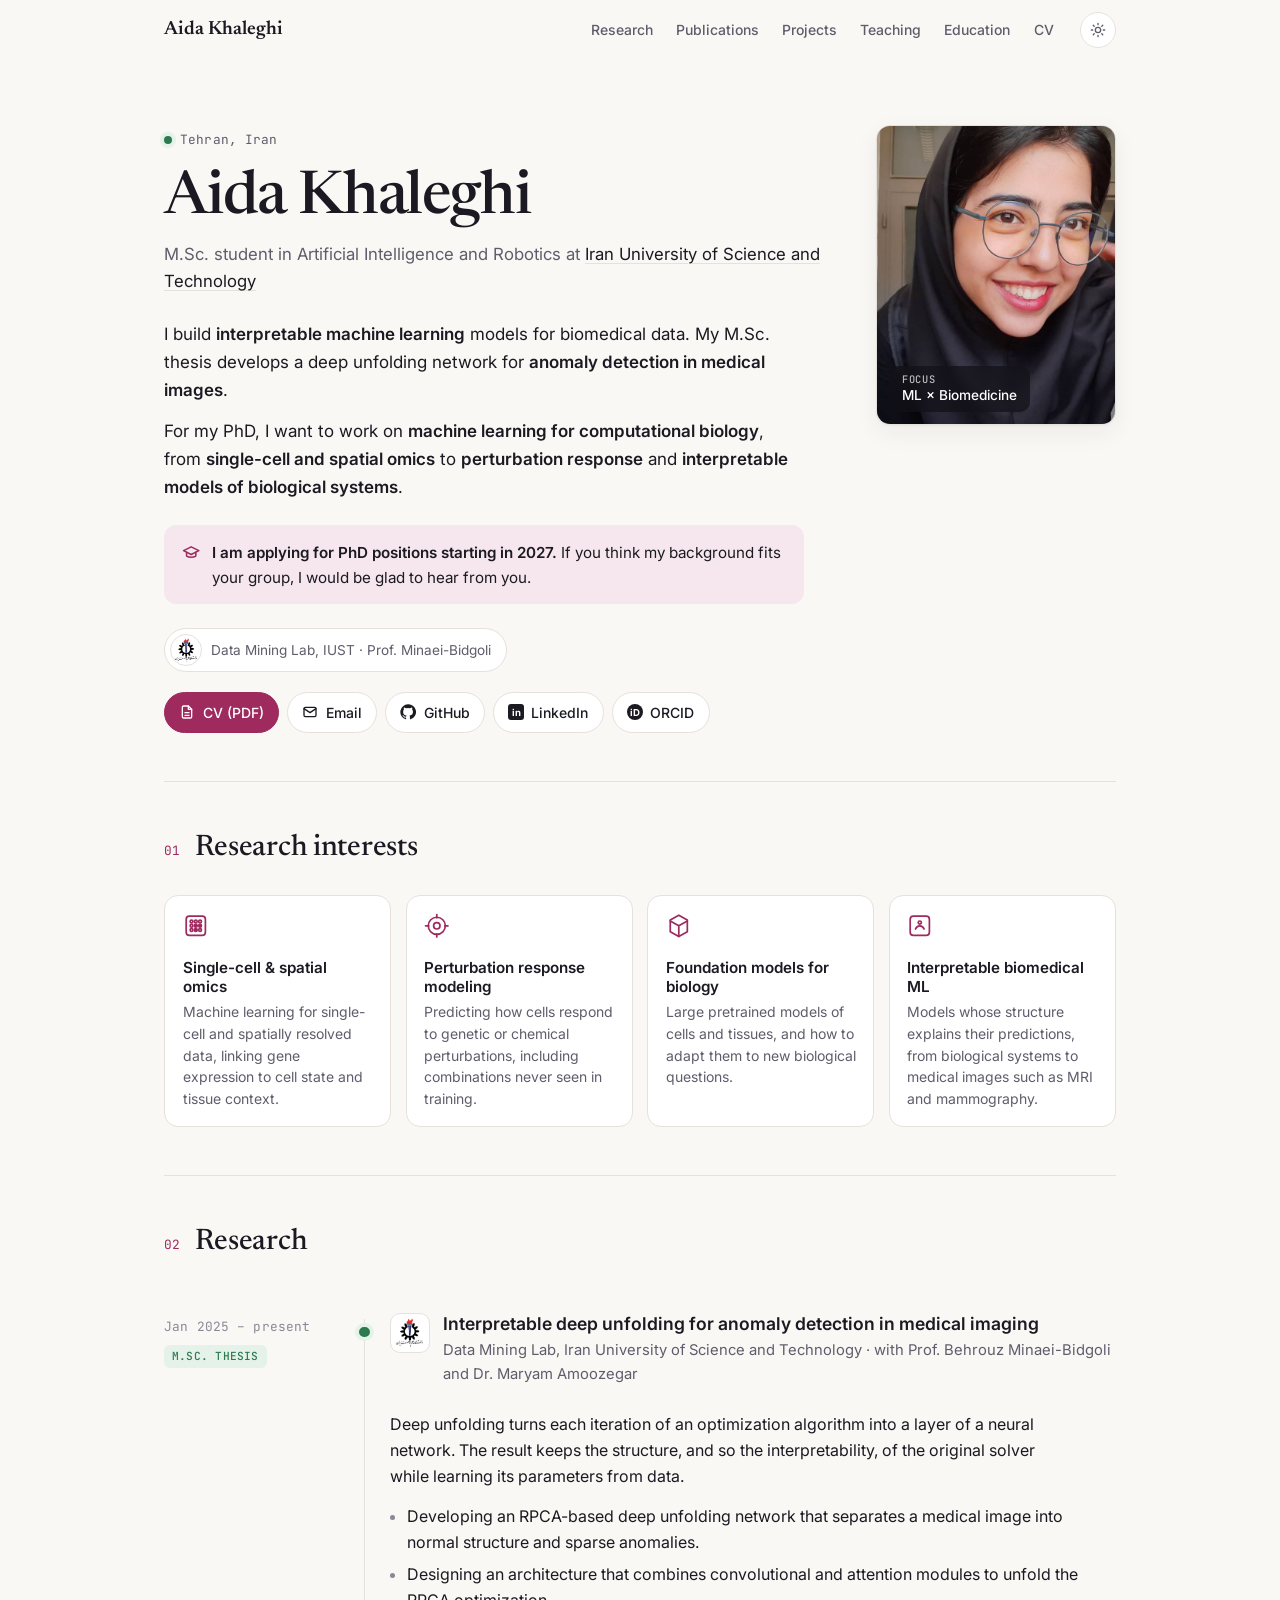
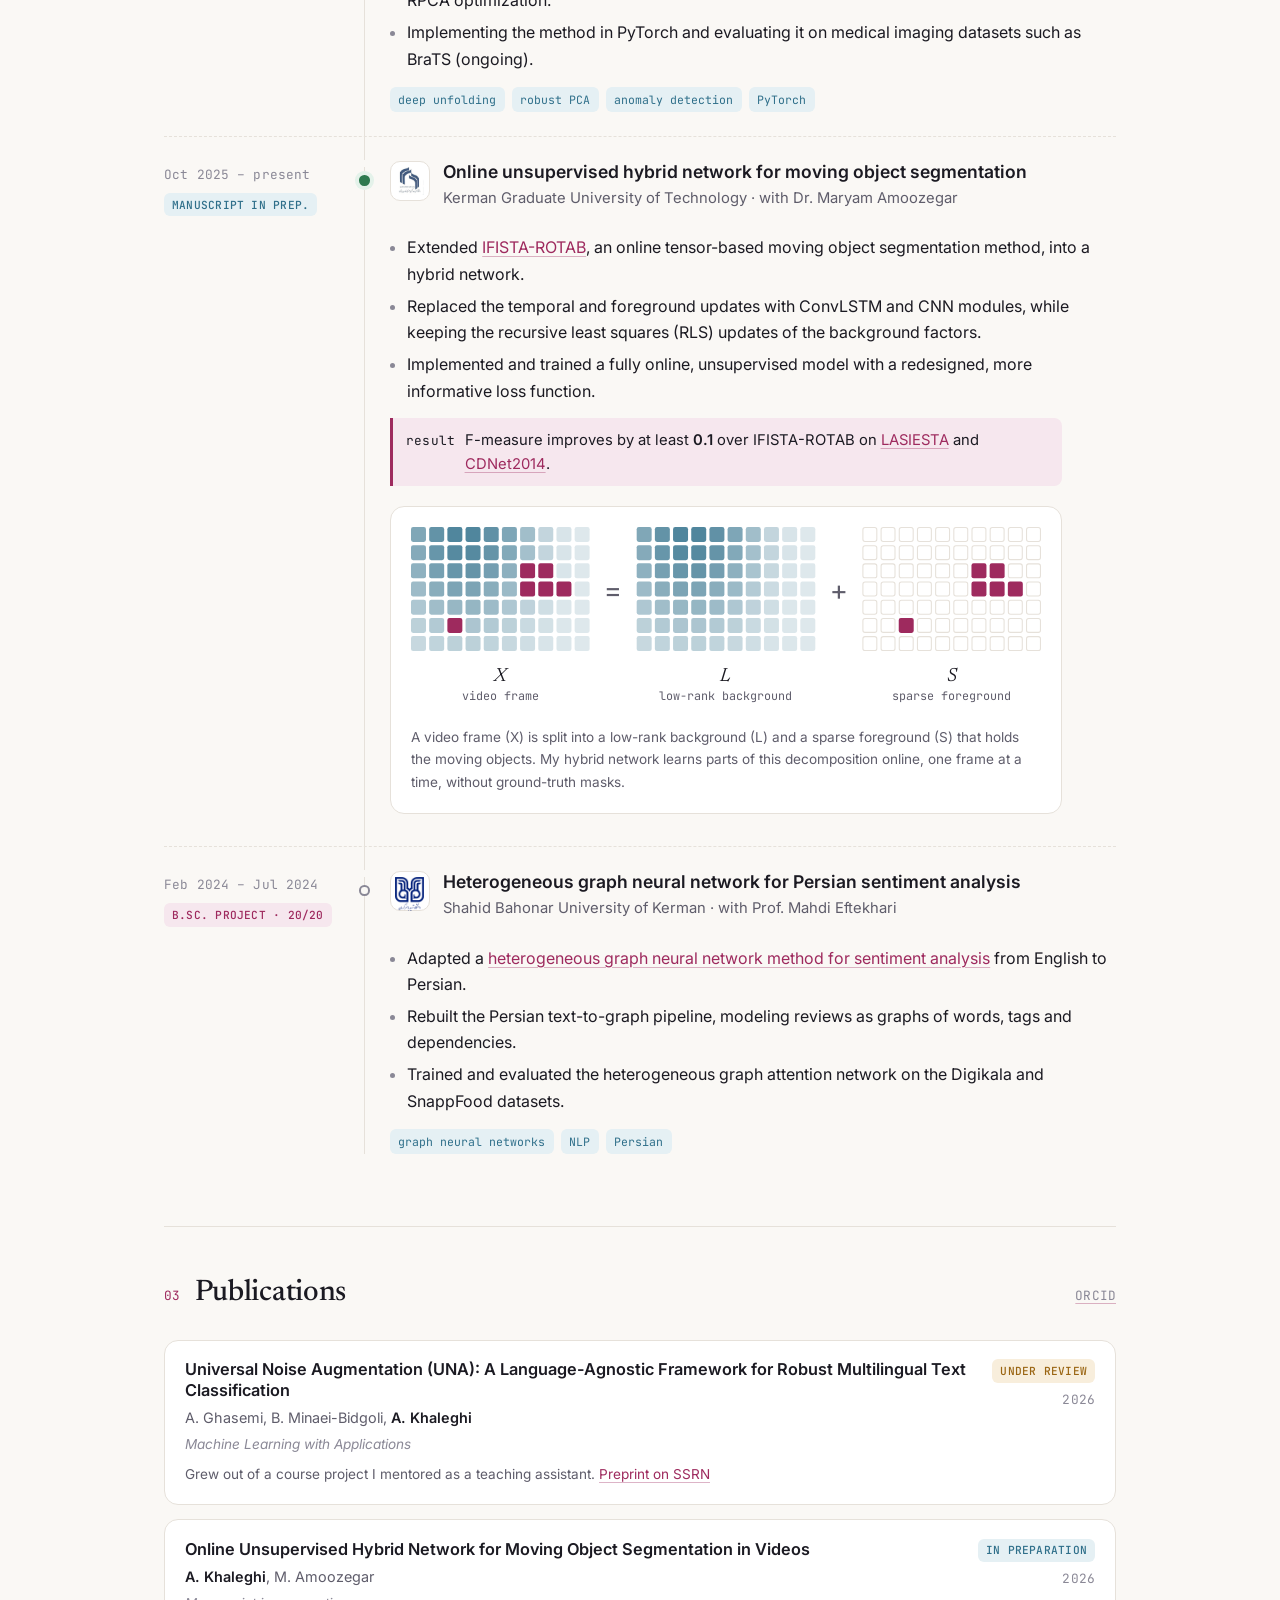
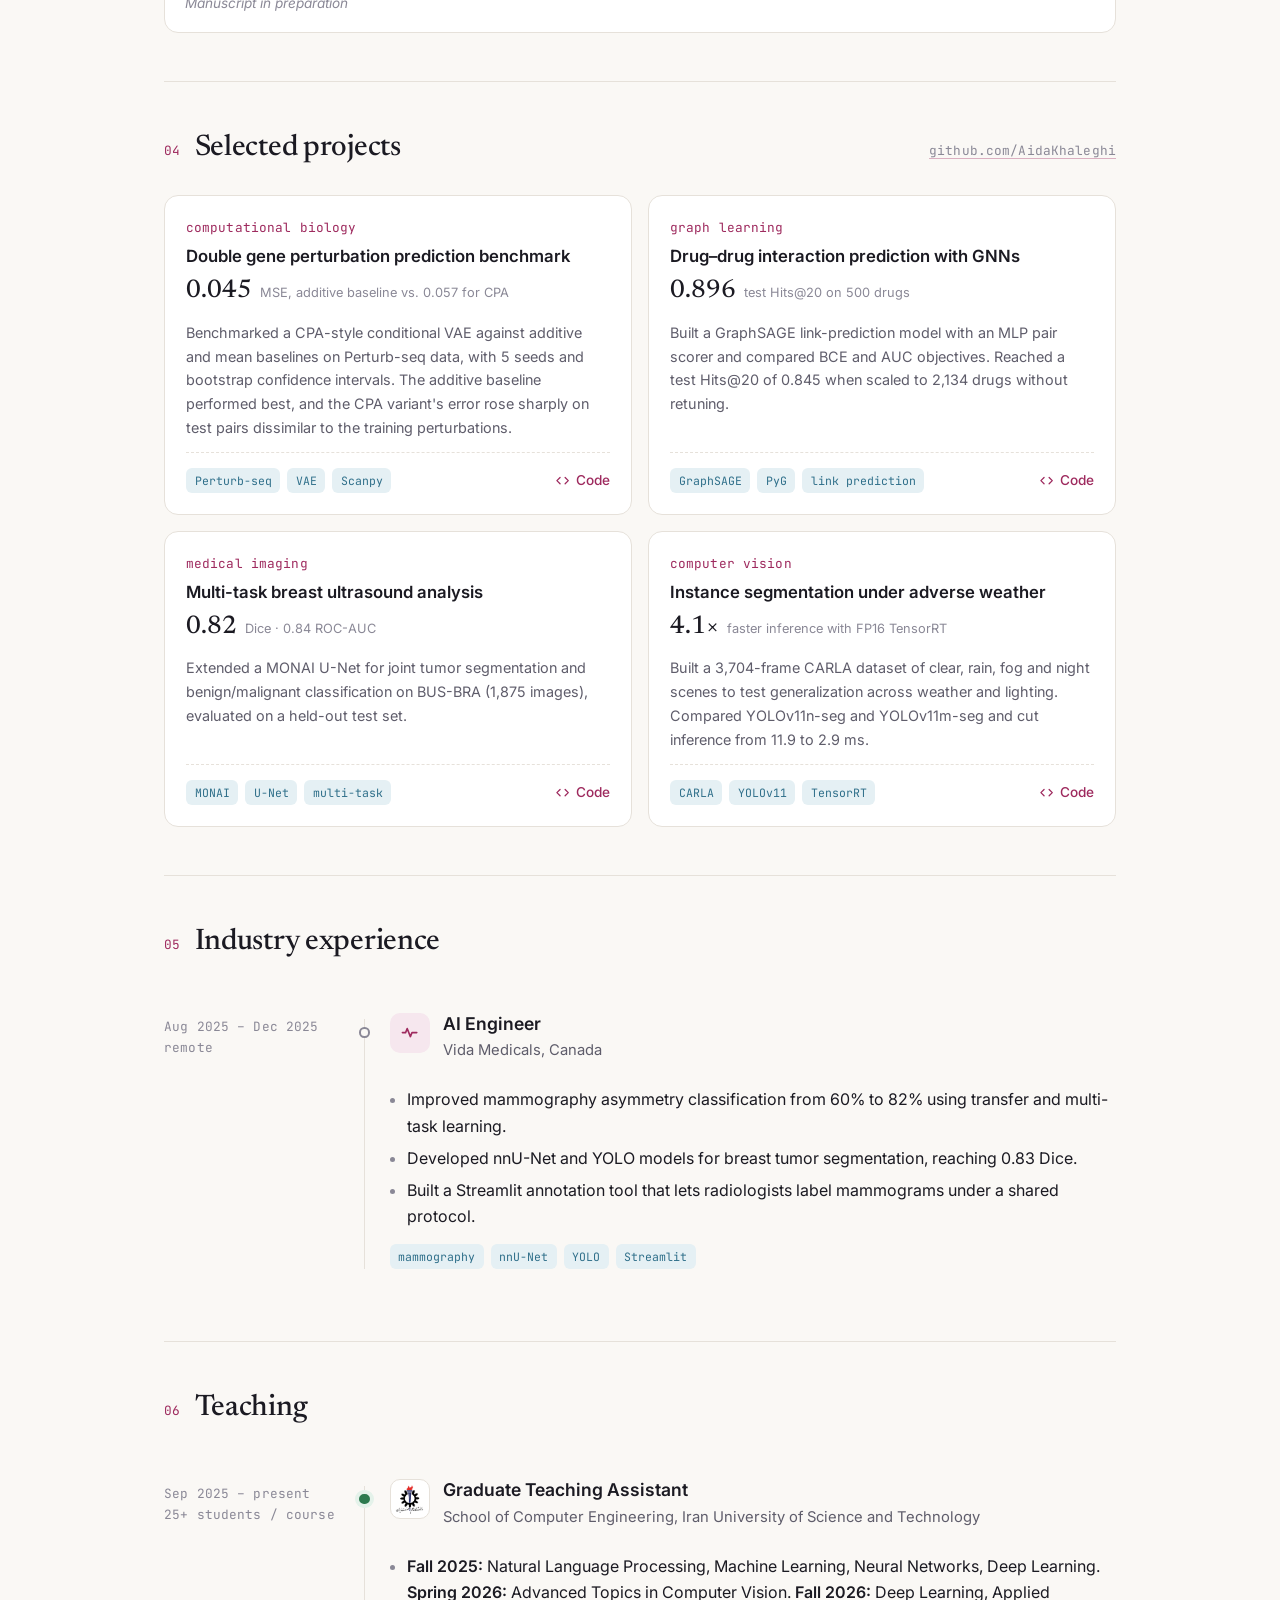
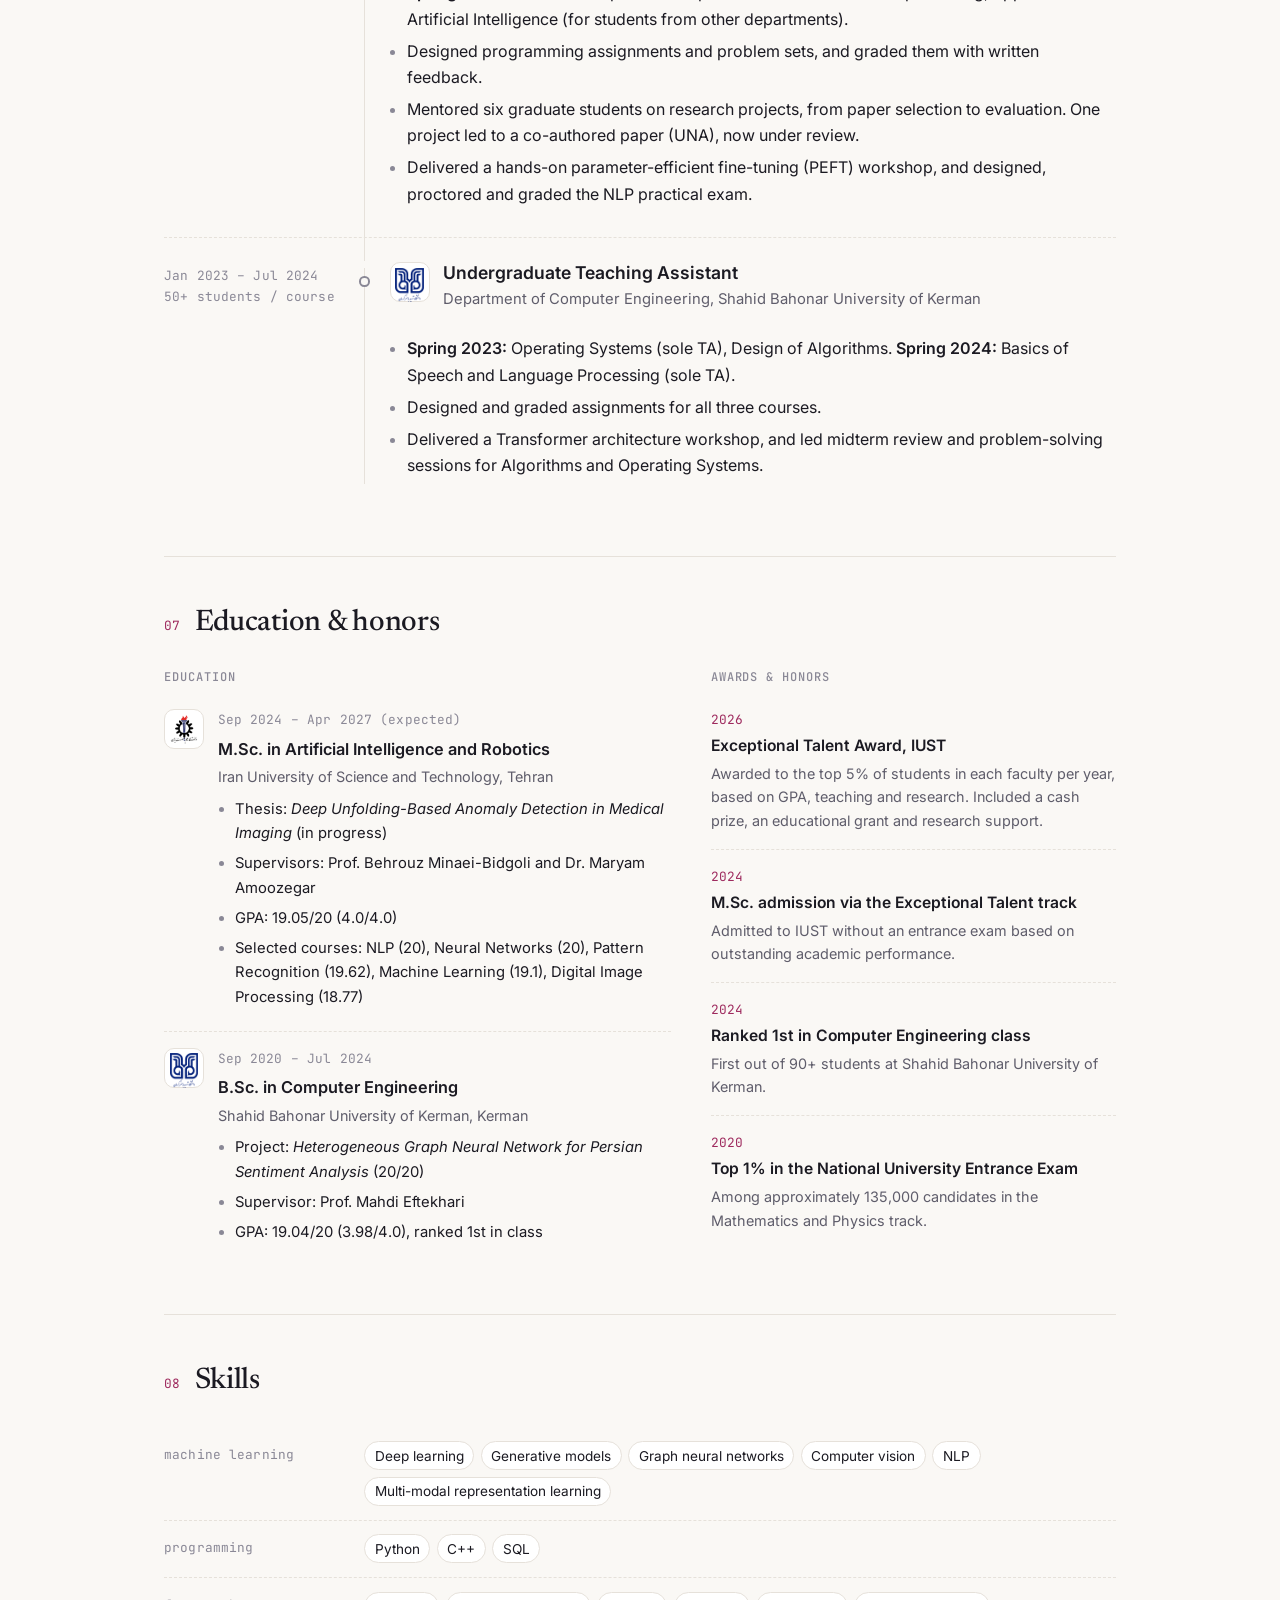
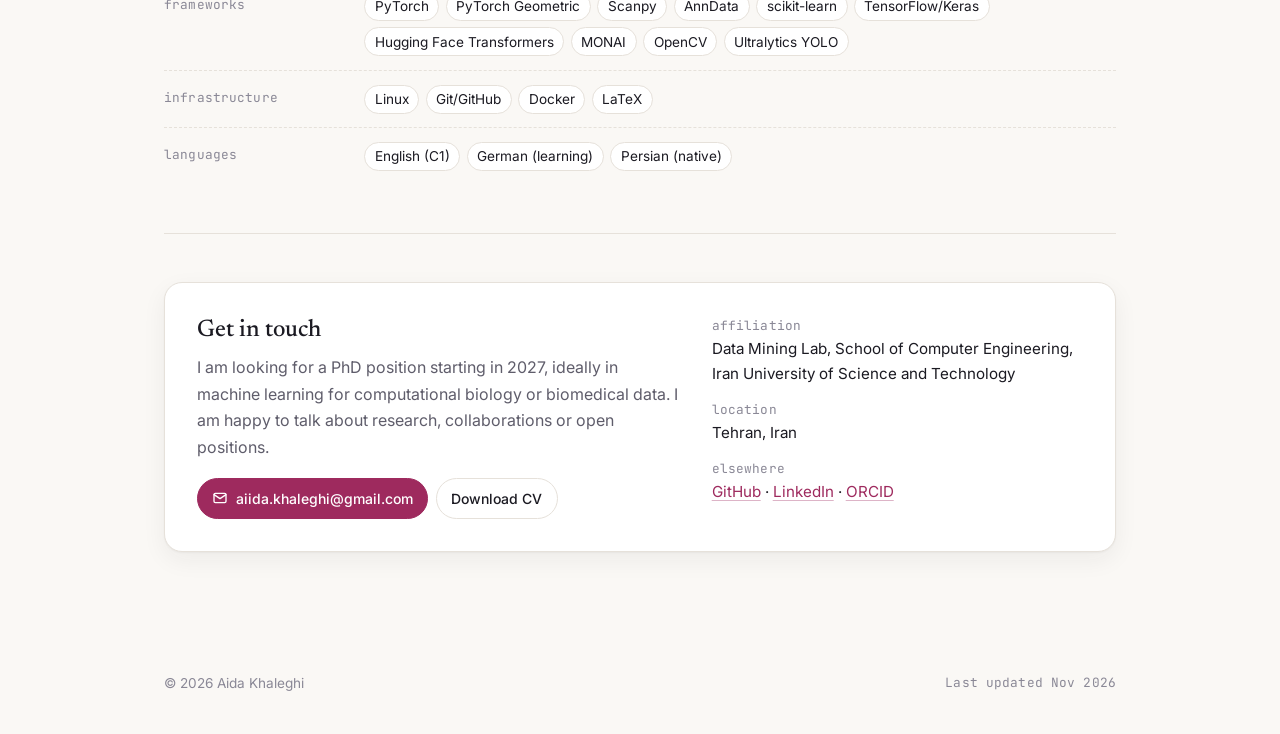
<file: index.html>
<!doctype html>
<html lang="en">
<head>
  <meta charset="utf-8">
  <meta name="viewport" content="width=device-width, initial-scale=1">
  <title>Aida Khaleghi</title>
  <meta name="description" content="Aida Khaleghi: M.Sc. student in Artificial Intelligence and Robotics at Iran University of Science and Technology, working on interpretable machine learning for computational biology and biomedical data. Applying for PhD positions starting in 2027.">
  <meta name="author" content="Aida Khaleghi">
  <meta property="og:title" content="Aida Khaleghi">
  <meta property="og:description" content="M.Sc. student in AI and Robotics working on interpretable machine learning for computational biology and biomedical data. Applying for PhD positions starting in 2027.">
  <meta property="og:type" content="website">
  <meta property="og:url" content="https://aidakhaleghi.github.io/">
  <link rel="canonical" href="https://aidakhaleghi.github.io/">
  <meta name="theme-color" content="#faf8f5" media="(prefers-color-scheme: light)">
  <meta name="theme-color" content="#121118" media="(prefers-color-scheme: dark)">
  <link rel="icon" href="data:image/svg+xml,%3Csvg xmlns='http://www.w3.org/2000/svg' viewBox='0 0 32 32'%3E%3Crect width='32' height='32' rx='8' fill='%239e2a5e'/%3E%3Ctext x='16' y='21.5' font-family='Georgia,serif' font-size='15' font-weight='600' text-anchor='middle' fill='white'%3EAK%3C/text%3E%3C/svg%3E">
  <link rel="preconnect" href="https://fonts.googleapis.com">
  <link rel="preconnect" href="https://fonts.gstatic.com" crossorigin>
  <link rel="stylesheet" href="https://fonts.googleapis.com/css2?family=Inter:wght@400;500;600&family=JetBrains+Mono:wght@400;500&family=Newsreader:ital,opsz,wght@0,6..72,400;0,6..72,500;0,6..72,600;1,6..72,400&display=swap">
  <link rel="stylesheet" href="style.css">
  <script>
    document.documentElement.classList.add("js");
    try {
      var t = localStorage.getItem("theme");
      if (t === "light" || t === "dark") document.documentElement.setAttribute("data-theme", t);
    } catch (e) {}
  </script>
  <script type="application/ld+json">
  {
    "@context": "https://schema.org",
    "@type": "Person",
    "name": "Aida Khaleghi",
    "url": "https://aidakhaleghi.github.io/",
    "email": "mailto:aiida.khaleghi@gmail.com",
    "affiliation": { "@type": "CollegeOrUniversity", "name": "Iran University of Science and Technology" },
    "sameAs": [
      "https://github.com/AidaKhaleghi",
      "https://www.linkedin.com/in/aidakhaleghi",
      "https://orcid.org/0009-0005-0686-1498"
    ]
  }
  </script>
</head>
<body>
  <a class="skip" href="#main">Skip to content</a>

  <header class="site-header">
    <div class="wrap">
      <a class="wordmark" href="#top">Aida Khaleghi</a>
      <nav class="nav" id="nav" aria-label="Main">
        <a href="#research">Research</a>
        <a href="#publications">Publications</a>
        <a href="#projects">Projects</a>
        <a href="#teaching">Teaching</a>
        <a href="#education">Education</a>
        <a href="Aida_Khaleghi_CV.pdf">CV</a>
      </nav>
      <button class="icon-btn theme-toggle" type="button" aria-label="Toggle dark mode">
        <svg class="sun" viewBox="0 0 24 24" fill="none" stroke="currentColor" stroke-width="2" stroke-linecap="round" aria-hidden="true"><circle cx="12" cy="12" r="4"/><path d="M12 2v2M12 20v2M4.9 4.9l1.4 1.4M17.7 17.7l1.4 1.4M2 12h2M20 12h2M4.9 19.1l1.4-1.4M17.7 6.3l1.4-1.4"/></svg>
        <svg class="moon" viewBox="0 0 24 24" fill="none" stroke="currentColor" stroke-width="2" stroke-linecap="round" stroke-linejoin="round" aria-hidden="true"><path d="M21 12.8A9 9 0 1 1 11.2 3a7 7 0 0 0 9.8 9.8z"/></svg>
      </button>
      <button class="icon-btn menu-toggle" type="button" aria-label="Open menu" aria-controls="nav" aria-expanded="false">
        <svg viewBox="0 0 24 24" fill="none" stroke="currentColor" stroke-width="2" stroke-linecap="round" aria-hidden="true"><path d="M4 7h16M4 12h16M4 17h16"/></svg>
      </button>
    </div>
  </header>

  <main id="main">
    <div class="wrap" id="top">

      <!-- ===== About ===== -->
      <section class="hero" id="about" aria-label="About">
        <div>
          <p class="eyebrow mono"><span class="dot" aria-hidden="true"></span>Tehran, Iran</p>
          <h1>Aida Khaleghi</h1>
          <p class="role">M.Sc. student in Artificial Intelligence and Robotics at <a href="https://www.iust.ac.ir/en">Iran University of Science and Technology</a></p>

          <div class="bio">
            <p>I build <strong>interpretable machine learning</strong> models for biomedical data. My M.Sc. thesis develops a deep unfolding network for <strong>anomaly detection in medical images</strong>.</p>
            <p>For my PhD, I want to work on <strong>machine learning for computational biology</strong>, from <strong>single-cell and spatial omics</strong> to <strong>perturbation response</strong> and <strong>interpretable models of biological systems</strong>.</p>
          </div>

          <div class="callout">
            <svg viewBox="0 0 24 24" fill="none" stroke="currentColor" stroke-width="2" stroke-linecap="round" stroke-linejoin="round" aria-hidden="true"><path d="M22 10 12 5 2 10l10 5 10-5z"/><path d="M6 12v5c3 2 9 2 12 0v-5"/></svg>
            <p><strong>I am applying for PhD positions starting in 2027.</strong> If you think my background fits your group, I would be glad to hear from you.</p>
          </div>

          <div class="affils">
            <a class="affil" href="https://www.iust.ac.ir/en">
              <span class="logo"><img src="assets/logos/iust.png" alt="" width="28" height="28"></span>
              <span>Data Mining Lab, IUST · Prof. Minaei-Bidgoli</span>
            </a>
          </div>

          <div class="links">
            <a class="btn primary" href="Aida_Khaleghi_CV.pdf">
              <svg viewBox="0 0 24 24" fill="none" stroke="currentColor" stroke-width="2" stroke-linecap="round" stroke-linejoin="round" aria-hidden="true"><path d="M14 3H7a2 2 0 0 0-2 2v14a2 2 0 0 0 2 2h10a2 2 0 0 0 2-2V8z"/><path d="M14 3v5h5M9 13h6M9 17h6"/></svg>
              CV (PDF)
            </a>
            <a class="btn" href="mailto:aiida.khaleghi@gmail.com">
              <svg viewBox="0 0 24 24" fill="none" stroke="currentColor" stroke-width="2" stroke-linecap="round" stroke-linejoin="round" aria-hidden="true"><rect x="3" y="5" width="18" height="14" rx="2"/><path d="m3 7 9 6 9-6"/></svg>
              Email
            </a>
            <a class="btn" href="https://github.com/AidaKhaleghi">
              <svg viewBox="0 0 24 24" fill="currentColor" aria-hidden="true"><path d="M12 .5a11.5 11.5 0 0 0-3.64 22.41c.58.1.79-.25.79-.56v-2c-3.2.7-3.88-1.37-3.88-1.37-.52-1.33-1.28-1.69-1.28-1.69-1.05-.71.08-.7.08-.7 1.16.08 1.77 1.19 1.77 1.19 1.03 1.77 2.7 1.26 3.36.96.1-.75.4-1.26.73-1.55-2.55-.29-5.24-1.28-5.24-5.69 0-1.26.45-2.29 1.19-3.09-.12-.29-.52-1.46.11-3.05 0 0 .97-.31 3.17 1.18a11 11 0 0 1 5.77 0c2.2-1.49 3.17-1.18 3.17-1.18.63 1.59.23 2.76.11 3.05.74.8 1.19 1.83 1.19 3.09 0 4.42-2.7 5.39-5.26 5.68.41.36.78 1.06.78 2.14v3.17c0 .31.21.67.8.56A11.5 11.5 0 0 0 12 .5z"/></svg>
              GitHub
            </a>
            <a class="btn" href="https://www.linkedin.com/in/aidakhaleghi">
              <span class="glyph" aria-hidden="true"><span>in</span></span>
              LinkedIn
            </a>
            <a class="btn" href="https://orcid.org/0009-0005-0686-1498">
              <span class="glyph" aria-hidden="true" style="border-radius:50%"><span>iD</span></span>
              ORCID
            </a>
          </div>
        </div>

        <figure class="portrait-card">
          <div class="portrait">
            <img src="assets/profile.jpg" alt="Portrait of Aida Khaleghi" onerror="this.remove()">
            <div class="portrait-tag">
              <span class="mono">focus</span>
              <span>ML × Biomedicine</span>
            </div>
          </div>
        </figure>
      </section>

      <!-- ===== Interests ===== -->
      <section class="section reveal" id="interests" aria-labelledby="interests-title">
        <div class="section-head">
          <span class="num mono">01</span>
          <h2 id="interests-title">Research interests</h2>
        </div>
        <div class="interests">
          <div class="interest">
            <svg viewBox="0 0 24 24" fill="none" stroke="currentColor" stroke-width="1.6" stroke-linecap="round" stroke-linejoin="round" aria-hidden="true"><rect x="3" y="3" width="18" height="18" rx="3"/><circle cx="8" cy="8" r="1.3"/><circle cx="12" cy="8" r="1.3"/><circle cx="16" cy="8" r="1.3"/><circle cx="8" cy="12" r="1.3"/><circle cx="12" cy="12" r="1.3" fill="currentColor"/><circle cx="16" cy="12" r="1.3" fill="currentColor"/><circle cx="8" cy="16" r="1.3"/><circle cx="12" cy="16" r="1.3" fill="currentColor"/><circle cx="16" cy="16" r="1.3"/></svg>
            <h3>Single-cell &amp; spatial omics</h3>
            <p>Machine learning for single-cell and spatially resolved data, linking gene expression to cell state and tissue context.</p>
          </div>
          <div class="interest">
            <svg viewBox="0 0 24 24" fill="none" stroke="currentColor" stroke-width="1.6" stroke-linecap="round" stroke-linejoin="round" aria-hidden="true"><circle cx="12" cy="12" r="8"/><circle cx="12" cy="12" r="3"/><path d="M12 1.5v3M12 19.5v3M1.5 12h3M19.5 12h3"/></svg>
            <h3>Perturbation response modeling</h3>
            <p>Predicting how cells respond to genetic or chemical perturbations, including combinations never seen in training.</p>
          </div>
          <div class="interest">
            <svg viewBox="0 0 24 24" fill="none" stroke="currentColor" stroke-width="1.6" stroke-linecap="round" stroke-linejoin="round" aria-hidden="true"><path d="M12 2 4 6.5v11L12 22l8-4.5v-11z"/><path d="M12 12 4 7.5M12 12l8-4.5M12 12v10"/></svg>
            <h3>Foundation models for biology</h3>
            <p>Large pretrained models of cells and tissues, and how to adapt them to new biological questions.</p>
          </div>
          <div class="interest">
            <svg viewBox="0 0 24 24" fill="none" stroke="currentColor" stroke-width="1.6" stroke-linecap="round" stroke-linejoin="round" aria-hidden="true"><rect x="3" y="3" width="18" height="18" rx="3"/><path d="M8 15c1.5-4 6.5-4 8 0"/><circle cx="12" cy="9" r="1.5"/></svg>
            <h3>Interpretable biomedical ML</h3>
            <p>Models whose structure explains their predictions, from biological systems to medical images such as MRI and mammography.</p>
          </div>
        </div>
      </section>

      <!-- ===== Research ===== -->
      <section class="section reveal timeline" id="research" aria-labelledby="research-title">
        <div class="section-head">
          <span class="num mono">02</span>
          <h2 id="research-title">Research</h2>
        </div>

        <article class="entry live">
          <div class="entry-meta mono">Jan 2025 – present<br><span class="badge now">M.Sc. thesis</span></div>
          <div class="body">
            <div class="entry-head">
              <span class="logo"><img src="assets/logos/iust.png" alt="" width="28" height="28"></span>
              <div>
                <h3>Interpretable deep unfolding for anomaly detection in medical imaging</h3>
                <p class="where">Data Mining Lab, Iran University of Science and Technology · with Prof. Behrouz Minaei-Bidgoli and Dr. Maryam Amoozegar</p>
              </div>
            </div>
            <p>Deep unfolding turns each iteration of an optimization algorithm into a layer of a neural network. The result keeps the structure, and so the interpretability, of the original solver while learning its parameters from data.</p>
            <ul>
              <li>Developing an RPCA-based deep unfolding network that separates a medical image into normal structure and sparse anomalies.</li>
              <li>Designing an architecture that combines convolutional and attention modules to unfold the RPCA optimization.</li>
              <li>Implementing the method in PyTorch and evaluating it on medical imaging datasets such as BraTS (ongoing).</li>
            </ul>
            <div class="tags"><span class="tag">deep unfolding</span><span class="tag">robust PCA</span><span class="tag">anomaly detection</span><span class="tag">PyTorch</span></div>
          </div>
        </article>

        <article class="entry live">
          <div class="entry-meta mono">Oct 2025 – present<br><span class="badge prep">manuscript in prep.</span></div>
          <div class="body">
            <div class="entry-head">
              <span class="logo"><img src="assets/logos/kgut.png" alt="" width="28" height="28"></span>
              <div>
                <h3>Online unsupervised hybrid network for moving object segmentation</h3>
                <p class="where">Kerman Graduate University of Technology · with Dr. Maryam Amoozegar</p>
              </div>
            </div>
            <ul>
              <li>Extended <a href="https://doi.org/10.1016/j.knosys.2024.111765">IFISTA-ROTAB</a>, an online tensor-based moving object segmentation method, into a hybrid network.</li>
              <li>Replaced the temporal and foreground updates with ConvLSTM and CNN modules, while keeping the recursive least squares (RLS) updates of the background factors.</li>
              <li>Implemented and trained a fully online, unsupervised model with a redesigned, more informative loss function.</li>
            </ul>
            <p class="result"><span class="mono">result</span><span>F-measure improves by at least <strong>0.1</strong> over IFISTA-ROTAB on <a href="http://gti.ssr.upm.es/data/lasiesta_database.html">LASIESTA</a> and <a href="https://www.kaggle.com/datasets/maamri95/cdnet2014">CDNet2014</a>.</span></p>
            <figure class="figure">
              <svg viewBox="0 0 589 172" role="img" aria-labelledby="fig-title">
      <title id="fig-title">A video frame X shown as the sum of a low-rank background L and a sparse foreground S</title>
      <rect class="cell-tone" style="fill-opacity:0.61" x="0" y="0" width="14" height="14" rx="2"/>
      <rect class="cell-tone" style="fill-opacity:0.75" x="17" y="0" width="14" height="14" rx="2"/>
      <rect class="cell-tone" style="fill-opacity:0.84" x="34" y="0" width="14" height="14" rx="2"/>
      <rect class="cell-tone" style="fill-opacity:0.84" x="51" y="0" width="14" height="14" rx="2"/>
      <rect class="cell-tone" style="fill-opacity:0.76" x="68" y="0" width="14" height="14" rx="2"/>
      <rect class="cell-tone" style="fill-opacity:0.62" x="85" y="0" width="14" height="14" rx="2"/>
      <rect class="cell-tone" style="fill-opacity:0.45" x="102" y="0" width="14" height="14" rx="2"/>
      <rect class="cell-tone" style="fill-opacity:0.29" x="119" y="0" width="14" height="14" rx="2"/>
      <rect class="cell-tone" style="fill-opacity:0.19" x="136" y="0" width="14" height="14" rx="2"/>
      <rect class="cell-tone" style="fill-opacity:0.16" x="153" y="0" width="14" height="14" rx="2"/>
      <rect class="cell-tone" style="fill-opacity:0.59" x="0" y="17" width="14" height="14" rx="2"/>
      <rect class="cell-tone" style="fill-opacity:0.73" x="17" y="17" width="14" height="14" rx="2"/>
      <rect class="cell-tone" style="fill-opacity:0.81" x="34" y="17" width="14" height="14" rx="2"/>
      <rect class="cell-tone" style="fill-opacity:0.81" x="51" y="17" width="14" height="14" rx="2"/>
      <rect class="cell-tone" style="fill-opacity:0.74" x="68" y="17" width="14" height="14" rx="2"/>
      <rect class="cell-tone" style="fill-opacity:0.60" x="85" y="17" width="14" height="14" rx="2"/>
      <rect class="cell-tone" style="fill-opacity:0.44" x="102" y="17" width="14" height="14" rx="2"/>
      <rect class="cell-tone" style="fill-opacity:0.29" x="119" y="17" width="14" height="14" rx="2"/>
      <rect class="cell-tone" style="fill-opacity:0.19" x="136" y="17" width="14" height="14" rx="2"/>
      <rect class="cell-tone" style="fill-opacity:0.16" x="153" y="17" width="14" height="14" rx="2"/>
      <rect class="cell-tone" style="fill-opacity:0.54" x="0" y="34" width="14" height="14" rx="2"/>
      <rect class="cell-tone" style="fill-opacity:0.66" x="17" y="34" width="14" height="14" rx="2"/>
      <rect class="cell-tone" style="fill-opacity:0.73" x="34" y="34" width="14" height="14" rx="2"/>
      <rect class="cell-tone" style="fill-opacity:0.74" x="51" y="34" width="14" height="14" rx="2"/>
      <rect class="cell-tone" style="fill-opacity:0.67" x="68" y="34" width="14" height="14" rx="2"/>
      <rect class="cell-tone" style="fill-opacity:0.55" x="85" y="34" width="14" height="14" rx="2"/>
      <rect class="cell-hot" style="--i:0" x="102" y="34" width="14" height="14" rx="2"/>
      <rect class="cell-hot" style="--i:1" x="119" y="34" width="14" height="14" rx="2"/>
      <rect class="cell-tone" style="fill-opacity:0.18" x="136" y="34" width="14" height="14" rx="2"/>
      <rect class="cell-tone" style="fill-opacity:0.16" x="153" y="34" width="14" height="14" rx="2"/>
      <rect class="cell-tone" style="fill-opacity:0.47" x="0" y="51" width="14" height="14" rx="2"/>
      <rect class="cell-tone" style="fill-opacity:0.57" x="17" y="51" width="14" height="14" rx="2"/>
      <rect class="cell-tone" style="fill-opacity:0.63" x="34" y="51" width="14" height="14" rx="2"/>
      <rect class="cell-tone" style="fill-opacity:0.63" x="51" y="51" width="14" height="14" rx="2"/>
      <rect class="cell-tone" style="fill-opacity:0.57" x="68" y="51" width="14" height="14" rx="2"/>
      <rect class="cell-tone" style="fill-opacity:0.48" x="85" y="51" width="14" height="14" rx="2"/>
      <rect class="cell-hot" style="--i:2" x="102" y="51" width="14" height="14" rx="2"/>
      <rect class="cell-hot" style="--i:3" x="119" y="51" width="14" height="14" rx="2"/>
      <rect class="cell-hot" style="--i:4" x="136" y="51" width="14" height="14" rx="2"/>
      <rect class="cell-tone" style="fill-opacity:0.16" x="153" y="51" width="14" height="14" rx="2"/>
      <rect class="cell-tone" style="fill-opacity:0.39" x="0" y="68" width="14" height="14" rx="2"/>
      <rect class="cell-tone" style="fill-opacity:0.46" x="17" y="68" width="14" height="14" rx="2"/>
      <rect class="cell-tone" style="fill-opacity:0.50" x="34" y="68" width="14" height="14" rx="2"/>
      <rect class="cell-tone" style="fill-opacity:0.51" x="51" y="68" width="14" height="14" rx="2"/>
      <rect class="cell-tone" style="fill-opacity:0.47" x="68" y="68" width="14" height="14" rx="2"/>
      <rect class="cell-tone" style="fill-opacity:0.39" x="85" y="68" width="14" height="14" rx="2"/>
      <rect class="cell-tone" style="fill-opacity:0.31" x="102" y="68" width="14" height="14" rx="2"/>
      <rect class="cell-tone" style="fill-opacity:0.23" x="119" y="68" width="14" height="14" rx="2"/>
      <rect class="cell-tone" style="fill-opacity:0.17" x="136" y="68" width="14" height="14" rx="2"/>
      <rect class="cell-tone" style="fill-opacity:0.16" x="153" y="68" width="14" height="14" rx="2"/>
      <rect class="cell-tone" style="fill-opacity:0.32" x="0" y="85" width="14" height="14" rx="2"/>
      <rect class="cell-tone" style="fill-opacity:0.37" x="17" y="85" width="14" height="14" rx="2"/>
      <rect class="cell-hot" style="--i:5" x="34" y="85" width="14" height="14" rx="2"/>
      <rect class="cell-tone" style="fill-opacity:0.40" x="51" y="85" width="14" height="14" rx="2"/>
      <rect class="cell-tone" style="fill-opacity:0.37" x="68" y="85" width="14" height="14" rx="2"/>
      <rect class="cell-tone" style="fill-opacity:0.32" x="85" y="85" width="14" height="14" rx="2"/>
      <rect class="cell-tone" style="fill-opacity:0.26" x="102" y="85" width="14" height="14" rx="2"/>
      <rect class="cell-tone" style="fill-opacity:0.21" x="119" y="85" width="14" height="14" rx="2"/>
      <rect class="cell-tone" style="fill-opacity:0.17" x="136" y="85" width="14" height="14" rx="2"/>
      <rect class="cell-tone" style="fill-opacity:0.16" x="153" y="85" width="14" height="14" rx="2"/>
      <rect class="cell-tone" style="fill-opacity:0.27" x="0" y="102" width="14" height="14" rx="2"/>
      <rect class="cell-tone" style="fill-opacity:0.30" x="17" y="102" width="14" height="14" rx="2"/>
      <rect class="cell-tone" style="fill-opacity:0.32" x="34" y="102" width="14" height="14" rx="2"/>
      <rect class="cell-tone" style="fill-opacity:0.32" x="51" y="102" width="14" height="14" rx="2"/>
      <rect class="cell-tone" style="fill-opacity:0.30" x="68" y="102" width="14" height="14" rx="2"/>
      <rect class="cell-tone" style="fill-opacity:0.27" x="85" y="102" width="14" height="14" rx="2"/>
      <rect class="cell-tone" style="fill-opacity:0.23" x="102" y="102" width="14" height="14" rx="2"/>
      <rect class="cell-tone" style="fill-opacity:0.19" x="119" y="102" width="14" height="14" rx="2"/>
      <rect class="cell-tone" style="fill-opacity:0.17" x="136" y="102" width="14" height="14" rx="2"/>
      <rect class="cell-tone" style="fill-opacity:0.16" x="153" y="102" width="14" height="14" rx="2"/>
      <rect class="cell-tone" style="fill-opacity:0.61" x="211" y="0" width="14" height="14" rx="2"/>
      <rect class="cell-tone" style="fill-opacity:0.75" x="228" y="0" width="14" height="14" rx="2"/>
      <rect class="cell-tone" style="fill-opacity:0.84" x="245" y="0" width="14" height="14" rx="2"/>
      <rect class="cell-tone" style="fill-opacity:0.84" x="262" y="0" width="14" height="14" rx="2"/>
      <rect class="cell-tone" style="fill-opacity:0.76" x="279" y="0" width="14" height="14" rx="2"/>
      <rect class="cell-tone" style="fill-opacity:0.62" x="296" y="0" width="14" height="14" rx="2"/>
      <rect class="cell-tone" style="fill-opacity:0.45" x="313" y="0" width="14" height="14" rx="2"/>
      <rect class="cell-tone" style="fill-opacity:0.29" x="330" y="0" width="14" height="14" rx="2"/>
      <rect class="cell-tone" style="fill-opacity:0.19" x="347" y="0" width="14" height="14" rx="2"/>
      <rect class="cell-tone" style="fill-opacity:0.16" x="364" y="0" width="14" height="14" rx="2"/>
      <rect class="cell-tone" style="fill-opacity:0.59" x="211" y="17" width="14" height="14" rx="2"/>
      <rect class="cell-tone" style="fill-opacity:0.73" x="228" y="17" width="14" height="14" rx="2"/>
      <rect class="cell-tone" style="fill-opacity:0.81" x="245" y="17" width="14" height="14" rx="2"/>
      <rect class="cell-tone" style="fill-opacity:0.81" x="262" y="17" width="14" height="14" rx="2"/>
      <rect class="cell-tone" style="fill-opacity:0.74" x="279" y="17" width="14" height="14" rx="2"/>
      <rect class="cell-tone" style="fill-opacity:0.60" x="296" y="17" width="14" height="14" rx="2"/>
      <rect class="cell-tone" style="fill-opacity:0.44" x="313" y="17" width="14" height="14" rx="2"/>
      <rect class="cell-tone" style="fill-opacity:0.29" x="330" y="17" width="14" height="14" rx="2"/>
      <rect class="cell-tone" style="fill-opacity:0.19" x="347" y="17" width="14" height="14" rx="2"/>
      <rect class="cell-tone" style="fill-opacity:0.16" x="364" y="17" width="14" height="14" rx="2"/>
      <rect class="cell-tone" style="fill-opacity:0.54" x="211" y="34" width="14" height="14" rx="2"/>
      <rect class="cell-tone" style="fill-opacity:0.66" x="228" y="34" width="14" height="14" rx="2"/>
      <rect class="cell-tone" style="fill-opacity:0.73" x="245" y="34" width="14" height="14" rx="2"/>
      <rect class="cell-tone" style="fill-opacity:0.74" x="262" y="34" width="14" height="14" rx="2"/>
      <rect class="cell-tone" style="fill-opacity:0.67" x="279" y="34" width="14" height="14" rx="2"/>
      <rect class="cell-tone" style="fill-opacity:0.55" x="296" y="34" width="14" height="14" rx="2"/>
      <rect class="cell-tone" style="fill-opacity:0.41" x="313" y="34" width="14" height="14" rx="2"/>
      <rect class="cell-tone" style="fill-opacity:0.27" x="330" y="34" width="14" height="14" rx="2"/>
      <rect class="cell-tone" style="fill-opacity:0.18" x="347" y="34" width="14" height="14" rx="2"/>
      <rect class="cell-tone" style="fill-opacity:0.16" x="364" y="34" width="14" height="14" rx="2"/>
      <rect class="cell-tone" style="fill-opacity:0.47" x="211" y="51" width="14" height="14" rx="2"/>
      <rect class="cell-tone" style="fill-opacity:0.57" x="228" y="51" width="14" height="14" rx="2"/>
      <rect class="cell-tone" style="fill-opacity:0.63" x="245" y="51" width="14" height="14" rx="2"/>
      <rect class="cell-tone" style="fill-opacity:0.63" x="262" y="51" width="14" height="14" rx="2"/>
      <rect class="cell-tone" style="fill-opacity:0.57" x="279" y="51" width="14" height="14" rx="2"/>
      <rect class="cell-tone" style="fill-opacity:0.48" x="296" y="51" width="14" height="14" rx="2"/>
      <rect class="cell-tone" style="fill-opacity:0.36" x="313" y="51" width="14" height="14" rx="2"/>
      <rect class="cell-tone" style="fill-opacity:0.25" x="330" y="51" width="14" height="14" rx="2"/>
      <rect class="cell-tone" style="fill-opacity:0.18" x="347" y="51" width="14" height="14" rx="2"/>
      <rect class="cell-tone" style="fill-opacity:0.16" x="364" y="51" width="14" height="14" rx="2"/>
      <rect class="cell-tone" style="fill-opacity:0.39" x="211" y="68" width="14" height="14" rx="2"/>
      <rect class="cell-tone" style="fill-opacity:0.46" x="228" y="68" width="14" height="14" rx="2"/>
      <rect class="cell-tone" style="fill-opacity:0.50" x="245" y="68" width="14" height="14" rx="2"/>
      <rect class="cell-tone" style="fill-opacity:0.51" x="262" y="68" width="14" height="14" rx="2"/>
      <rect class="cell-tone" style="fill-opacity:0.47" x="279" y="68" width="14" height="14" rx="2"/>
      <rect class="cell-tone" style="fill-opacity:0.39" x="296" y="68" width="14" height="14" rx="2"/>
      <rect class="cell-tone" style="fill-opacity:0.31" x="313" y="68" width="14" height="14" rx="2"/>
      <rect class="cell-tone" style="fill-opacity:0.23" x="330" y="68" width="14" height="14" rx="2"/>
      <rect class="cell-tone" style="fill-opacity:0.17" x="347" y="68" width="14" height="14" rx="2"/>
      <rect class="cell-tone" style="fill-opacity:0.16" x="364" y="68" width="14" height="14" rx="2"/>
      <rect class="cell-tone" style="fill-opacity:0.32" x="211" y="85" width="14" height="14" rx="2"/>
      <rect class="cell-tone" style="fill-opacity:0.37" x="228" y="85" width="14" height="14" rx="2"/>
      <rect class="cell-tone" style="fill-opacity:0.40" x="245" y="85" width="14" height="14" rx="2"/>
      <rect class="cell-tone" style="fill-opacity:0.40" x="262" y="85" width="14" height="14" rx="2"/>
      <rect class="cell-tone" style="fill-opacity:0.37" x="279" y="85" width="14" height="14" rx="2"/>
      <rect class="cell-tone" style="fill-opacity:0.32" x="296" y="85" width="14" height="14" rx="2"/>
      <rect class="cell-tone" style="fill-opacity:0.26" x="313" y="85" width="14" height="14" rx="2"/>
      <rect class="cell-tone" style="fill-opacity:0.21" x="330" y="85" width="14" height="14" rx="2"/>
      <rect class="cell-tone" style="fill-opacity:0.17" x="347" y="85" width="14" height="14" rx="2"/>
      <rect class="cell-tone" style="fill-opacity:0.16" x="364" y="85" width="14" height="14" rx="2"/>
      <rect class="cell-tone" style="fill-opacity:0.27" x="211" y="102" width="14" height="14" rx="2"/>
      <rect class="cell-tone" style="fill-opacity:0.30" x="228" y="102" width="14" height="14" rx="2"/>
      <rect class="cell-tone" style="fill-opacity:0.32" x="245" y="102" width="14" height="14" rx="2"/>
      <rect class="cell-tone" style="fill-opacity:0.32" x="262" y="102" width="14" height="14" rx="2"/>
      <rect class="cell-tone" style="fill-opacity:0.30" x="279" y="102" width="14" height="14" rx="2"/>
      <rect class="cell-tone" style="fill-opacity:0.27" x="296" y="102" width="14" height="14" rx="2"/>
      <rect class="cell-tone" style="fill-opacity:0.23" x="313" y="102" width="14" height="14" rx="2"/>
      <rect class="cell-tone" style="fill-opacity:0.19" x="330" y="102" width="14" height="14" rx="2"/>
      <rect class="cell-tone" style="fill-opacity:0.17" x="347" y="102" width="14" height="14" rx="2"/>
      <rect class="cell-tone" style="fill-opacity:0.16" x="364" y="102" width="14" height="14" rx="2"/>
      <rect class="cell-empty" x="422.5" y="0.5" width="13" height="13" rx="2"/>
      <rect class="cell-empty" x="439.5" y="0.5" width="13" height="13" rx="2"/>
      <rect class="cell-empty" x="456.5" y="0.5" width="13" height="13" rx="2"/>
      <rect class="cell-empty" x="473.5" y="0.5" width="13" height="13" rx="2"/>
      <rect class="cell-empty" x="490.5" y="0.5" width="13" height="13" rx="2"/>
      <rect class="cell-empty" x="507.5" y="0.5" width="13" height="13" rx="2"/>
      <rect class="cell-empty" x="524.5" y="0.5" width="13" height="13" rx="2"/>
      <rect class="cell-empty" x="541.5" y="0.5" width="13" height="13" rx="2"/>
      <rect class="cell-empty" x="558.5" y="0.5" width="13" height="13" rx="2"/>
      <rect class="cell-empty" x="575.5" y="0.5" width="13" height="13" rx="2"/>
      <rect class="cell-empty" x="422.5" y="17.5" width="13" height="13" rx="2"/>
      <rect class="cell-empty" x="439.5" y="17.5" width="13" height="13" rx="2"/>
      <rect class="cell-empty" x="456.5" y="17.5" width="13" height="13" rx="2"/>
      <rect class="cell-empty" x="473.5" y="17.5" width="13" height="13" rx="2"/>
      <rect class="cell-empty" x="490.5" y="17.5" width="13" height="13" rx="2"/>
      <rect class="cell-empty" x="507.5" y="17.5" width="13" height="13" rx="2"/>
      <rect class="cell-empty" x="524.5" y="17.5" width="13" height="13" rx="2"/>
      <rect class="cell-empty" x="541.5" y="17.5" width="13" height="13" rx="2"/>
      <rect class="cell-empty" x="558.5" y="17.5" width="13" height="13" rx="2"/>
      <rect class="cell-empty" x="575.5" y="17.5" width="13" height="13" rx="2"/>
      <rect class="cell-empty" x="422.5" y="34.5" width="13" height="13" rx="2"/>
      <rect class="cell-empty" x="439.5" y="34.5" width="13" height="13" rx="2"/>
      <rect class="cell-empty" x="456.5" y="34.5" width="13" height="13" rx="2"/>
      <rect class="cell-empty" x="473.5" y="34.5" width="13" height="13" rx="2"/>
      <rect class="cell-empty" x="490.5" y="34.5" width="13" height="13" rx="2"/>
      <rect class="cell-empty" x="507.5" y="34.5" width="13" height="13" rx="2"/>
      <rect class="cell-hot" style="--i:0" x="524" y="34" width="14" height="14" rx="2"/>
      <rect class="cell-hot" style="--i:1" x="541" y="34" width="14" height="14" rx="2"/>
      <rect class="cell-empty" x="558.5" y="34.5" width="13" height="13" rx="2"/>
      <rect class="cell-empty" x="575.5" y="34.5" width="13" height="13" rx="2"/>
      <rect class="cell-empty" x="422.5" y="51.5" width="13" height="13" rx="2"/>
      <rect class="cell-empty" x="439.5" y="51.5" width="13" height="13" rx="2"/>
      <rect class="cell-empty" x="456.5" y="51.5" width="13" height="13" rx="2"/>
      <rect class="cell-empty" x="473.5" y="51.5" width="13" height="13" rx="2"/>
      <rect class="cell-empty" x="490.5" y="51.5" width="13" height="13" rx="2"/>
      <rect class="cell-empty" x="507.5" y="51.5" width="13" height="13" rx="2"/>
      <rect class="cell-hot" style="--i:2" x="524" y="51" width="14" height="14" rx="2"/>
      <rect class="cell-hot" style="--i:3" x="541" y="51" width="14" height="14" rx="2"/>
      <rect class="cell-hot" style="--i:4" x="558" y="51" width="14" height="14" rx="2"/>
      <rect class="cell-empty" x="575.5" y="51.5" width="13" height="13" rx="2"/>
      <rect class="cell-empty" x="422.5" y="68.5" width="13" height="13" rx="2"/>
      <rect class="cell-empty" x="439.5" y="68.5" width="13" height="13" rx="2"/>
      <rect class="cell-empty" x="456.5" y="68.5" width="13" height="13" rx="2"/>
      <rect class="cell-empty" x="473.5" y="68.5" width="13" height="13" rx="2"/>
      <rect class="cell-empty" x="490.5" y="68.5" width="13" height="13" rx="2"/>
      <rect class="cell-empty" x="507.5" y="68.5" width="13" height="13" rx="2"/>
      <rect class="cell-empty" x="524.5" y="68.5" width="13" height="13" rx="2"/>
      <rect class="cell-empty" x="541.5" y="68.5" width="13" height="13" rx="2"/>
      <rect class="cell-empty" x="558.5" y="68.5" width="13" height="13" rx="2"/>
      <rect class="cell-empty" x="575.5" y="68.5" width="13" height="13" rx="2"/>
      <rect class="cell-empty" x="422.5" y="85.5" width="13" height="13" rx="2"/>
      <rect class="cell-empty" x="439.5" y="85.5" width="13" height="13" rx="2"/>
      <rect class="cell-hot" style="--i:5" x="456" y="85" width="14" height="14" rx="2"/>
      <rect class="cell-empty" x="473.5" y="85.5" width="13" height="13" rx="2"/>
      <rect class="cell-empty" x="490.5" y="85.5" width="13" height="13" rx="2"/>
      <rect class="cell-empty" x="507.5" y="85.5" width="13" height="13" rx="2"/>
      <rect class="cell-empty" x="524.5" y="85.5" width="13" height="13" rx="2"/>
      <rect class="cell-empty" x="541.5" y="85.5" width="13" height="13" rx="2"/>
      <rect class="cell-empty" x="558.5" y="85.5" width="13" height="13" rx="2"/>
      <rect class="cell-empty" x="575.5" y="85.5" width="13" height="13" rx="2"/>
      <rect class="cell-empty" x="422.5" y="102.5" width="13" height="13" rx="2"/>
      <rect class="cell-empty" x="439.5" y="102.5" width="13" height="13" rx="2"/>
      <rect class="cell-empty" x="456.5" y="102.5" width="13" height="13" rx="2"/>
      <rect class="cell-empty" x="473.5" y="102.5" width="13" height="13" rx="2"/>
      <rect class="cell-empty" x="490.5" y="102.5" width="13" height="13" rx="2"/>
      <rect class="cell-empty" x="507.5" y="102.5" width="13" height="13" rx="2"/>
      <rect class="cell-empty" x="524.5" y="102.5" width="13" height="13" rx="2"/>
      <rect class="cell-empty" x="541.5" y="102.5" width="13" height="13" rx="2"/>
      <rect class="cell-empty" x="558.5" y="102.5" width="13" height="13" rx="2"/>
      <rect class="cell-empty" x="575.5" y="102.5" width="13" height="13" rx="2"/>
      <text class="fig-symbol" x="189.0" y="68.0" text-anchor="middle">=</text>
      <text class="fig-symbol" x="400.0" y="68.0" text-anchor="middle">+</text>
      <text class="fig-name" x="83.5" y="144" text-anchor="middle">X</text><text class="fig-label" x="83.5" y="162" text-anchor="middle">video frame</text>
      <text class="fig-name" x="294.5" y="144" text-anchor="middle">L</text><text class="fig-label" x="294.5" y="162" text-anchor="middle">low-rank background</text>
      <text class="fig-name" x="505.5" y="144" text-anchor="middle">S</text><text class="fig-label" x="505.5" y="162" text-anchor="middle">sparse foreground</text>
    </svg>
              <figcaption>A video frame (X) is split into a low-rank background (L) and a sparse foreground (S) that holds the moving objects. My hybrid network learns parts of this decomposition online, one frame at a time, without ground-truth masks.</figcaption>
            </figure>
          </div>
        </article>

        <article class="entry">
          <div class="entry-meta mono">Feb 2024 – Jul 2024<br><span class="badge">B.Sc. project · 20/20</span></div>
          <div class="body">
            <div class="entry-head">
              <span class="logo"><img src="assets/logos/sbuk.png" alt="" width="28" height="28"></span>
              <div>
                <h3>Heterogeneous graph neural network for Persian sentiment analysis</h3>
                <p class="where">Shahid Bahonar University of Kerman · with Prof. Mahdi Eftekhari</p>
              </div>
            </div>
            <ul>
              <li>Adapted a <a href="https://doi.org/10.1109/AISP61396.2024.10475238">heterogeneous graph neural network method for sentiment analysis</a> from English to Persian.</li>
              <li>Rebuilt the Persian text-to-graph pipeline, modeling reviews as graphs of words, tags and dependencies.</li>
              <li>Trained and evaluated the heterogeneous graph attention network on the Digikala and SnappFood datasets.</li>
            </ul>
            <div class="tags"><span class="tag">graph neural networks</span><span class="tag">NLP</span><span class="tag">Persian</span></div>
          </div>
        </article>
      </section>

      <!-- ===== Publications ===== -->
      <section class="section reveal" id="publications" aria-labelledby="pubs-title">
        <div class="section-head">
          <span class="num mono">03</span>
          <h2 id="pubs-title">Publications</h2>
          <span class="aside mono"><a href="https://orcid.org/0009-0005-0686-1498">ORCID</a></span>
        </div>
        <div class="pubs">
          <article class="pub">
            <div>
              <h3>Universal Noise Augmentation (UNA): A Language-Agnostic Framework for Robust Multilingual Text Classification</h3>
              <p class="authors">A. Ghasemi, B. Minaei-Bidgoli, <strong>A. Khaleghi</strong></p>
              <p class="venue">Machine Learning with Applications</p>
              <p class="note">Grew out of a course project I mentored as a teaching assistant. <a href="https://papers.ssrn.com/sol3/papers.cfm?abstract_id=7513373">Preprint on SSRN</a></p>
            </div>
            <div class="side"><span class="badge review">under review</span><span class="year mono">2026</span></div>
          </article>
          <article class="pub">
            <div>
              <h3>Online Unsupervised Hybrid Network for Moving Object Segmentation in Videos</h3>
              <p class="authors"><strong>A. Khaleghi</strong>, M. Amoozegar</p>
              <p class="venue">Manuscript in preparation</p>
            </div>
            <div class="side"><span class="badge prep">in preparation</span><span class="year mono">2026</span></div>
          </article>
        </div>
      </section>

      <!-- ===== Projects ===== -->
      <section class="section reveal" id="projects" aria-labelledby="projects-title">
        <div class="section-head">
          <span class="num mono">04</span>
          <h2 id="projects-title">Selected projects</h2>
          <span class="aside mono"><a href="https://github.com/AidaKhaleghi">github.com/AidaKhaleghi</a></span>
        </div>
        <div class="projects">
          <article class="project">
            <div class="kind mono">computational biology</div>
            <h3>Double gene perturbation prediction benchmark</h3>
            <div class="metric"><b>0.045</b><span>MSE, additive baseline vs. 0.057 for CPA</span></div>
            <p>Benchmarked a CPA-style conditional VAE against additive and mean baselines on Perturb-seq data, with 5 seeds and bootstrap confidence intervals. The additive baseline performed best, and the CPA variant's error rose sharply on test pairs dissimilar to the training perturbations.</p>
            <div class="foot">
              <div class="tags"><span class="tag">Perturb-seq</span><span class="tag">VAE</span><span class="tag">Scanpy</span></div>
              <a class="code-link" href="https://github.com/AidaKhaleghi/Perturbench"><svg viewBox="0 0 24 24" fill="none" stroke="currentColor" stroke-width="2" stroke-linecap="round" stroke-linejoin="round" aria-hidden="true"><path d="m8 7-5 5 5 5M16 7l5 5-5 5"/></svg>Code</a>
            </div>
          </article>
          <article class="project">
            <div class="kind mono">graph learning</div>
            <h3>Drug–drug interaction prediction with GNNs</h3>
            <div class="metric"><b>0.896</b><span>test Hits@20 on 500 drugs</span></div>
            <p>Built a GraphSAGE link-prediction model with an MLP pair scorer and compared BCE and AUC objectives. Reached a test Hits@20 of 0.845 when scaled to 2,134 drugs without retuning.</p>
            <div class="foot">
              <div class="tags"><span class="tag">GraphSAGE</span><span class="tag">PyG</span><span class="tag">link prediction</span></div>
              <a class="code-link" href="https://github.com/AidaKhaleghi/Drug-Drug-Interaction_GNN"><svg viewBox="0 0 24 24" fill="none" stroke="currentColor" stroke-width="2" stroke-linecap="round" stroke-linejoin="round" aria-hidden="true"><path d="m8 7-5 5 5 5M16 7l5 5-5 5"/></svg>Code</a>
            </div>
          </article>
          <article class="project">
            <div class="kind mono">medical imaging</div>
            <h3>Multi-task breast ultrasound analysis</h3>
            <div class="metric"><b>0.82</b><span>Dice · 0.84 ROC-AUC</span></div>
            <p>Extended a MONAI U-Net for joint tumor segmentation and benign/malignant classification on BUS-BRA (1,875 images), evaluated on a held-out test set.</p>
            <div class="foot">
              <div class="tags"><span class="tag">MONAI</span><span class="tag">U-Net</span><span class="tag">multi-task</span></div>
              <a class="code-link" href="https://github.com/AidaKhaleghi/Breast_Tumor_Segmentation"><svg viewBox="0 0 24 24" fill="none" stroke="currentColor" stroke-width="2" stroke-linecap="round" stroke-linejoin="round" aria-hidden="true"><path d="m8 7-5 5 5 5M16 7l5 5-5 5"/></svg>Code</a>
            </div>
          </article>
          <article class="project">
            <div class="kind mono">computer vision</div>
            <h3>Instance segmentation under adverse weather</h3>
            <div class="metric"><b>4.1×</b><span>faster inference with FP16 TensorRT</span></div>
            <p>Built a 3,704-frame CARLA dataset of clear, rain, fog and night scenes to test generalization across weather and lighting. Compared YOLOv11n-seg and YOLOv11m-seg and cut inference from 11.9 to 2.9 ms.</p>
            <div class="foot">
              <div class="tags"><span class="tag">CARLA</span><span class="tag">YOLOv11</span><span class="tag">TensorRT</span></div>
              <a class="code-link" href="https://github.com/AidaKhaleghi/YOLOv11_Carla_Segmentation"><svg viewBox="0 0 24 24" fill="none" stroke="currentColor" stroke-width="2" stroke-linecap="round" stroke-linejoin="round" aria-hidden="true"><path d="m8 7-5 5 5 5M16 7l5 5-5 5"/></svg>Code</a>
            </div>
          </article>
        </div>
      </section>

      <!-- ===== Industry ===== -->
      <section class="section reveal timeline" id="industry" aria-labelledby="industry-title">
        <div class="section-head">
          <span class="num mono">05</span>
          <h2 id="industry-title">Industry experience</h2>
        </div>
        <article class="entry">
          <div class="entry-meta mono">Aug 2025 – Dec 2025<br>remote</div>
          <div class="body">
            <div class="entry-head">
              <span class="logo logo-icon" aria-hidden="true"><svg viewBox="0 0 24 24" fill="none" stroke="currentColor" stroke-width="2" stroke-linecap="round" stroke-linejoin="round"><path d="M3 12h4l2-5 4 10 2-5h6"/></svg></span>
              <div>
                <h3>AI Engineer</h3>
                <p class="where">Vida Medicals, Canada</p>
              </div>
            </div>
            <ul>
              <li>Improved mammography asymmetry classification from 60% to 82% using transfer and multi-task learning.</li>
              <li>Developed nnU-Net and YOLO models for breast tumor segmentation, reaching 0.83 Dice.</li>
              <li>Built a Streamlit annotation tool that lets radiologists label mammograms under a shared protocol.</li>
            </ul>
            <div class="tags"><span class="tag">mammography</span><span class="tag">nnU-Net</span><span class="tag">YOLO</span><span class="tag">Streamlit</span></div>
          </div>
        </article>
      </section>

      <!-- ===== Teaching ===== -->
      <section class="section reveal timeline" id="teaching" aria-labelledby="teaching-title">
        <div class="section-head">
          <span class="num mono">06</span>
          <h2 id="teaching-title">Teaching</h2>
        </div>
        <article class="entry live">
          <div class="entry-meta mono">Sep 2025 – present<br>25+ students / course</div>
          <div class="body">
            <div class="entry-head">
              <span class="logo"><img src="assets/logos/iust.png" alt="" width="28" height="28"></span>
              <div>
                <h3>Graduate Teaching Assistant</h3>
                <p class="where">School of Computer Engineering, Iran University of Science and Technology</p>
              </div>
            </div>
            <ul>
              <li><strong>Fall 2025:</strong> Natural Language Processing, Machine Learning, Neural Networks, Deep Learning. <strong>Spring 2026:</strong> Advanced Topics in Computer Vision. <strong>Fall 2026:</strong> Deep Learning, Applied Artificial Intelligence (for students from other departments).</li>
              <li>Designed programming assignments and problem sets, and graded them with written feedback.</li>
              <li>Mentored six graduate students on research projects, from paper selection to evaluation. One project led to a co-authored paper (UNA), now under review.</li>
              <li>Delivered a hands-on parameter-efficient fine-tuning (PEFT) workshop, and designed, proctored and graded the NLP practical exam.</li>
            </ul>
          </div>
        </article>
        <article class="entry">
          <div class="entry-meta mono">Jan 2023 – Jul 2024<br>50+ students / course</div>
          <div class="body">
            <div class="entry-head">
              <span class="logo"><img src="assets/logos/sbuk.png" alt="" width="28" height="28"></span>
              <div>
                <h3>Undergraduate Teaching Assistant</h3>
                <p class="where">Department of Computer Engineering, Shahid Bahonar University of Kerman</p>
              </div>
            </div>
            <ul>
              <li><strong>Spring 2023:</strong> Operating Systems (sole TA), Design of Algorithms. <strong>Spring 2024:</strong> Basics of Speech and Language Processing (sole TA).</li>
              <li>Designed and graded assignments for all three courses.</li>
              <li>Delivered a Transformer architecture workshop, and led midterm review and problem-solving sessions for Algorithms and Operating Systems.</li>
            </ul>
          </div>
        </article>
      </section>

      <!-- ===== Education & honors ===== -->
      <section class="section reveal" id="education" aria-labelledby="education-title">
        <div class="section-head">
          <span class="num mono">07</span>
          <h2 id="education-title">Education &amp; honors</h2>
        </div>
        <div class="two-col">
          <div>
            <h3 class="col-title">Education</h3>
            <div class="edu">
              <span class="logo"><img src="assets/logos/iust.png" alt="" width="28" height="28"></span>
              <div>
                <span class="when mono">Sep 2024 – Apr 2027 (expected)</span>
                <h4>M.Sc. in Artificial Intelligence and Robotics</h4>
                <p class="where">Iran University of Science and Technology, Tehran</p>
                <ul>
                  <li>Thesis: <em>Deep Unfolding-Based Anomaly Detection in Medical Imaging</em> (in progress)</li>
                  <li>Supervisors: Prof. Behrouz Minaei-Bidgoli and Dr. Maryam Amoozegar</li>
                  <li>GPA: 19.05/20 (4.0/4.0)</li>
                  <li>Selected courses: NLP (20), Neural Networks (20), Pattern Recognition (19.62), Machine Learning (19.1), Digital Image Processing (18.77)</li>
                </ul>
              </div>
            </div>
            <div class="edu">
              <span class="logo"><img src="assets/logos/sbuk.png" alt="" width="28" height="28"></span>
              <div>
                <span class="when mono">Sep 2020 – Jul 2024</span>
                <h4>B.Sc. in Computer Engineering</h4>
                <p class="where">Shahid Bahonar University of Kerman, Kerman</p>
                <ul>
                  <li>Project: <em>Heterogeneous Graph Neural Network for Persian Sentiment Analysis</em> (20/20)</li>
                  <li>Supervisor: Prof. Mahdi Eftekhari</li>
                  <li>GPA: 19.04/20 (3.98/4.0), ranked 1st in class</li>
                </ul>
              </div>
            </div>
          </div>
          <div>
            <h3 class="col-title">Awards &amp; honors</h3>
            <ul class="honors">
              <li>
                <span class="year mono">2026</span>
                <strong>Exceptional Talent Award, IUST</strong>
                <p>Awarded to the top 5% of students in each faculty per year, based on GPA, teaching and research. Included a cash prize, an educational grant and research support.</p>
              </li>
              <li>
                <span class="year mono">2024</span>
                <strong>M.Sc. admission via the Exceptional Talent track</strong>
                <p>Admitted to IUST without an entrance exam based on outstanding academic performance.</p>
              </li>
              <li>
                <span class="year mono">2024</span>
                <strong>Ranked 1st in Computer Engineering class</strong>
                <p>First out of 90+ students at Shahid Bahonar University of Kerman.</p>
              </li>
              <li>
                <span class="year mono">2020</span>
                <strong>Top 1% in the National University Entrance Exam</strong>
                <p>Among approximately 135,000 candidates in the Mathematics and Physics track.</p>
              </li>
            </ul>
          </div>
        </div>
      </section>

      <!-- ===== Skills ===== -->
      <section class="section reveal" id="skills" aria-labelledby="skills-title">
        <div class="section-head">
          <span class="num mono">08</span>
          <h2 id="skills-title">Skills</h2>
        </div>
        <dl class="skills">
          <div><dt class="mono">machine learning</dt><dd><span>Deep learning</span><span>Generative models</span><span>Graph neural networks</span><span>Computer vision</span><span>NLP</span><span>Multi-modal representation learning</span></dd></div>
          <div><dt class="mono">programming</dt><dd><span>Python</span><span>C++</span><span>SQL</span></dd></div>
          <div><dt class="mono">frameworks</dt><dd><span>PyTorch</span><span>PyTorch Geometric</span><span>Scanpy</span><span>AnnData</span><span>scikit-learn</span><span>TensorFlow/Keras</span><span>Hugging Face Transformers</span><span>MONAI</span><span>OpenCV</span><span>Ultralytics YOLO</span></dd></div>
          <div><dt class="mono">infrastructure</dt><dd><span>Linux</span><span>Git/GitHub</span><span>Docker</span><span>LaTeX</span></dd></div>
          <div><dt class="mono">languages</dt><dd><span>English (C1)</span><span>German (learning)</span><span>Persian (native)</span></dd></div>
        </dl>
      </section>

      <!-- ===== Contact ===== -->
      <section class="section reveal" id="contact" aria-labelledby="contact-title">
        <div class="contact">
          <div>
            <h3 id="contact-title">Get in touch</h3>
            <p>I am looking for a PhD position starting in 2027, ideally in machine learning for computational biology or biomedical data. I am happy to talk about research, collaborations or open positions.</p>
            <div class="links">
              <a class="btn primary" href="mailto:aiida.khaleghi@gmail.com">
                <svg viewBox="0 0 24 24" fill="none" stroke="currentColor" stroke-width="2" stroke-linecap="round" stroke-linejoin="round" aria-hidden="true"><rect x="3" y="5" width="18" height="14" rx="2"/><path d="m3 7 9 6 9-6"/></svg>
                aiida.khaleghi@gmail.com
              </a>
              <a class="btn" href="Aida_Khaleghi_CV.pdf">Download CV</a>
            </div>
          </div>
          <dl>
            <div><dt class="mono">affiliation</dt><dd>Data Mining Lab, School of Computer Engineering, Iran University of Science and Technology</dd></div>
            <div><dt class="mono">location</dt><dd>Tehran, Iran</dd></div>
            <div><dt class="mono">elsewhere</dt><dd><a href="https://github.com/AidaKhaleghi">GitHub</a> · <a href="https://www.linkedin.com/in/aidakhaleghi">LinkedIn</a> · <a href="https://orcid.org/0009-0005-0686-1498">ORCID</a></dd></div>
          </dl>
        </div>
      </section>

    </div>
  </main>

  <footer class="site-footer">
    <div class="wrap">
      <span>&copy; 2026 Aida Khaleghi</span>
      <span class="mono">Last updated Nov 2026</span>
    </div>
  </footer>

  <script>
    (function () {
      var root = document.documentElement;

      // Theme toggle: remembers the choice, otherwise follows the system setting.
      document.querySelector(".theme-toggle").addEventListener("click", function () {
        var dark = root.getAttribute("data-theme")
          ? root.getAttribute("data-theme") === "dark"
          : window.matchMedia("(prefers-color-scheme: dark)").matches;
        var next = dark ? "light" : "dark";
        root.setAttribute("data-theme", next);
        try { localStorage.setItem("theme", next); } catch (e) {}
      });

      // Mobile menu
      var nav = document.getElementById("nav");
      var menu = document.querySelector(".menu-toggle");
      menu.addEventListener("click", function () {
        var open = nav.classList.toggle("open");
        menu.setAttribute("aria-expanded", open);
      });
      nav.addEventListener("click", function (e) {
        if (e.target.tagName === "A") { nav.classList.remove("open"); menu.setAttribute("aria-expanded", "false"); }
      });

      // Header border once the page scrolls
      var header = document.querySelector(".site-header");
      var onScroll = function () { header.classList.toggle("scrolled", window.scrollY > 8); };
      window.addEventListener("scroll", onScroll, { passive: true });
      onScroll();

      if (!("IntersectionObserver" in window)) {
        document.querySelectorAll(".reveal").forEach(function (el) { el.classList.add("in"); });
        return;
      }

      // Fade sections in as they enter the viewport
      var reveal = new IntersectionObserver(function (entries) {
        entries.forEach(function (en) {
          if (en.isIntersecting) { en.target.classList.add("in"); reveal.unobserve(en.target); }
        });
      }, { rootMargin: "0px 0px -8% 0px" });
      document.querySelectorAll(".reveal").forEach(function (el) { reveal.observe(el); });

      // Highlight the nav link for the section in view
      var links = {};
      nav.querySelectorAll('a[href^="#"]').forEach(function (a) { links[a.getAttribute("href").slice(1)] = a; });
      var spy = new IntersectionObserver(function (entries) {
        entries.forEach(function (en) {
          if (!en.isIntersecting) return;
          Object.keys(links).forEach(function (k) { links[k].classList.remove("active"); });
          var a = links[en.target.id];
          if (a) a.classList.add("active");
        });
      }, { rootMargin: "-40% 0px -55% 0px" });
      document.querySelectorAll("section[id]").forEach(function (s) { spy.observe(s); });
    })();
  </script>
</body>
</html>
</file>
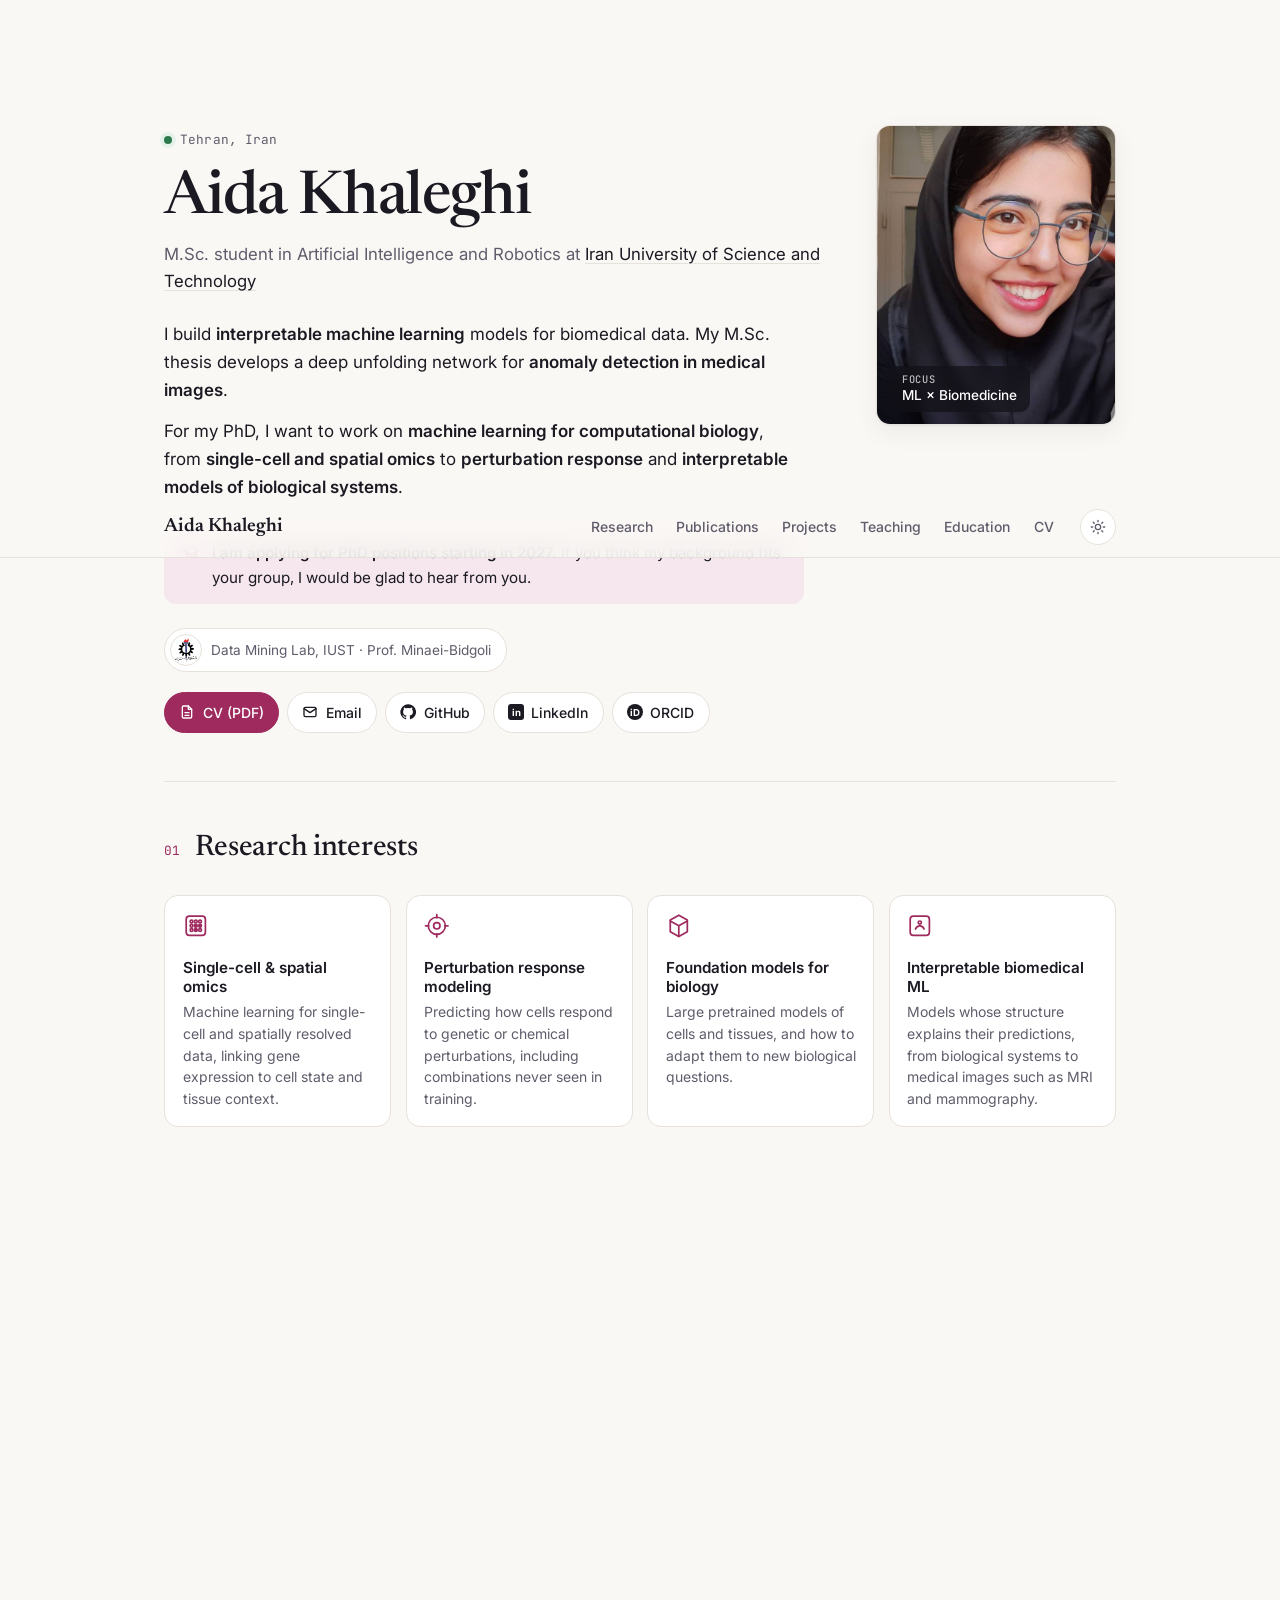
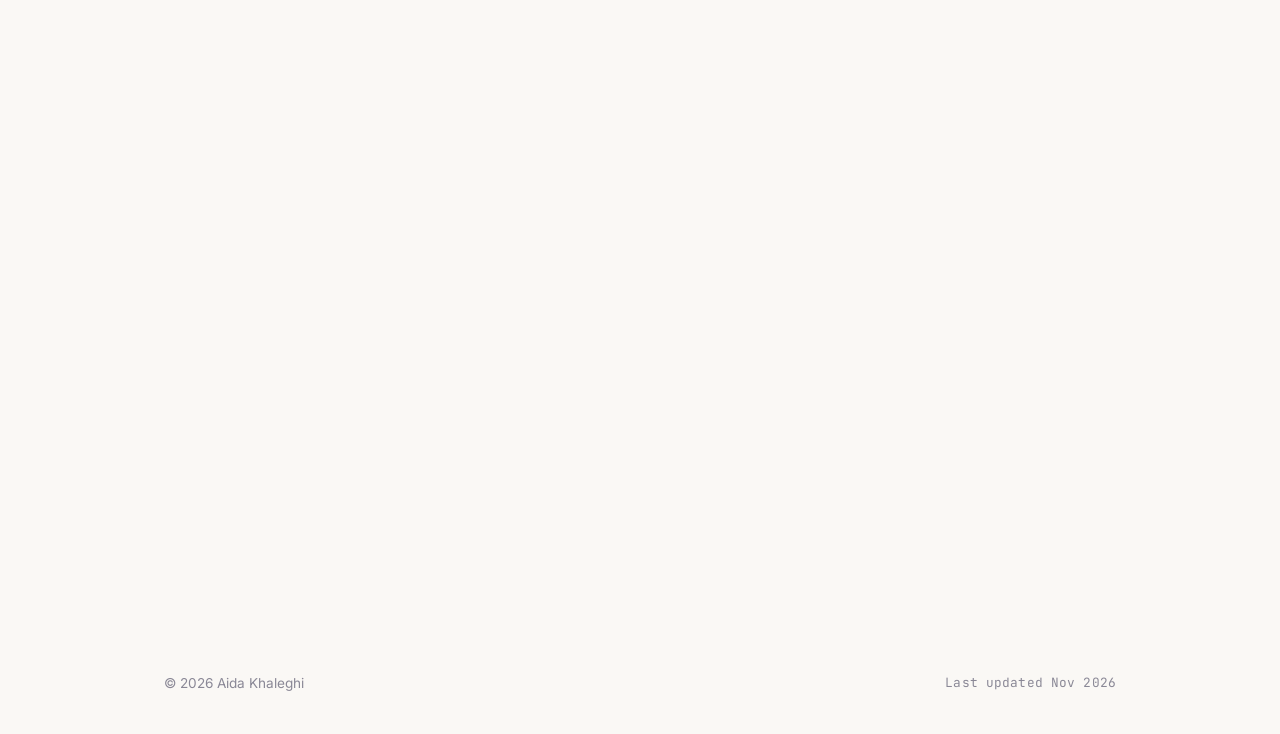
<file: cv.html>
<!doctype html>
<html lang="en">
<head>
  <meta charset="utf-8">
  <title>Aida Khaleghi</title>
  <meta http-equiv="refresh" content="0; url=index.html#education">
  <link rel="canonical" href="https://aidakhaleghi.github.io/#education">
  <meta name="robots" content="noindex">
</head>
<body>
  <p>This page has moved to <a href="index.html#education">aidakhaleghi.github.io/#education</a>.</p>
</body>
</html>
</file>
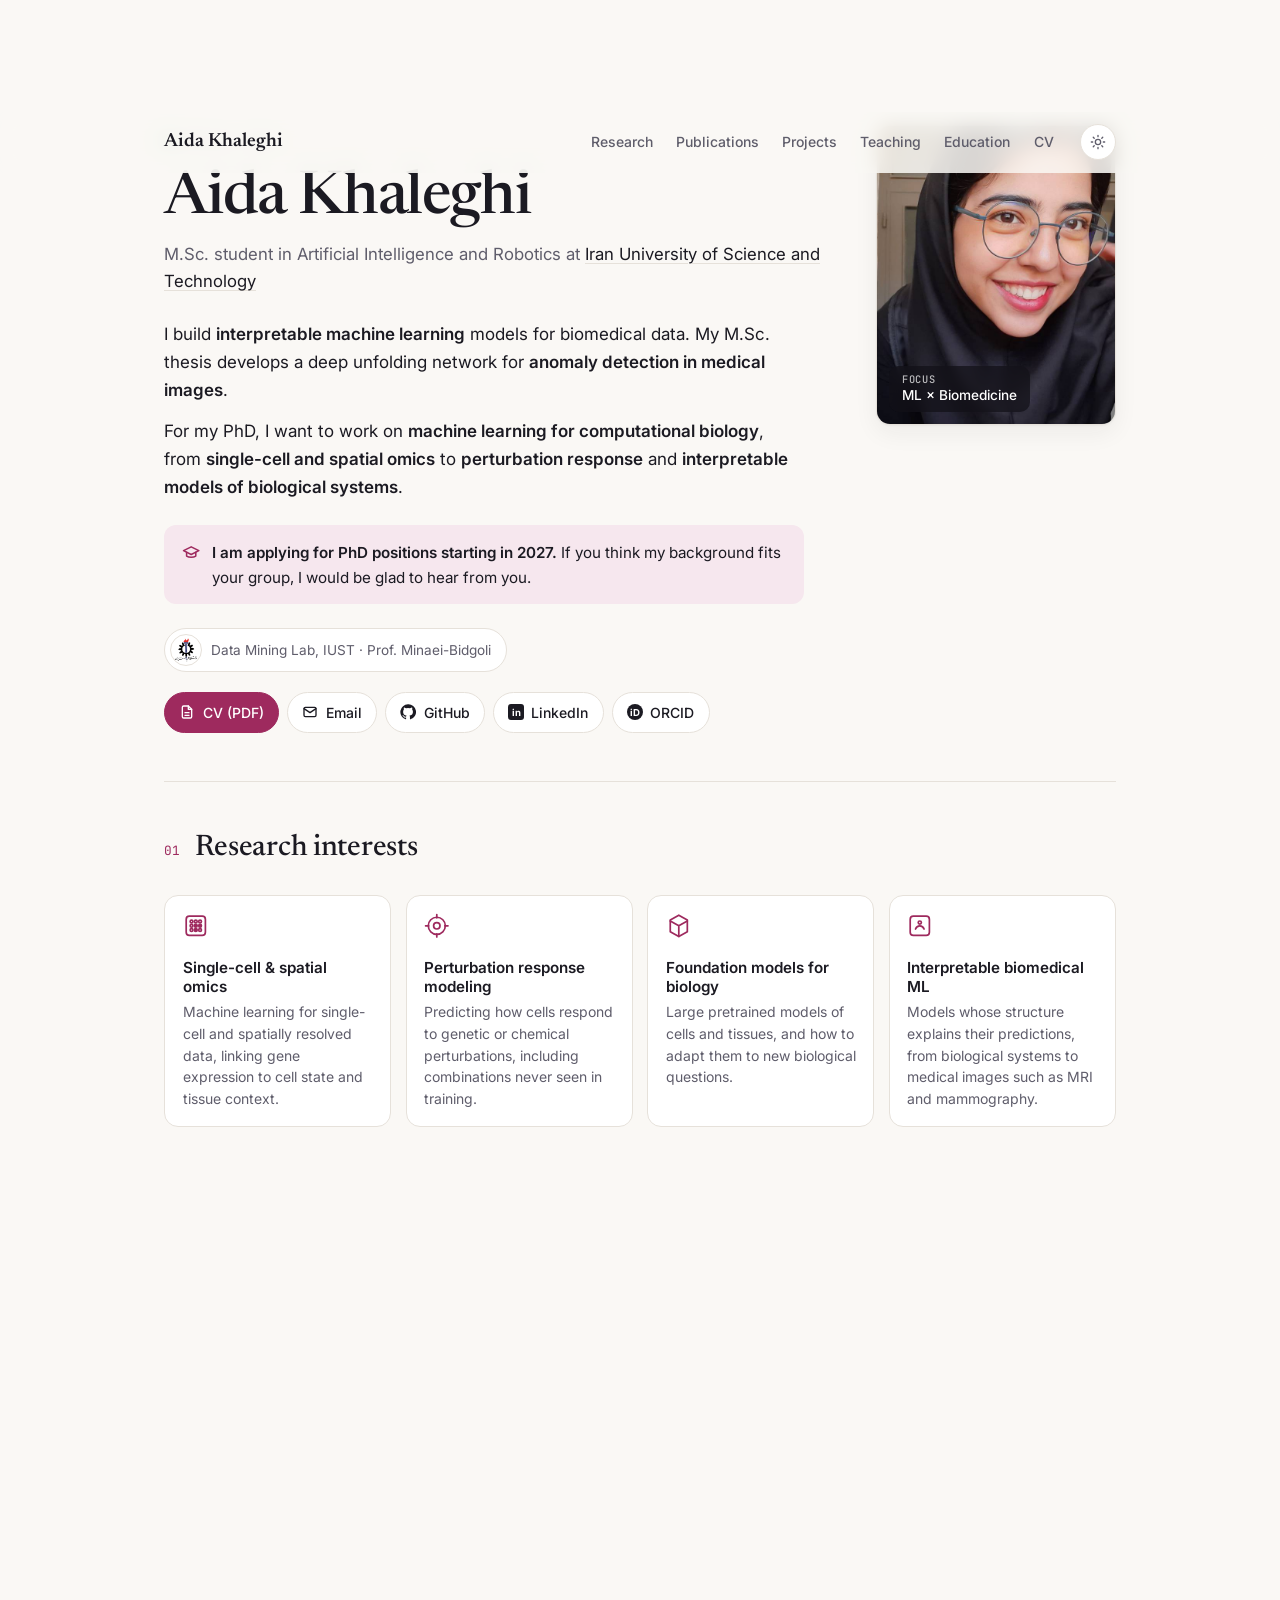
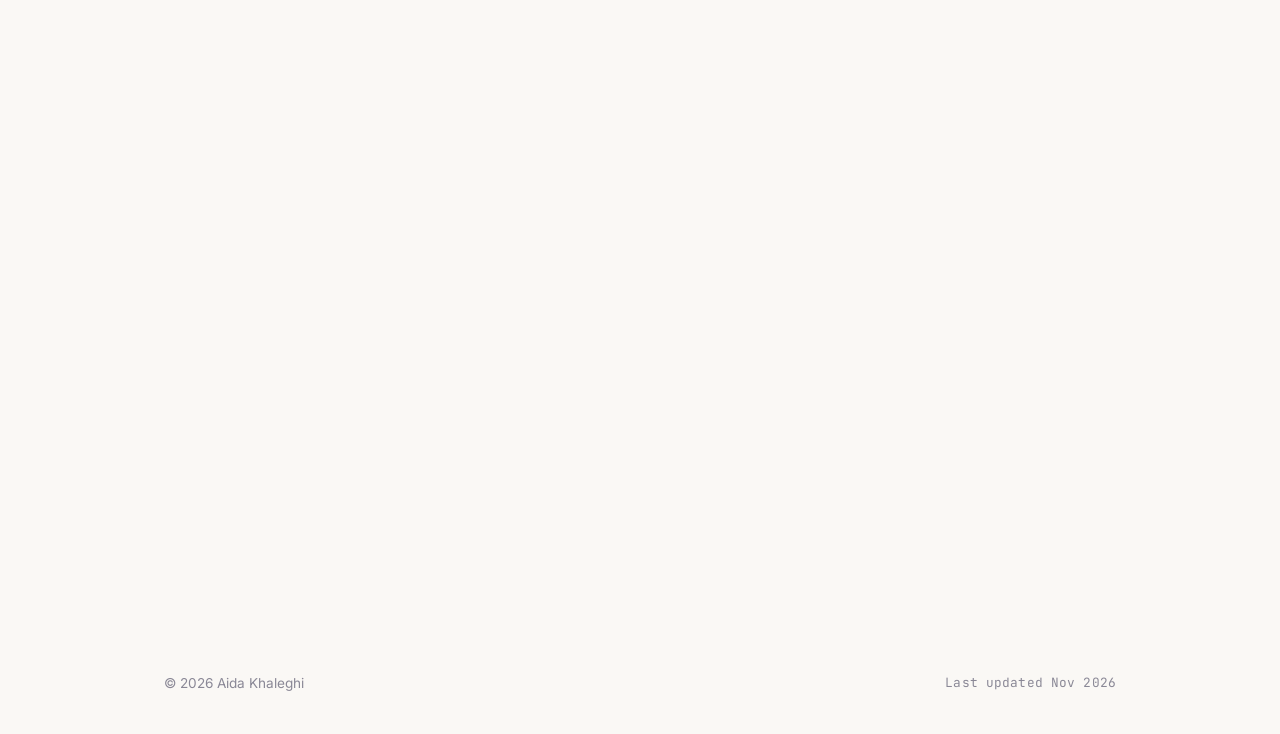
<file: experience.html>
<!doctype html>
<html lang="en">
<head>
  <meta charset="utf-8">
  <title>Aida Khaleghi</title>
  <meta http-equiv="refresh" content="0; url=index.html#industry">
  <link rel="canonical" href="https://aidakhaleghi.github.io/#industry">
  <meta name="robots" content="noindex">
</head>
<body>
  <p>This page has moved to <a href="index.html#industry">aidakhaleghi.github.io/#industry</a>.</p>
</body>
</html>
</file>
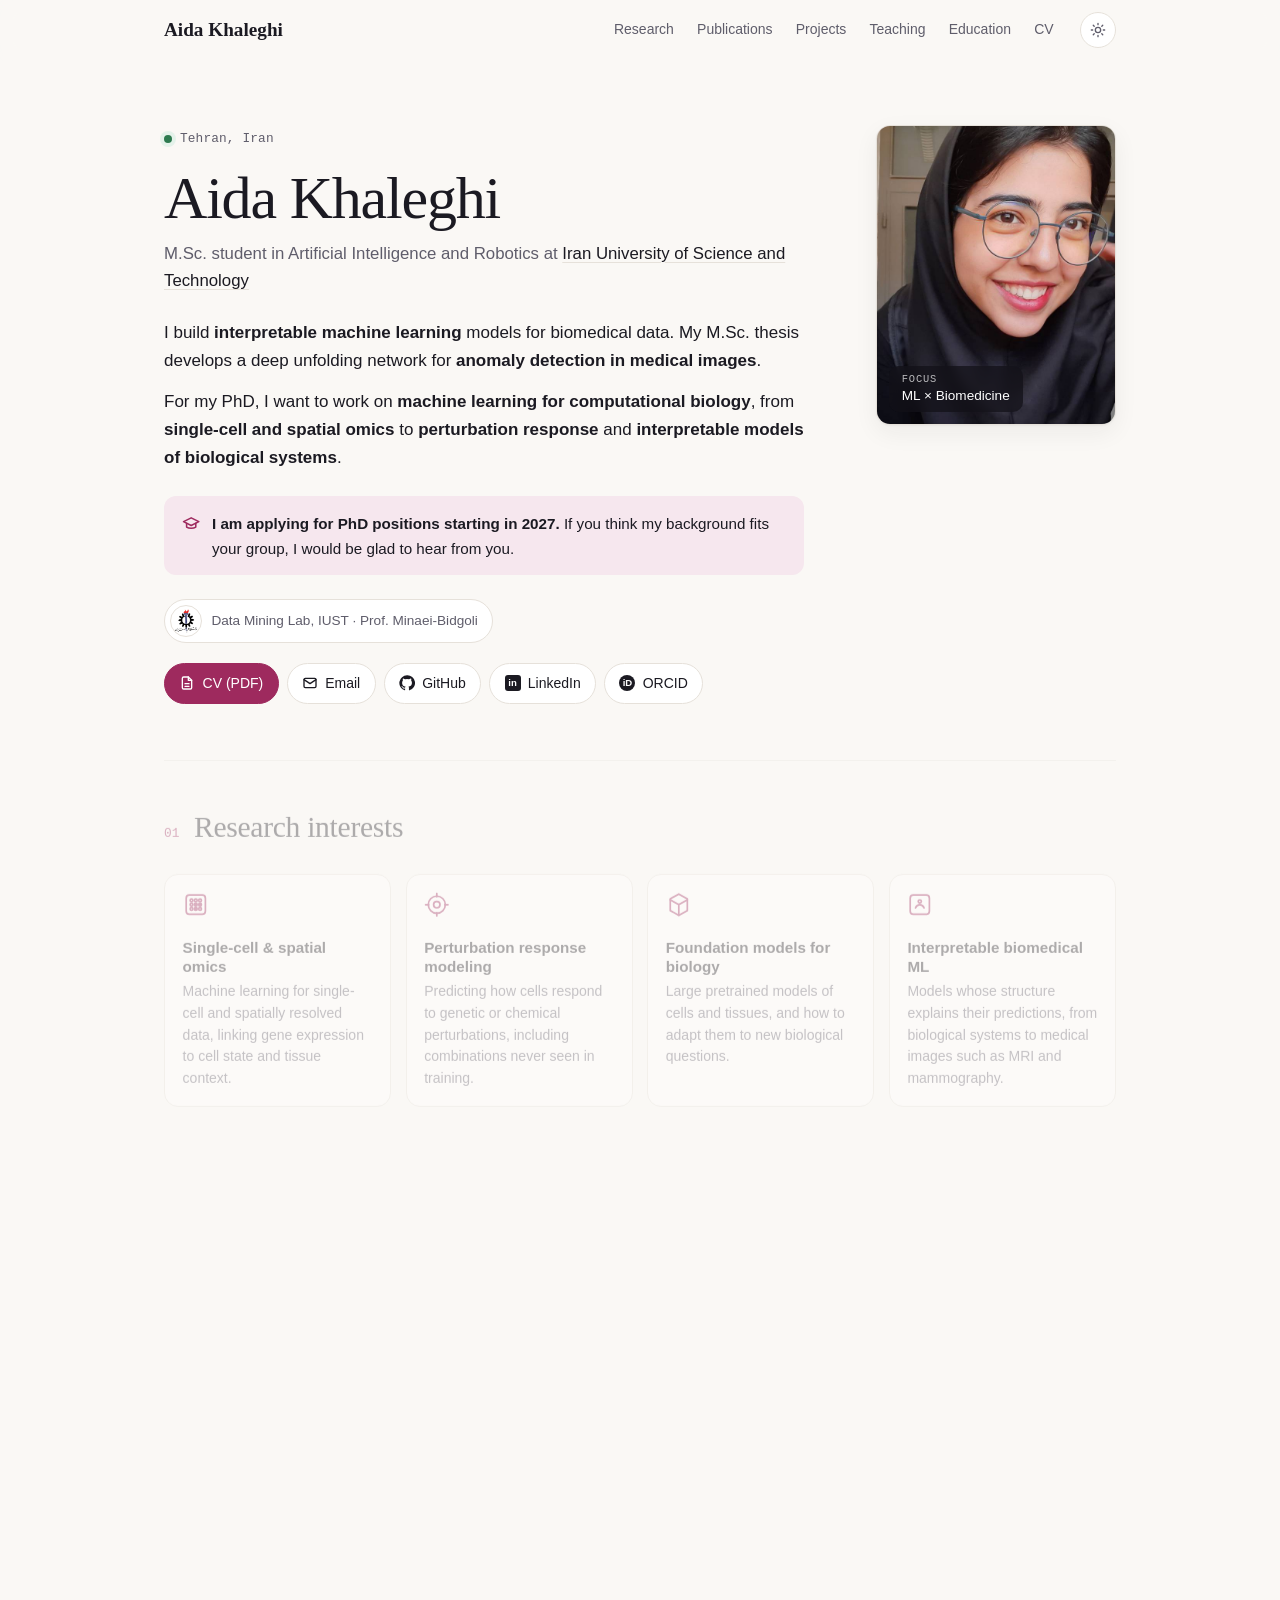
<file: projects.html>
<!doctype html>
<html lang="en">
<head>
  <meta charset="utf-8">
  <title>Aida Khaleghi</title>
  <meta http-equiv="refresh" content="0; url=index.html#projects">
  <link rel="canonical" href="https://aidakhaleghi.github.io/#projects">
  <meta name="robots" content="noindex">
</head>
<body>
  <p>This page has moved to <a href="index.html#projects">aidakhaleghi.github.io/#projects</a>.</p>
</body>
</html>
</file>
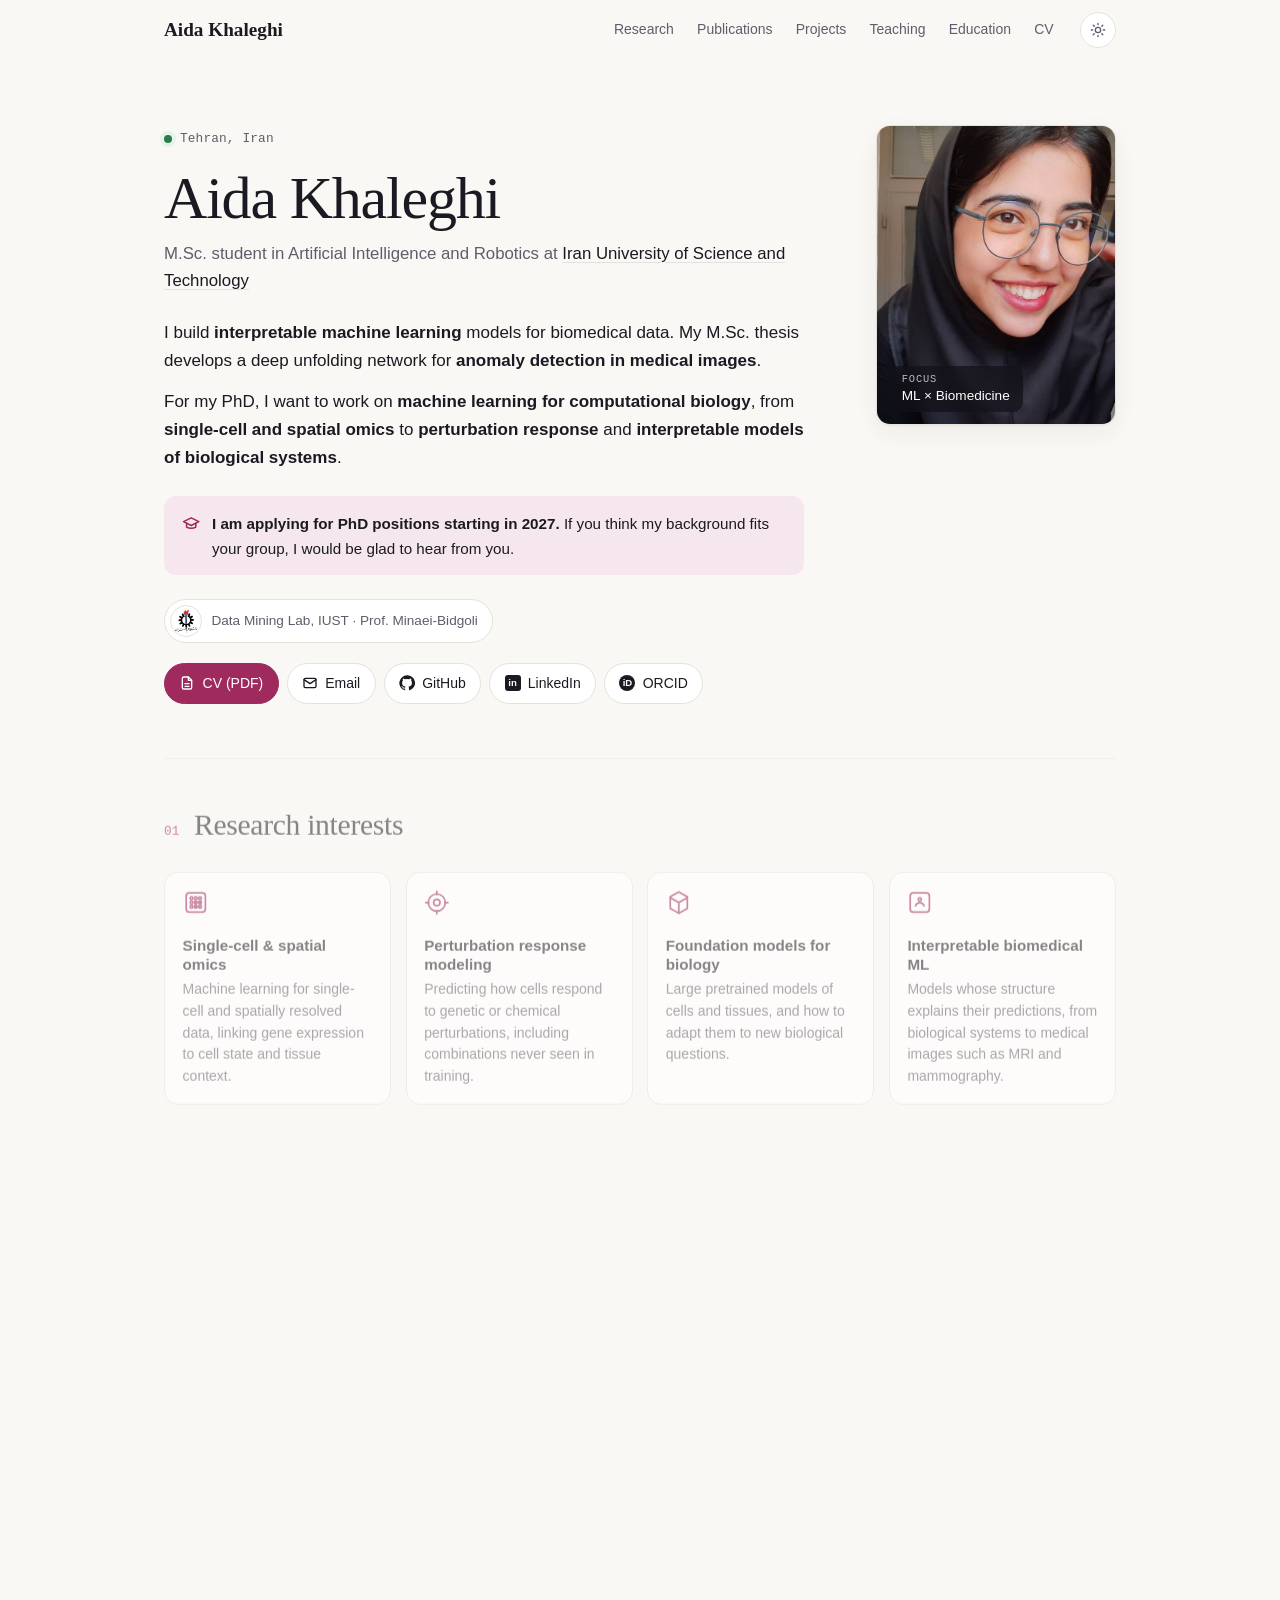
<file: research.html>
<!doctype html>
<html lang="en">
<head>
  <meta charset="utf-8">
  <title>Aida Khaleghi</title>
  <meta http-equiv="refresh" content="0; url=index.html#research">
  <link rel="canonical" href="https://aidakhaleghi.github.io/#research">
  <meta name="robots" content="noindex">
</head>
<body>
  <p>This page has moved to <a href="index.html#research">aidakhaleghi.github.io/#research</a>.</p>
</body>
</html>
</file>
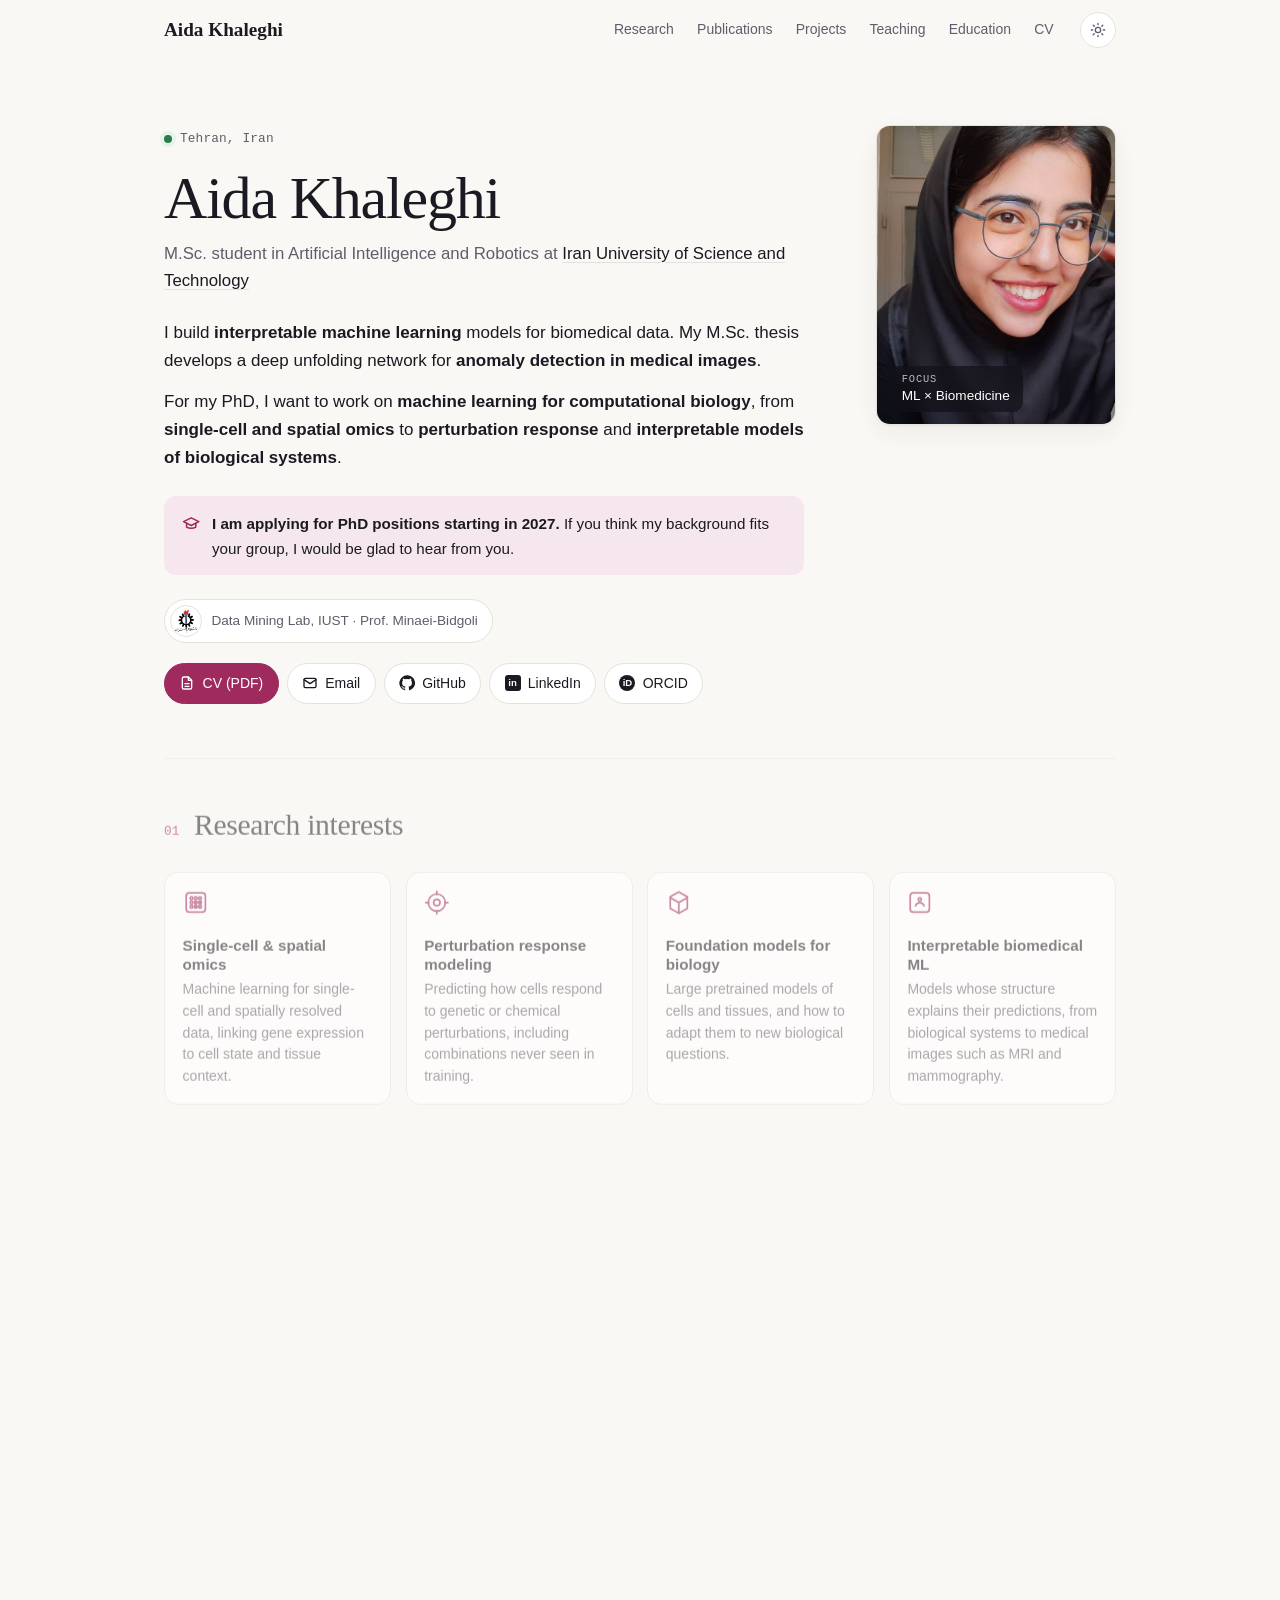
<file: teaching.html>
<!doctype html>
<html lang="en">
<head>
  <meta charset="utf-8">
  <title>Aida Khaleghi</title>
  <meta http-equiv="refresh" content="0; url=index.html#teaching">
  <link rel="canonical" href="https://aidakhaleghi.github.io/#teaching">
  <meta name="robots" content="noindex">
</head>
<body>
  <p>This page has moved to <a href="index.html#teaching">aidakhaleghi.github.io/#teaching</a>.</p>
</body>
</html>
</file>
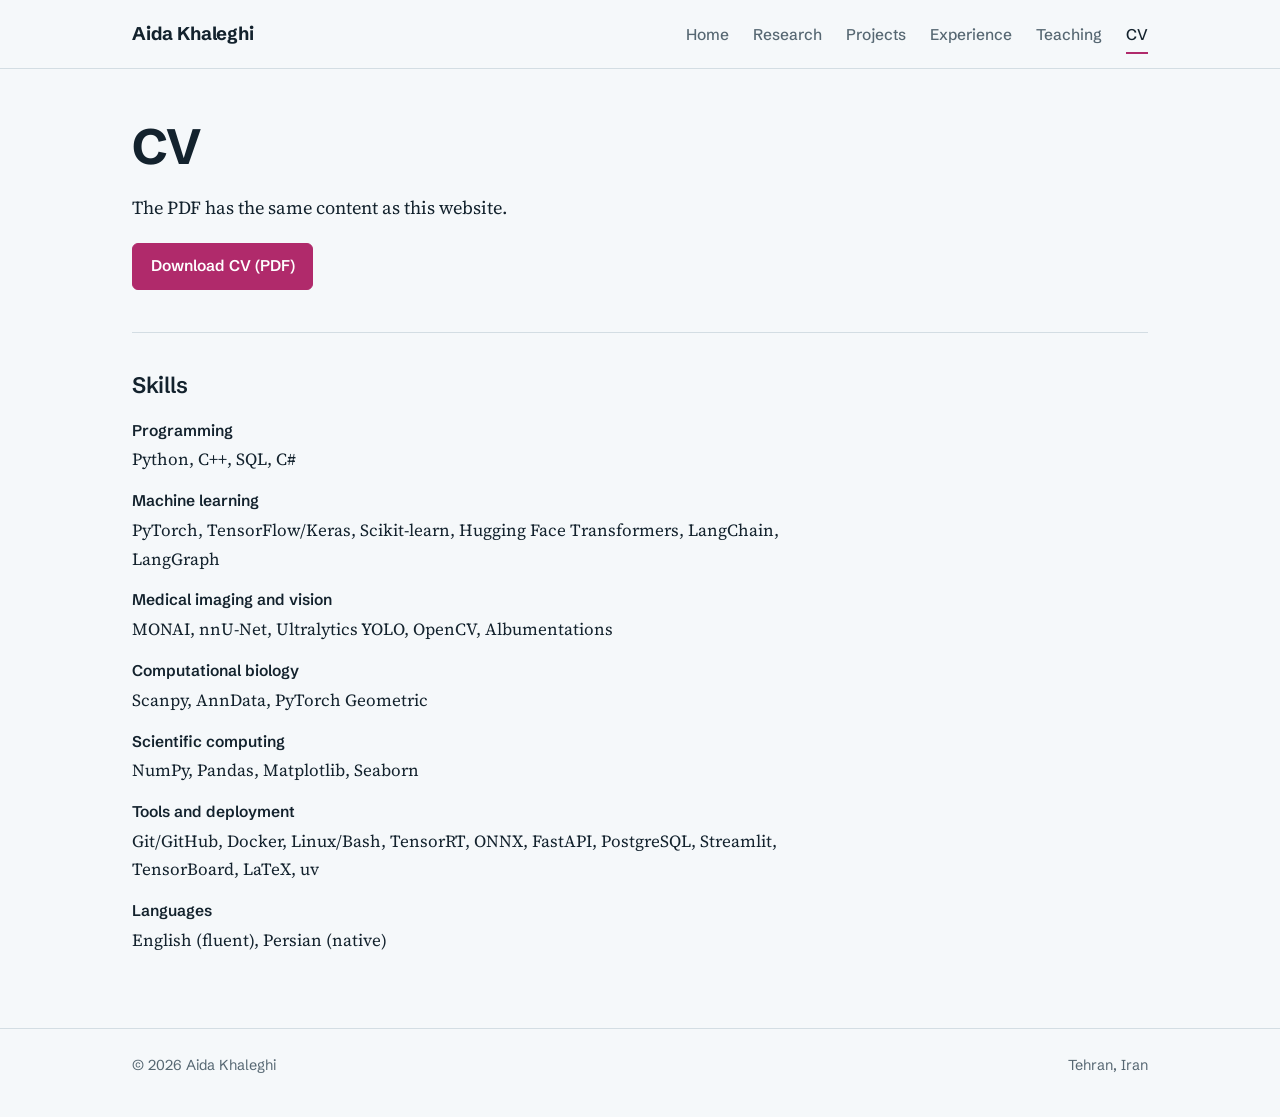
<file: site/cv.html>
<!doctype html>
<html lang="en">
<head>
  <meta charset="utf-8">
  <meta name="viewport" content="width=device-width, initial-scale=1">
  <title>CV | Aida Khaleghi</title>
  <meta name="description" content="Curriculum vitae and skills of Aida Khaleghi.">
  <meta property="og:title" content="CV | Aida Khaleghi">
  <meta property="og:description" content="Curriculum vitae and skills of Aida Khaleghi.">
  <meta property="og:type" content="website">
  <meta name="theme-color" content="#f5f8fa">
  <link rel="icon" href="data:image/svg+xml,%3Csvg xmlns='http://www.w3.org/2000/svg' viewBox='0 0 32 32'%3E%3Crect width='32' height='32' rx='6' fill='%23b02a6b'/%3E%3Ctext x='16' y='22' font-family='Arial' font-size='15' font-weight='700' text-anchor='middle' fill='white'%3EAK%3C/text%3E%3C/svg%3E">
  <link rel="preconnect" href="https://fonts.googleapis.com">
  <link rel="preconnect" href="https://fonts.gstatic.com" crossorigin>
  <link rel="stylesheet" href="https://fonts.googleapis.com/css2?family=Schibsted+Grotesk:wght@500;600;700&family=Source+Serif+4:ital,opsz,wght@0,8..60,400;0,8..60,600;1,8..60,400&display=swap">
  <link rel="stylesheet" href="style.css">
</head>
<body>
  <a class="skip" href="#main">Skip to content</a>
  <header class="site-header">
    <div class="wrap">
      <a class="wordmark" href="index.html">Aida Khaleghi</a>
      <nav class="nav" aria-label="Main">
        <a href="index.html">Home</a>
        <a href="research.html">Research</a>
        <a href="projects.html">Projects</a>
        <a href="experience.html">Experience</a>
        <a href="teaching.html">Teaching</a>
        <a href="cv.html" aria-current="page">CV</a>
      </nav>
    </div>
  </header>
  <main id="main">
    <div class="wrap">

      <div class="page-head">
        <h1>CV</h1>
        <p>The PDF has the same content as this website.</p>
        <div class="actions" style="margin-top:1.2rem">
          <a class="button primary" href="Aida_Khaleghi_CV.pdf">Download CV (PDF)</a>
        </div>
      </div>

      <section class="section">
        <h2>Skills</h2>
        <dl class="skills">
          <dt>Programming</dt><dd>Python, C++, SQL, C#</dd>
          <dt>Machine learning</dt><dd>PyTorch, TensorFlow/Keras, Scikit-learn, Hugging Face Transformers, LangChain, LangGraph</dd>
          <dt>Medical imaging and vision</dt><dd>MONAI, nnU-Net, Ultralytics YOLO, OpenCV, Albumentations</dd>
          <dt>Computational biology</dt><dd>Scanpy, AnnData, PyTorch Geometric</dd>
          <dt>Scientific computing</dt><dd>NumPy, Pandas, Matplotlib, Seaborn</dd>
          <dt>Tools and deployment</dt><dd>Git/GitHub, Docker, Linux/Bash, TensorRT, ONNX, FastAPI, PostgreSQL, Streamlit, TensorBoard, LaTeX, uv</dd>
          <dt>Languages</dt><dd>English (fluent), Persian (native)</dd>
        </dl>
      </section>

    </div>
  </main>
  <footer class="site-footer">
    <div class="wrap">
      <span>&copy; 2026 Aida Khaleghi</span>
      <span>Tehran, Iran</span>
    </div>
  </footer>
</body>
</html>
</file>
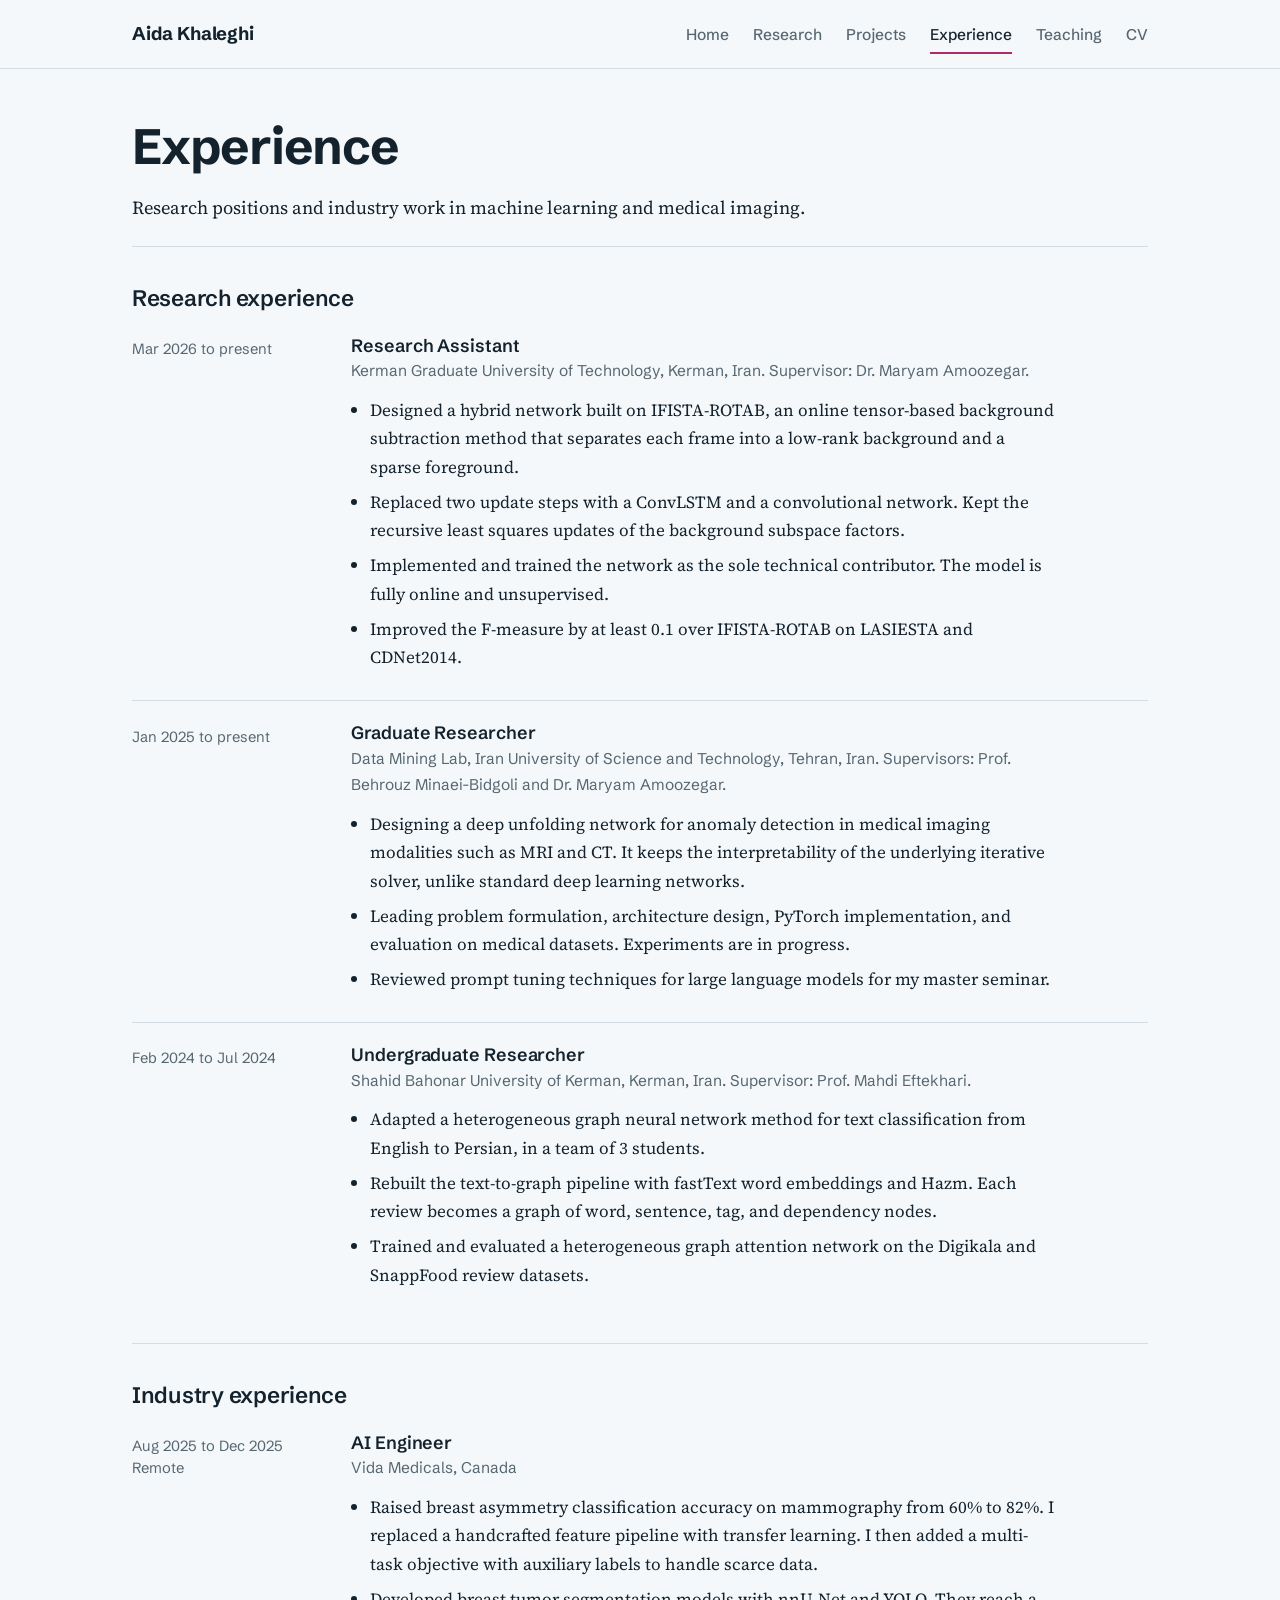
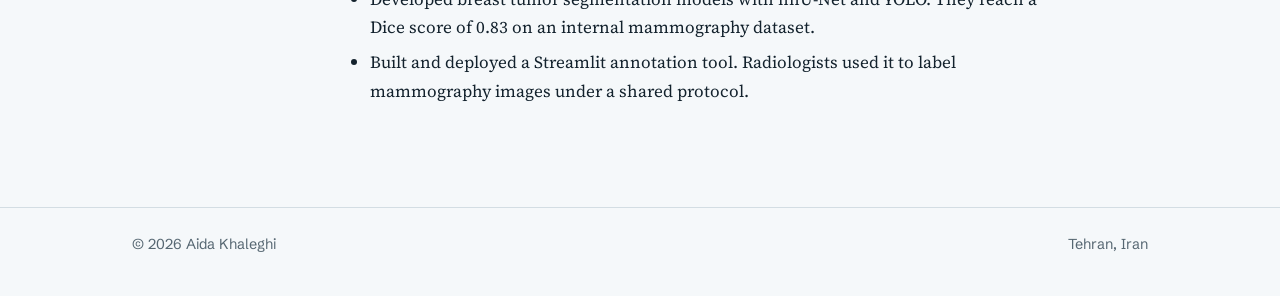
<file: site/experience.html>
<!doctype html>
<html lang="en">
<head>
  <meta charset="utf-8">
  <meta name="viewport" content="width=device-width, initial-scale=1">
  <title>Experience | Aida Khaleghi</title>
  <meta name="description" content="Experience of Aida Khaleghi: research assistant and graduate researcher in medical imaging, and AI engineer at Vida Medicals.">
  <meta property="og:title" content="Experience | Aida Khaleghi">
  <meta property="og:description" content="Experience of Aida Khaleghi: research assistant and graduate researcher in medical imaging, and AI engineer at Vida Medicals.">
  <meta property="og:type" content="website">
  <meta name="theme-color" content="#f5f8fa">
  <link rel="icon" href="data:image/svg+xml,%3Csvg xmlns='http://www.w3.org/2000/svg' viewBox='0 0 32 32'%3E%3Crect width='32' height='32' rx='6' fill='%23b02a6b'/%3E%3Ctext x='16' y='22' font-family='Arial' font-size='15' font-weight='700' text-anchor='middle' fill='white'%3EAK%3C/text%3E%3C/svg%3E">
  <link rel="preconnect" href="https://fonts.googleapis.com">
  <link rel="preconnect" href="https://fonts.gstatic.com" crossorigin>
  <link rel="stylesheet" href="https://fonts.googleapis.com/css2?family=Schibsted+Grotesk:wght@500;600;700&family=Source+Serif+4:ital,opsz,wght@0,8..60,400;0,8..60,600;1,8..60,400&display=swap">
  <link rel="stylesheet" href="style.css">
</head>
<body>
  <a class="skip" href="#main">Skip to content</a>
  <header class="site-header">
    <div class="wrap">
      <a class="wordmark" href="index.html">Aida Khaleghi</a>
      <nav class="nav" aria-label="Main">
        <a href="index.html">Home</a>
        <a href="research.html">Research</a>
        <a href="projects.html">Projects</a>
        <a href="experience.html" aria-current="page">Experience</a>
        <a href="teaching.html">Teaching</a>
        <a href="cv.html">CV</a>
      </nav>
    </div>
  </header>
  <main id="main">
    <div class="wrap">

      <div class="page-head">
        <h1>Experience</h1>
        <p>Research positions and industry work in machine learning and medical imaging.</p>
      </div>

      <section class="section">
        <h2>Research experience</h2>
      <div class="entry">
        <div class="entry-meta">Mar 2026 to present</div>
        <div class="entry-body">
          <h3>Research Assistant</h3>
          <p class="entry-where">Kerman Graduate University of Technology, Kerman, Iran. Supervisor: Dr. Maryam Amoozegar.</p>
          <ul>
            <li>Designed a hybrid network built on IFISTA-ROTAB, an online tensor-based background subtraction method that separates each frame into a low-rank background and a sparse foreground.</li>
            <li>Replaced two update steps with a ConvLSTM and a convolutional network. Kept the recursive least squares updates of the background subspace factors.</li>
            <li>Implemented and trained the network as the sole technical contributor. The model is fully online and unsupervised.</li>
            <li>Improved the F-measure by at least 0.1 over IFISTA-ROTAB on LASIESTA and CDNet2014.</li>
          </ul>
        </div>
      </div>
      <div class="entry">
        <div class="entry-meta">Jan 2025 to present</div>
        <div class="entry-body">
          <h3>Graduate Researcher</h3>
          <p class="entry-where">Data Mining Lab, Iran University of Science and Technology, Tehran, Iran. Supervisors: Prof. Behrouz Minaei-Bidgoli and Dr. Maryam Amoozegar.</p>
          <ul>
            <li>Designing a deep unfolding network for anomaly detection in medical imaging modalities such as MRI and CT. It keeps the interpretability of the underlying iterative solver, unlike standard deep learning networks.</li>
            <li>Leading problem formulation, architecture design, PyTorch implementation, and evaluation on medical datasets. Experiments are in progress.</li>
            <li>Reviewed prompt tuning techniques for large language models for my master seminar.</li>
          </ul>
        </div>
      </div>
      <div class="entry">
        <div class="entry-meta">Feb 2024 to Jul 2024</div>
        <div class="entry-body">
          <h3>Undergraduate Researcher</h3>
          <p class="entry-where">Shahid Bahonar University of Kerman, Kerman, Iran. Supervisor: Prof. Mahdi Eftekhari.</p>
          <ul>
            <li>Adapted a heterogeneous graph neural network method for text classification from English to Persian, in a team of 3 students.</li>
            <li>Rebuilt the text-to-graph pipeline with fastText word embeddings and Hazm. Each review becomes a graph of word, sentence, tag, and dependency nodes.</li>
            <li>Trained and evaluated a heterogeneous graph attention network on the Digikala and SnappFood review datasets.</li>
          </ul>
        </div>
      </div>
      </section>

      <section class="section">
        <h2>Industry experience</h2>
      <div class="entry">
        <div class="entry-meta">Aug 2025 to Dec 2025<br>Remote</div>
        <div class="entry-body">
          <h3>AI Engineer</h3>
          <p class="entry-where">Vida Medicals, Canada</p>
          <ul>
            <li>Raised breast asymmetry classification accuracy on mammography from 60% to 82%. I replaced a handcrafted feature pipeline with transfer learning. I then added a multi-task objective with auxiliary labels to handle scarce data.</li>
            <li>Developed breast tumor segmentation models with nnU-Net and YOLO. They reach a Dice score of 0.83 on an internal mammography dataset.</li>
            <li>Built and deployed a Streamlit annotation tool. Radiologists used it to label mammography images under a shared protocol.</li>
          </ul>
        </div>
      </div>
      </section>

    </div>
  </main>
  <footer class="site-footer">
    <div class="wrap">
      <span>&copy; 2026 Aida Khaleghi</span>
      <span>Tehran, Iran</span>
    </div>
  </footer>
</body>
</html>
</file>
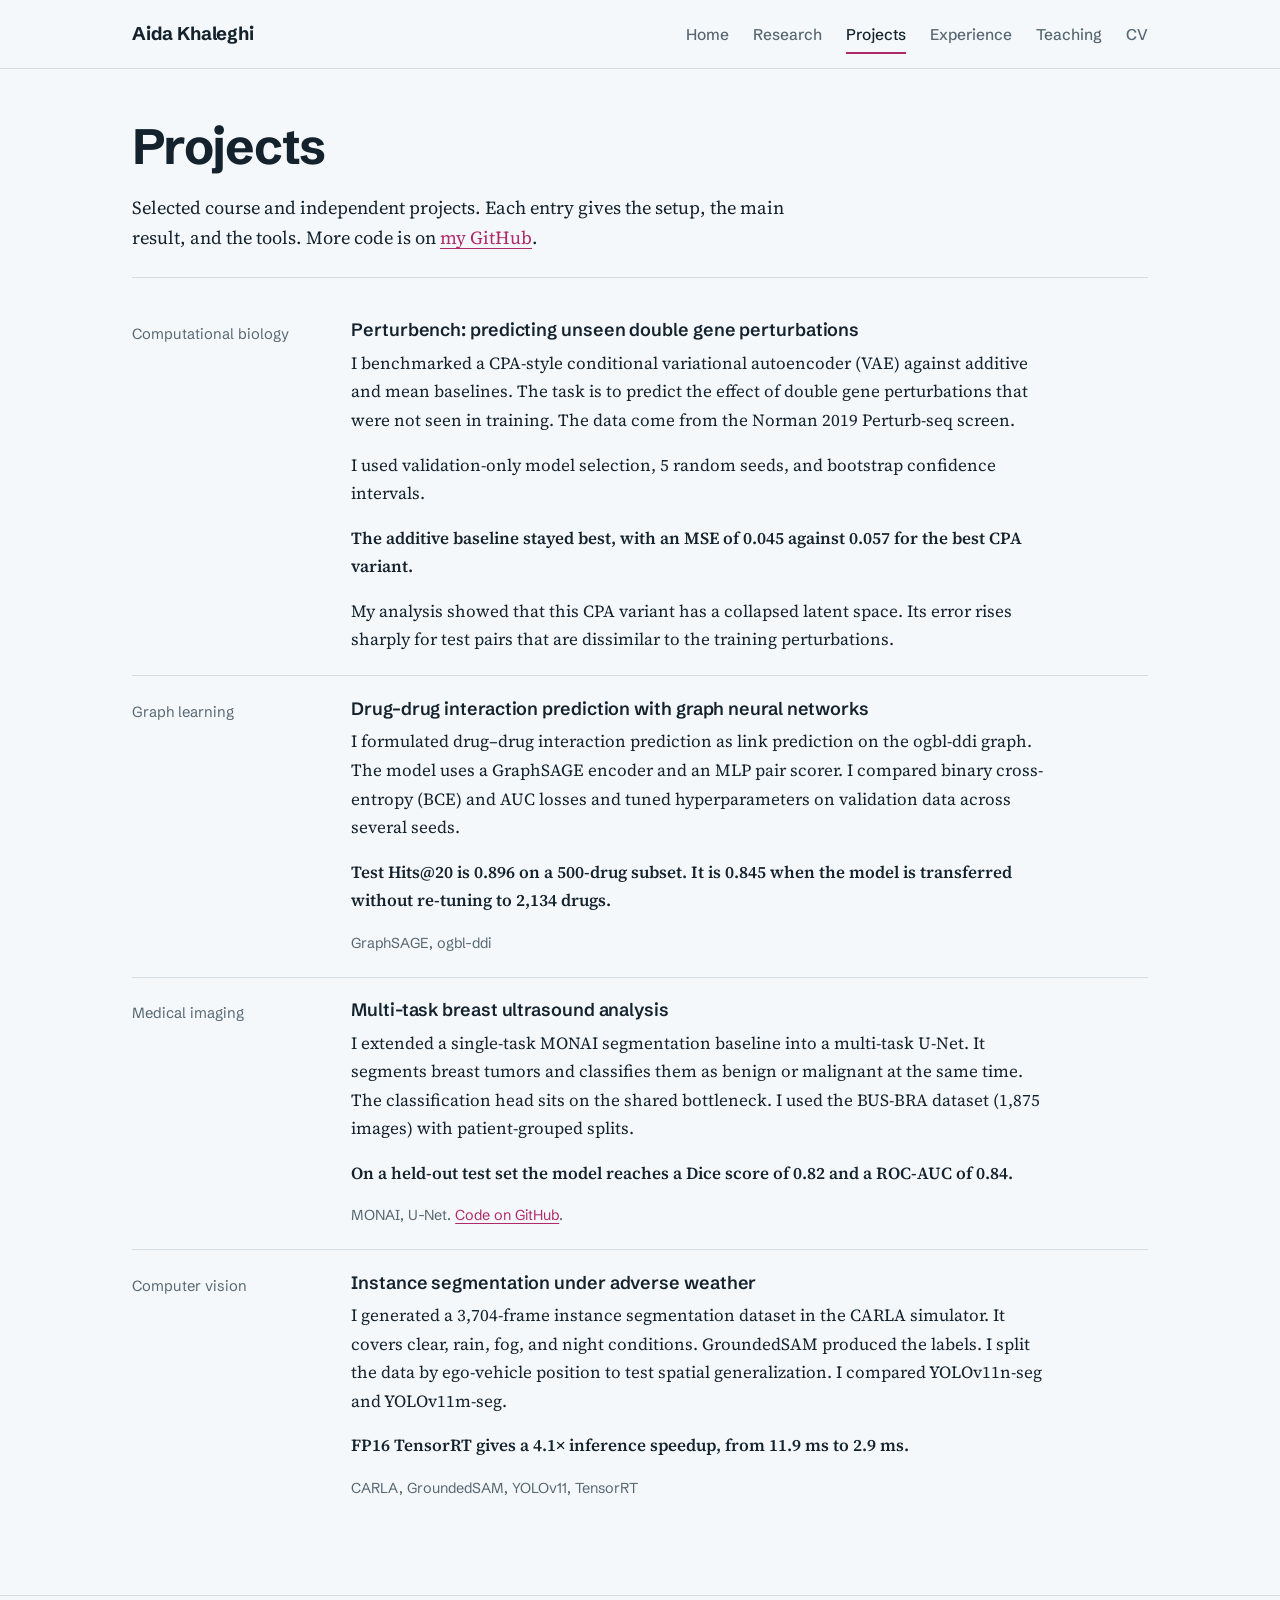
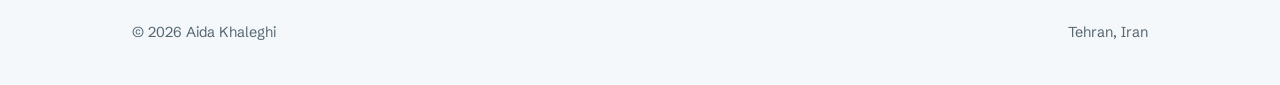
<file: site/projects.html>
<!doctype html>
<html lang="en">
<head>
  <meta charset="utf-8">
  <meta name="viewport" content="width=device-width, initial-scale=1">
  <title>Projects | Aida Khaleghi</title>
  <meta name="description" content="Selected projects by Aida Khaleghi: single-cell perturbation prediction, drug–drug interaction prediction, breast ultrasound analysis, and instance segmentation under adverse weather.">
  <meta property="og:title" content="Projects | Aida Khaleghi">
  <meta property="og:description" content="Selected projects by Aida Khaleghi: single-cell perturbation prediction, drug–drug interaction prediction, breast ultrasound analysis, and instance segmentation under adverse weather.">
  <meta property="og:type" content="website">
  <meta name="theme-color" content="#f5f8fa">
  <link rel="icon" href="data:image/svg+xml,%3Csvg xmlns='http://www.w3.org/2000/svg' viewBox='0 0 32 32'%3E%3Crect width='32' height='32' rx='6' fill='%23b02a6b'/%3E%3Ctext x='16' y='22' font-family='Arial' font-size='15' font-weight='700' text-anchor='middle' fill='white'%3EAK%3C/text%3E%3C/svg%3E">
  <link rel="preconnect" href="https://fonts.googleapis.com">
  <link rel="preconnect" href="https://fonts.gstatic.com" crossorigin>
  <link rel="stylesheet" href="https://fonts.googleapis.com/css2?family=Schibsted+Grotesk:wght@500;600;700&family=Source+Serif+4:ital,opsz,wght@0,8..60,400;0,8..60,600;1,8..60,400&display=swap">
  <link rel="stylesheet" href="style.css">
</head>
<body>
  <a class="skip" href="#main">Skip to content</a>
  <header class="site-header">
    <div class="wrap">
      <a class="wordmark" href="index.html">Aida Khaleghi</a>
      <nav class="nav" aria-label="Main">
        <a href="index.html">Home</a>
        <a href="research.html">Research</a>
        <a href="projects.html" aria-current="page">Projects</a>
        <a href="experience.html">Experience</a>
        <a href="teaching.html">Teaching</a>
        <a href="cv.html">CV</a>
      </nav>
    </div>
  </header>
  <main id="main">
    <div class="wrap">

      <div class="page-head">
        <h1>Projects</h1>
        <p>Selected course and independent projects. Each entry gives the setup, the main result, and the tools. More code is on <a href="https://github.com/AidaKhaleghi">my GitHub</a>.</p>
      </div>

      <section class="section">
      <div class="entry">
        <div class="entry-meta">Computational biology</div>
        <div class="entry-body">
          <h3>Perturbench: predicting unseen double gene perturbations</h3>
          <p>I benchmarked a CPA-style conditional variational autoencoder (VAE) against additive and mean baselines. The task is to predict the effect of double gene perturbations that were not seen in training. The data come from the Norman 2019 Perturb-seq screen.</p>
          <p>I used validation-only model selection, 5 random seeds, and bootstrap confidence intervals.</p>
          <p class="result">The additive baseline stayed best, with an MSE of 0.045 against 0.057 for the best CPA variant.</p>
          <p>My analysis showed that this CPA variant has a collapsed latent space. Its error rises sharply for test pairs that are dissimilar to the training perturbations.</p>
        </div>
      </div>
      <div class="entry">
        <div class="entry-meta">Graph learning</div>
        <div class="entry-body">
          <h3>Drug–drug interaction prediction with graph neural networks</h3>
          <p>I formulated drug–drug interaction prediction as link prediction on the ogbl-ddi graph. The model uses a GraphSAGE encoder and an MLP pair scorer. I compared binary cross-entropy (BCE) and AUC losses and tuned hyperparameters on validation data across several seeds.</p>
          <p class="result">Test Hits@20 is 0.896 on a 500-drug subset. It is 0.845 when the model is transferred without re-tuning to 2,134 drugs.</p>
          <p class="stack">GraphSAGE, ogbl-ddi</p>
        </div>
      </div>
      <div class="entry">
        <div class="entry-meta">Medical imaging</div>
        <div class="entry-body">
          <h3>Multi-task breast ultrasound analysis</h3>
          <p>I extended a single-task MONAI segmentation baseline into a multi-task U-Net. It segments breast tumors and classifies them as benign or malignant at the same time. The classification head sits on the shared bottleneck. I used the BUS-BRA dataset (1,875 images) with patient-grouped splits.</p>
          <p class="result">On a held-out test set the model reaches a Dice score of 0.82 and a ROC-AUC of 0.84.</p>
          <p class="stack">MONAI, U-Net. <a href="https://github.com/AidaKhaleghi/Breast_Tumor_Segmentation">Code on GitHub</a>.</p>
        </div>
      </div>
      <div class="entry">
        <div class="entry-meta">Computer vision</div>
        <div class="entry-body">
          <h3>Instance segmentation under adverse weather</h3>
          <p>I generated a 3,704-frame instance segmentation dataset in the CARLA simulator. It covers clear, rain, fog, and night conditions. GroundedSAM produced the labels. I split the data by ego-vehicle position to test spatial generalization. I compared YOLOv11n-seg and YOLOv11m-seg.</p>
          <p class="result">FP16 TensorRT gives a 4.1&times; inference speedup, from 11.9 ms to 2.9 ms.</p>
          <p class="stack">CARLA, GroundedSAM, YOLOv11, TensorRT</p>
        </div>
      </div>
      </section>

    </div>
  </main>
  <footer class="site-footer">
    <div class="wrap">
      <span>&copy; 2026 Aida Khaleghi</span>
      <span>Tehran, Iran</span>
    </div>
  </footer>
</body>
</html>
</file>
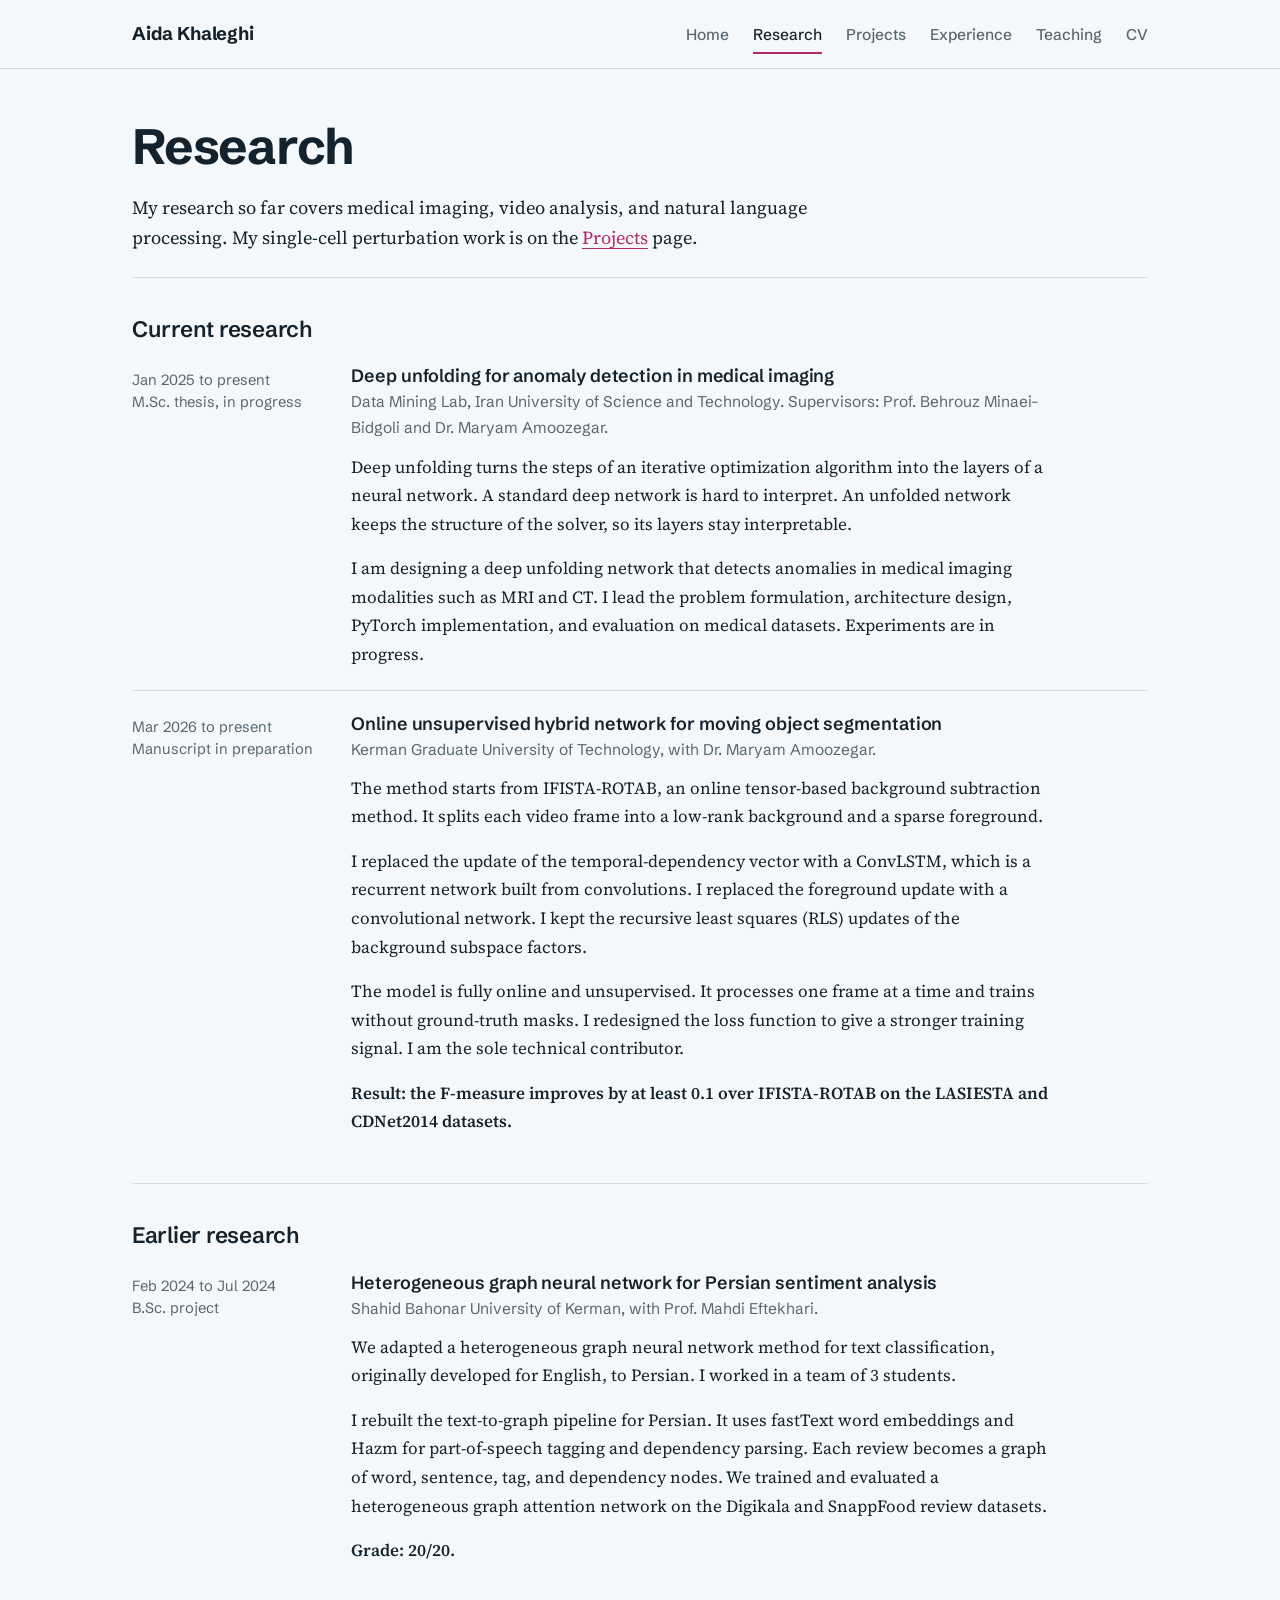
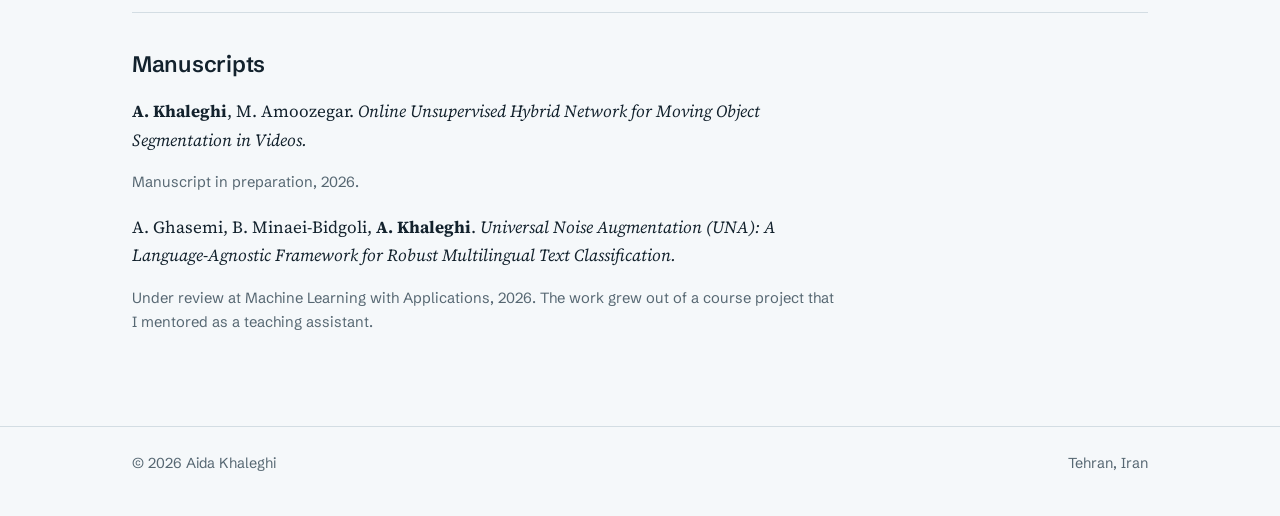
<file: site/research.html>
<!doctype html>
<html lang="en">
<head>
  <meta charset="utf-8">
  <meta name="viewport" content="width=device-width, initial-scale=1">
  <title>Research | Aida Khaleghi</title>
  <meta name="description" content="Research of Aida Khaleghi: deep unfolding for anomaly detection in medical imaging, online unsupervised moving object segmentation, and graph neural networks for text.">
  <meta property="og:title" content="Research | Aida Khaleghi">
  <meta property="og:description" content="Research of Aida Khaleghi: deep unfolding for anomaly detection in medical imaging, online unsupervised moving object segmentation, and graph neural networks for text.">
  <meta property="og:type" content="website">
  <meta name="theme-color" content="#f5f8fa">
  <link rel="icon" href="data:image/svg+xml,%3Csvg xmlns='http://www.w3.org/2000/svg' viewBox='0 0 32 32'%3E%3Crect width='32' height='32' rx='6' fill='%23b02a6b'/%3E%3Ctext x='16' y='22' font-family='Arial' font-size='15' font-weight='700' text-anchor='middle' fill='white'%3EAK%3C/text%3E%3C/svg%3E">
  <link rel="preconnect" href="https://fonts.googleapis.com">
  <link rel="preconnect" href="https://fonts.gstatic.com" crossorigin>
  <link rel="stylesheet" href="https://fonts.googleapis.com/css2?family=Schibsted+Grotesk:wght@500;600;700&family=Source+Serif+4:ital,opsz,wght@0,8..60,400;0,8..60,600;1,8..60,400&display=swap">
  <link rel="stylesheet" href="style.css">
</head>
<body>
  <a class="skip" href="#main">Skip to content</a>
  <header class="site-header">
    <div class="wrap">
      <a class="wordmark" href="index.html">Aida Khaleghi</a>
      <nav class="nav" aria-label="Main">
        <a href="index.html">Home</a>
        <a href="research.html" aria-current="page">Research</a>
        <a href="projects.html">Projects</a>
        <a href="experience.html">Experience</a>
        <a href="teaching.html">Teaching</a>
        <a href="cv.html">CV</a>
      </nav>
    </div>
  </header>
  <main id="main">
    <div class="wrap">

      <div class="page-head">
        <h1>Research</h1>
        <p>My research so far covers medical imaging, video analysis, and natural language processing. My single-cell perturbation work is on the <a href="projects.html">Projects</a> page.</p>
      </div>

      <section class="section">
        <h2>Current research</h2>
      <div class="entry">
        <div class="entry-meta">Jan 2025 to present<br>M.Sc. thesis, in progress</div>
        <div class="entry-body">
          <h3>Deep unfolding for anomaly detection in medical imaging</h3>
          <p class="entry-where">Data Mining Lab, Iran University of Science and Technology. Supervisors: Prof. Behrouz Minaei-Bidgoli and Dr. Maryam Amoozegar.</p>
          <p>Deep unfolding turns the steps of an iterative optimization algorithm into the layers of a neural network. A standard deep network is hard to interpret. An unfolded network keeps the structure of the solver, so its layers stay interpretable.</p>
          <p>I am designing a deep unfolding network that detects anomalies in medical imaging modalities such as MRI and CT. I lead the problem formulation, architecture design, PyTorch implementation, and evaluation on medical datasets. Experiments are in progress.</p>
        </div>
      </div>
      <div class="entry">
        <div class="entry-meta">Mar 2026 to present<br>Manuscript in preparation</div>
        <div class="entry-body">
          <h3>Online unsupervised hybrid network for moving object segmentation</h3>
          <p class="entry-where">Kerman Graduate University of Technology, with Dr. Maryam Amoozegar.</p>
          <p>The method starts from IFISTA-ROTAB, an online tensor-based background subtraction method. It splits each video frame into a low-rank background and a sparse foreground.</p>
          <p>I replaced the update of the temporal-dependency vector with a ConvLSTM, which is a recurrent network built from convolutions. I replaced the foreground update with a convolutional network. I kept the recursive least squares (RLS) updates of the background subspace factors.</p>
          <p>The model is fully online and unsupervised. It processes one frame at a time and trains without ground-truth masks. I redesigned the loss function to give a stronger training signal. I am the sole technical contributor.</p>
          <p class="result">Result: the F-measure improves by at least 0.1 over IFISTA-ROTAB on the LASIESTA and CDNet2014 datasets.</p>
        </div>
      </div>
      </section>

      <section class="section">
        <h2>Earlier research</h2>
      <div class="entry">
        <div class="entry-meta">Feb 2024 to Jul 2024<br>B.Sc. project</div>
        <div class="entry-body">
          <h3>Heterogeneous graph neural network for Persian sentiment analysis</h3>
          <p class="entry-where">Shahid Bahonar University of Kerman, with Prof. Mahdi Eftekhari.</p>
          <p>We adapted a heterogeneous graph neural network method for text classification, originally developed for English, to Persian. I worked in a team of 3 students.</p>
          <p>I rebuilt the text-to-graph pipeline for Persian. It uses fastText word embeddings and Hazm for part-of-speech tagging and dependency parsing. Each review becomes a graph of word, sentence, tag, and dependency nodes. We trained and evaluated a heterogeneous graph attention network on the Digikala and SnappFood review datasets.</p>
          <p class="result">Grade: 20/20.</p>
        </div>
      </div>
      </section>

      <section class="section">
        <h2>Manuscripts</h2>
        <div class="manuscript">
          <p><strong>A. Khaleghi</strong>, M. Amoozegar. <em>Online Unsupervised Hybrid Network for Moving Object Segmentation in Videos.</em></p>
          <p class="status-line">Manuscript in preparation, 2026.</p>
        </div>
        <div class="manuscript">
          <p>A. Ghasemi, B. Minaei-Bidgoli, <strong>A. Khaleghi</strong>. <em>Universal Noise Augmentation (UNA): A Language-Agnostic Framework for Robust Multilingual Text Classification.</em></p>
          <p class="status-line">Under review at Machine Learning with Applications, 2026. The work grew out of a course project that I mentored as a teaching assistant.</p>
        </div>
      </section>

    </div>
  </main>
  <footer class="site-footer">
    <div class="wrap">
      <span>&copy; 2026 Aida Khaleghi</span>
      <span>Tehran, Iran</span>
    </div>
  </footer>
</body>
</html>
</file>
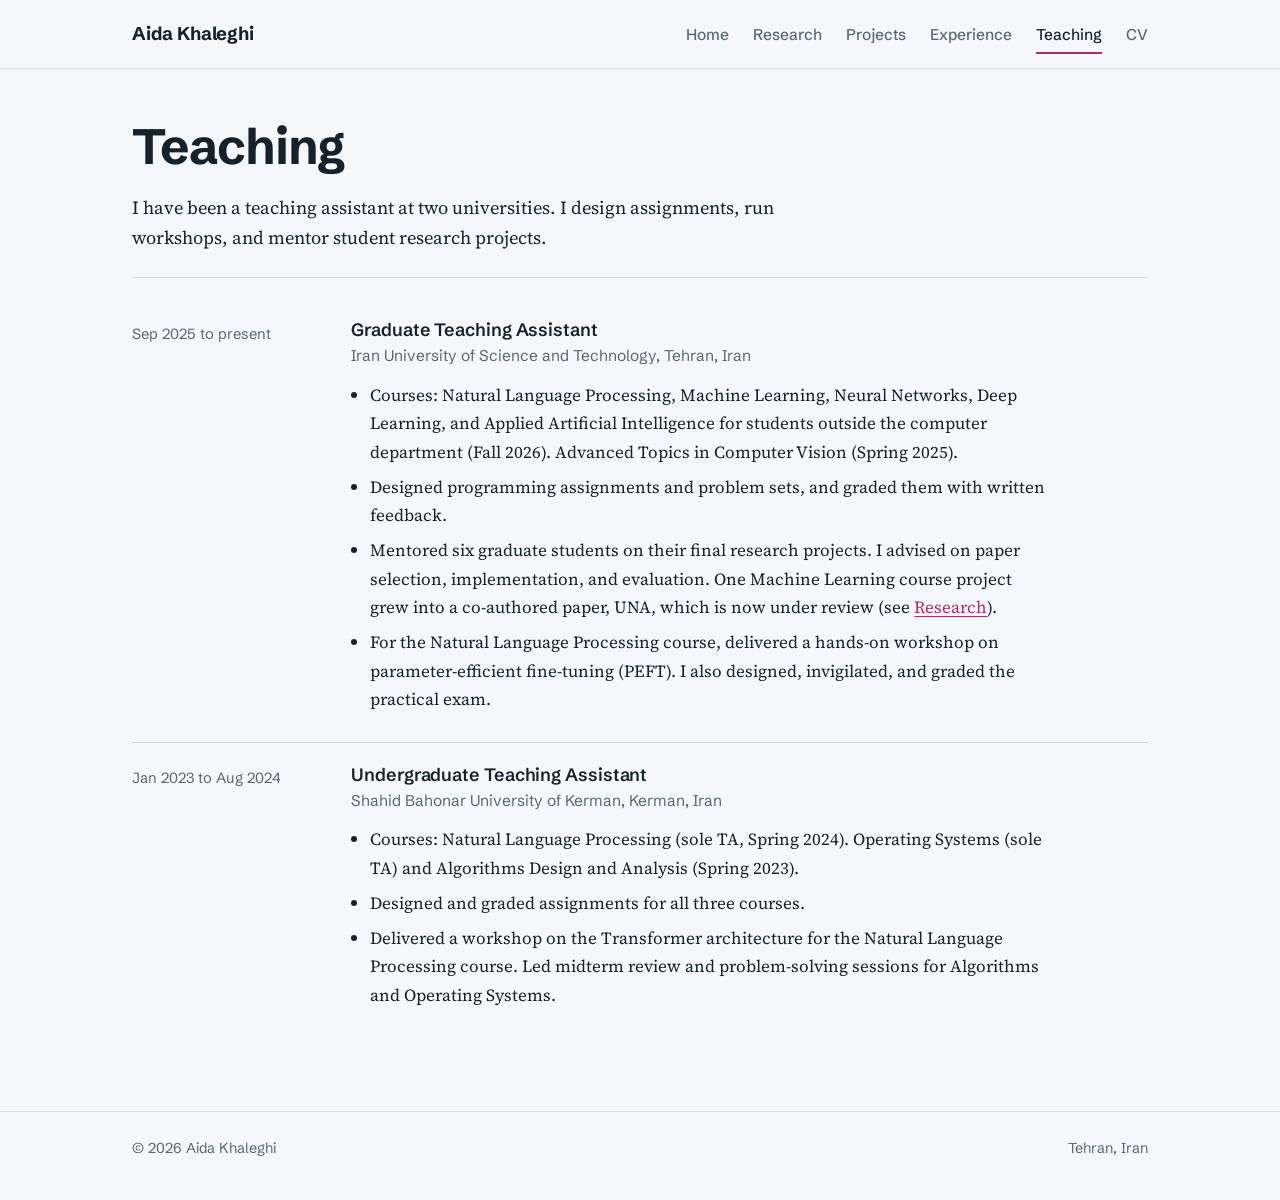
<file: site/teaching.html>
<!doctype html>
<html lang="en">
<head>
  <meta charset="utf-8">
  <meta name="viewport" content="width=device-width, initial-scale=1">
  <title>Teaching | Aida Khaleghi</title>
  <meta name="description" content="Teaching experience of Aida Khaleghi: teaching assistant for NLP, machine learning, deep learning, computer vision, algorithms and operating systems.">
  <meta property="og:title" content="Teaching | Aida Khaleghi">
  <meta property="og:description" content="Teaching experience of Aida Khaleghi: teaching assistant for NLP, machine learning, deep learning, computer vision, algorithms and operating systems.">
  <meta property="og:type" content="website">
  <meta name="theme-color" content="#f5f8fa">
  <link rel="icon" href="data:image/svg+xml,%3Csvg xmlns='http://www.w3.org/2000/svg' viewBox='0 0 32 32'%3E%3Crect width='32' height='32' rx='6' fill='%23b02a6b'/%3E%3Ctext x='16' y='22' font-family='Arial' font-size='15' font-weight='700' text-anchor='middle' fill='white'%3EAK%3C/text%3E%3C/svg%3E">
  <link rel="preconnect" href="https://fonts.googleapis.com">
  <link rel="preconnect" href="https://fonts.gstatic.com" crossorigin>
  <link rel="stylesheet" href="https://fonts.googleapis.com/css2?family=Schibsted+Grotesk:wght@500;600;700&family=Source+Serif+4:ital,opsz,wght@0,8..60,400;0,8..60,600;1,8..60,400&display=swap">
  <link rel="stylesheet" href="style.css">
</head>
<body>
  <a class="skip" href="#main">Skip to content</a>
  <header class="site-header">
    <div class="wrap">
      <a class="wordmark" href="index.html">Aida Khaleghi</a>
      <nav class="nav" aria-label="Main">
        <a href="index.html">Home</a>
        <a href="research.html">Research</a>
        <a href="projects.html">Projects</a>
        <a href="experience.html">Experience</a>
        <a href="teaching.html" aria-current="page">Teaching</a>
        <a href="cv.html">CV</a>
      </nav>
    </div>
  </header>
  <main id="main">
    <div class="wrap">

      <div class="page-head">
        <h1>Teaching</h1>
        <p>I have been a teaching assistant at two universities. I design assignments, run workshops, and mentor student research projects.</p>
      </div>

      <section class="section">
      <div class="entry">
        <div class="entry-meta">Sep 2025 to present</div>
        <div class="entry-body">
          <h3>Graduate Teaching Assistant</h3>
          <p class="entry-where">Iran University of Science and Technology, Tehran, Iran</p>
          <ul>
            <li>Courses: Natural Language Processing, Machine Learning, Neural Networks, Deep Learning, and Applied Artificial Intelligence for students outside the computer department (Fall 2026). Advanced Topics in Computer Vision (Spring 2025).</li>
            <li>Designed programming assignments and problem sets, and graded them with written feedback.</li>
            <li>Mentored six graduate students on their final research projects. I advised on paper selection, implementation, and evaluation. One Machine Learning course project grew into a co-authored paper, UNA, which is now under review (see <a href="research.html">Research</a>).</li>
            <li>For the Natural Language Processing course, delivered a hands-on workshop on parameter-efficient fine-tuning (PEFT). I also designed, invigilated, and graded the practical exam.</li>
          </ul>
        </div>
      </div>
      <div class="entry">
        <div class="entry-meta">Jan 2023 to Aug 2024</div>
        <div class="entry-body">
          <h3>Undergraduate Teaching Assistant</h3>
          <p class="entry-where">Shahid Bahonar University of Kerman, Kerman, Iran</p>
          <ul>
            <li>Courses: Natural Language Processing (sole TA, Spring 2024). Operating Systems (sole TA) and Algorithms Design and Analysis (Spring 2023).</li>
            <li>Designed and graded assignments for all three courses.</li>
            <li>Delivered a workshop on the Transformer architecture for the Natural Language Processing course. Led midterm review and problem-solving sessions for Algorithms and Operating Systems.</li>
          </ul>
        </div>
      </div>
      </section>

    </div>
  </main>
  <footer class="site-footer">
    <div class="wrap">
      <span>&copy; 2026 Aida Khaleghi</span>
      <span>Tehran, Iran</span>
    </div>
  </footer>
</body>
</html>
</file>
<file: style.css>
/* Aida Khaleghi — personal website
   Colors, fonts and spacing are set once in the variables below.
   Dark mode follows the system setting unless the toggle sets data-theme. */

:root {
  --bg: #faf8f5;
  --surface: #ffffff;
  --ink: #1b1a22;
  --muted: #5f5d6b;
  --faint: #8a8896;
  --rule: #e6e1da;
  --accent: #9e2a5e;
  --accent-soft: #f6e7ee;
  --accent-ink: #ffffff;
  --tone: #2f6f8a;
  --tone-soft: #e5f0f4;
  --ok: #2d7a4f;
  --ok-soft: #e4f2ea;
  --warn: #9a6512;
  --warn-soft: #f8eedc;
  --shadow: 0 1px 2px rgba(27, 26, 34, .04), 0 8px 24px rgba(27, 26, 34, .06);

  --font-display: "Newsreader", "Source Serif 4", Georgia, serif;
  --font-body: "Inter", "Helvetica Neue", Arial, sans-serif;
  --font-mono: "JetBrains Mono", ui-monospace, "SFMono-Regular", Menlo, monospace;

  --page: 62rem;
  --gutter: 1.25rem;
  --radius: 14px;
  color-scheme: light;
}

@media (prefers-color-scheme: dark) {
  :root:not([data-theme="light"]) {
    --bg: #121118;
    --surface: #1a1922;
    --ink: #ecebf1;
    --muted: #a8a6b5;
    --faint: #7d7b8a;
    --rule: #2b2a36;
    --accent: #f08bb8;
    --accent-soft: #3a2030;
    --accent-ink: #121118;
    --tone: #7cc0dc;
    --tone-soft: #1c2d35;
    --ok: #7fd3a2;
    --ok-soft: #1a2e23;
    --warn: #f0c070;
    --warn-soft: #33281a;
    --shadow: 0 1px 2px rgba(0, 0, 0, .3), 0 8px 24px rgba(0, 0, 0, .25);
    color-scheme: dark;
  }
}
:root[data-theme="dark"] {
  --bg: #121118;
  --surface: #1a1922;
  --ink: #ecebf1;
  --muted: #a8a6b5;
  --faint: #7d7b8a;
  --rule: #2b2a36;
  --accent: #f08bb8;
  --accent-soft: #3a2030;
  --accent-ink: #121118;
  --tone: #7cc0dc;
  --tone-soft: #1c2d35;
  --ok: #7fd3a2;
  --ok-soft: #1a2e23;
  --warn: #f0c070;
  --warn-soft: #33281a;
  --shadow: 0 1px 2px rgba(0, 0, 0, .3), 0 8px 24px rgba(0, 0, 0, .25);
  color-scheme: dark;
}

/* ---------- Base ---------- */

*, *::before, *::after { box-sizing: border-box; }

html { -webkit-text-size-adjust: 100%; scroll-behavior: smooth; scroll-padding-top: 5rem; }
@media (prefers-reduced-motion: reduce) { html { scroll-behavior: auto; } }

body {
  margin: 0;
  background: var(--bg);
  color: var(--ink);
  font-family: var(--font-body);
  font-size: 1rem;
  line-height: 1.65;
  -webkit-font-smoothing: antialiased;
}

a {
  color: var(--accent);
  text-decoration: underline;
  text-decoration-color: color-mix(in srgb, var(--accent) 35%, transparent);
  text-decoration-thickness: 1px;
  text-underline-offset: 0.2em;
  transition: text-decoration-color .15s;
}
a:hover { text-decoration-color: var(--accent); }

:focus-visible {
  outline: 2px solid var(--accent);
  outline-offset: 3px;
  border-radius: 4px;
}

h1, h2, h3 { margin: 0; font-weight: 600; line-height: 1.25; }
p { margin: 0 0 .8rem; }
ul { margin: 0; padding-left: 1.1rem; }
li { margin-bottom: .35rem; }
li::marker { color: var(--faint); }
strong { font-weight: 600; }

.wrap {
  max-width: var(--page);
  margin: 0 auto;
  padding: 0 var(--gutter);
}

.skip {
  position: absolute;
  left: -9999px;
  top: 0;
  z-index: 100;
  padding: .5rem 1rem;
  background: var(--accent);
  color: var(--accent-ink);
}
.skip:focus { left: 1rem; top: 1rem; }

.mono { font-family: var(--font-mono); font-size: .8rem; letter-spacing: .01em; }

/* ---------- Header ---------- */

.site-header {
  position: sticky;
  top: 0;
  z-index: 50;
  background: color-mix(in srgb, var(--bg) 86%, transparent);
  backdrop-filter: saturate(160%) blur(10px);
  -webkit-backdrop-filter: saturate(160%) blur(10px);
  border-bottom: 1px solid transparent;
  transition: border-color .2s;
}
.site-header.scrolled { border-bottom-color: var(--rule); }
.site-header .wrap {
  display: flex;
  align-items: center;
  gap: 1rem;
  height: 3.75rem;
}

.wordmark {
  font-family: var(--font-display);
  font-size: 1.2rem;
  font-weight: 600;
  color: var(--ink);
  text-decoration: none;
  margin-right: auto;
  white-space: nowrap;
}

.nav { display: flex; gap: .15rem; }
.nav a {
  color: var(--muted);
  text-decoration: none;
  font-size: .875rem;
  font-weight: 500;
  padding: .35rem .65rem;
  border-radius: 999px;
  transition: color .15s, background .15s;
}
.nav a:hover { color: var(--ink); background: var(--accent-soft); }
.nav a.active { color: var(--accent); background: var(--accent-soft); }

.icon-btn {
  display: inline-grid;
  place-items: center;
  width: 2.25rem;
  height: 2.25rem;
  border: 1px solid var(--rule);
  border-radius: 999px;
  background: var(--surface);
  color: var(--muted);
  cursor: pointer;
  flex: none;
}
.icon-btn:hover { color: var(--ink); }
.icon-btn svg { width: 1rem; height: 1rem; }
.theme-toggle .moon { display: none; }
:root[data-theme="dark"] .theme-toggle .sun { display: none; }
:root[data-theme="dark"] .theme-toggle .moon { display: block; }
@media (prefers-color-scheme: dark) {
  :root:not([data-theme="light"]) .theme-toggle .sun { display: none; }
  :root:not([data-theme="light"]) .theme-toggle .moon { display: block; }
}

.menu-toggle { display: none; }

@media (max-width: 760px) {
  .menu-toggle { display: inline-grid; }
  .nav {
    position: absolute;
    top: 3.75rem;
    left: 0;
    right: 0;
    flex-direction: column;
    gap: 0;
    padding: .5rem var(--gutter) 1rem;
    background: var(--bg);
    border-bottom: 1px solid var(--rule);
    display: none;
  }
  .nav.open { display: flex; }
  .nav a { padding: .6rem .75rem; border-radius: 8px; }
}

/* ---------- Hero ---------- */

.hero {
  display: grid;
  grid-template-columns: minmax(0, 1fr) 15rem;
  gap: 3rem;
  align-items: start;
  padding: 4rem 0 3rem;
}

.eyebrow {
  display: inline-flex;
  align-items: center;
  gap: .5rem;
  color: var(--muted);
  margin-bottom: 1.1rem;
}
.eyebrow .dot {
  width: .5rem;
  height: .5rem;
  border-radius: 50%;
  background: var(--ok);
  box-shadow: 0 0 0 4px var(--ok-soft);
}

.hero h1 {
  font-family: var(--font-display);
  font-size: clamp(2.6rem, 6vw, 3.75rem);
  font-weight: 500;
  letter-spacing: -0.02em;
  line-height: 1.05;
  margin-bottom: .6rem;
}

.role {
  font-size: 1.05rem;
  color: var(--muted);
  margin-bottom: 1.5rem;
}
.role a { color: var(--ink); text-decoration-color: var(--rule); }

.bio p { font-size: 1.0625rem; max-width: 40rem; }
.bio p:last-child { margin-bottom: 0; }

.callout {
  display: flex;
  gap: .75rem;
  align-items: flex-start;
  margin: 1.5rem 0;
  padding: .9rem 1.1rem;
  border-radius: 12px;
  background: var(--accent-soft);
  color: var(--ink);
  max-width: 40rem;
}
.callout svg { flex: none; width: 1.15rem; height: 1.15rem; margin-top: .2rem; color: var(--accent); }
.callout p { margin: 0; font-size: .95rem; }

.links { display: flex; flex-wrap: wrap; gap: .5rem; }

/* Institution logos: always on a white tile so they read in both themes */
.logo {
  display: inline-grid;
  place-items: center;
  flex: none;
  width: 2.5rem;
  height: 2.5rem;
  padding: .3rem;
  border-radius: 10px;
  background: #fff;
  border: 1px solid var(--rule);
}
.logo img { width: 100%; height: 100%; object-fit: contain; display: block; }
.logo-icon { background: var(--accent-soft); color: var(--accent); border-color: transparent; }
.logo-icon svg { width: 1.2rem; height: 1.2rem; }

.affils { display: flex; flex-wrap: wrap; gap: .5rem; margin: 0 0 1.25rem; }
.affil {
  display: inline-flex;
  align-items: center;
  gap: .6rem;
  padding: .3rem .9rem .3rem .3rem;
  border: 1px solid var(--rule);
  border-radius: 999px;
  background: var(--surface);
  color: var(--muted);
  font-size: .85rem;
  text-decoration: none;
  transition: border-color .15s, color .15s;
}
.affil:hover { border-color: var(--accent); color: var(--ink); }
.affil .logo { width: 2rem; height: 2rem; padding: .2rem; border-radius: 999px; }

.btn {
  display: inline-flex;
  align-items: center;
  gap: .45rem;
  padding: .5rem .9rem;
  border: 1px solid var(--rule);
  border-radius: 999px;
  background: var(--surface);
  color: var(--ink);
  font-size: .875rem;
  font-weight: 500;
  text-decoration: none;
  transition: border-color .15s, transform .15s;
}
.btn:hover { border-color: var(--accent); transform: translateY(-1px); }
.btn svg { width: 1rem; height: 1rem; flex: none; }
.btn.primary { background: var(--accent); border-color: var(--accent); color: var(--accent-ink); }
.btn.primary:hover { filter: brightness(1.08); }
.btn .glyph {
  display: inline-grid;
  place-items: center;
  width: 1rem;
  height: 1rem;
  border-radius: 3px;
  background: currentColor;
  font-size: .6rem;
  font-weight: 700;
  line-height: 1;
}
.btn .glyph span { color: var(--surface); }

.portrait-card {
  position: relative;
  margin: 0;
}
.portrait {
  aspect-ratio: 4 / 5;
  width: 100%;
  border-radius: var(--radius);
  overflow: hidden;
  background:
    radial-gradient(circle at 30% 25%, color-mix(in srgb, var(--accent) 30%, transparent), transparent 60%),
    radial-gradient(circle at 75% 80%, color-mix(in srgb, var(--tone) 35%, transparent), transparent 60%),
    var(--surface);
  border: 1px solid var(--rule);
  box-shadow: var(--shadow);
  display: grid;
  place-items: center;
}
.portrait > * { grid-area: 1 / 1; }
.portrait { position: relative; }
.portrait-tag {
  position: absolute;
  left: .75rem;
  bottom: .75rem;
  display: grid;
  gap: .05rem;
  padding: .45rem .8rem;
  border-radius: 10px;
  background: rgba(18, 17, 24, .72);
  backdrop-filter: blur(6px);
  -webkit-backdrop-filter: blur(6px);
  color: #fff;
  font-size: .85rem;
  font-weight: 500;
  line-height: 1.3;
}
.portrait-tag .mono { font-size: .65rem; text-transform: uppercase; letter-spacing: .08em; opacity: .7; }
.portrait img { width: 100%; height: 100%; object-fit: cover; display: block; }

@media (max-width: 760px) {
  .hero { grid-template-columns: 1fr; gap: 2rem; padding-top: 2.5rem; }
  .portrait-card { order: -1; display: flex; gap: 1rem; align-items: center; }
  .portrait { width: 6.5rem; flex: none; aspect-ratio: 1; border-radius: 50%; }
  .portrait-tag { display: none; }
}

/* ---------- Sections ---------- */

.section {
  padding: 3rem 0;
  border-top: 1px solid var(--rule);
}

.section-head {
  display: flex;
  align-items: baseline;
  gap: .9rem;
  margin-bottom: 1.75rem;
}
.section-head .num { color: var(--accent); }
.section-head h2 {
  font-family: var(--font-display);
  font-size: 1.85rem;
  font-weight: 500;
  letter-spacing: -0.01em;
}
.section-head .aside { margin-left: auto; color: var(--faint); }
.section-head .aside a { color: inherit; }
@media (max-width: 560px) { .section-head .aside { display: none; } }

.lede { color: var(--muted); max-width: 42rem; margin-bottom: 1.75rem; }

/* Research interests */

.interests {
  display: grid;
  grid-template-columns: repeat(4, minmax(0, 1fr));
  gap: .9rem;
}
.interest {
  padding: 1.1rem 1.1rem 1rem;
  border: 1px solid var(--rule);
  border-radius: var(--radius);
  background: var(--surface);
}
.interest svg { width: 1.6rem; height: 1.6rem; color: var(--accent); margin-bottom: .7rem; }
.interest h3 { font-size: .95rem; margin-bottom: .35rem; }
.interest p { font-size: .875rem; color: var(--muted); margin: 0; line-height: 1.55; }

@media (max-width: 900px) { .interests { grid-template-columns: repeat(2, minmax(0, 1fr)); } }
@media (max-width: 480px) { .interests { grid-template-columns: 1fr; } }

/* Timeline entries (research, teaching, industry, education) */

.entry {
  display: grid;
  grid-template-columns: 11rem minmax(0, 1fr);
  gap: 1.5rem;
  padding: 1.5rem 0;
}
.entry + .entry { border-top: 1px dashed var(--rule); }
.entry-meta { color: var(--faint); padding-top: .2rem; }
.entry-meta .badge { margin-top: .5rem; }
.entry h3 { font-size: 1.1rem; margin-bottom: .2rem; }
.entry-head { display: flex; gap: .85rem; align-items: flex-start; margin-bottom: .75rem; }
.entry-head .where { margin-bottom: 0; }

/* Timeline rail with a dot per entry; current positions get a live dot */
.timeline .entry .body { position: relative; padding-left: 1.6rem; }
.timeline .entry .body::before {
  content: "";
  position: absolute;
  left: 0;
  top: .4rem;
  bottom: -3rem;
  width: 1px;
  background: var(--rule);
}
.timeline .entry:last-of-type .body::before { bottom: 0; }
.timeline .entry .body::after {
  content: "";
  position: absolute;
  left: -.3rem;
  top: .9rem;
  width: .65rem;
  height: .65rem;
  border-radius: 50%;
  background: var(--bg);
  border: 2px solid var(--faint);
}
.timeline .entry.live .body::after {
  background: var(--ok);
  border-color: var(--ok);
  box-shadow: 0 0 0 4px var(--ok-soft);
}
@media (prefers-reduced-motion: no-preference) {
  .timeline .entry.live .body::after { animation: live 2.4s ease-in-out infinite; }
  @keyframes live { 0%, 100% { box-shadow: 0 0 0 3px var(--ok-soft); } 50% { box-shadow: 0 0 0 7px var(--ok-soft); } }
}
.entry .where { color: var(--muted); font-size: .925rem; margin-bottom: .75rem; }
.entry ul { color: var(--ink); }
.entry .body > p { max-width: 42rem; }

@media (max-width: 640px) {
  .entry { grid-template-columns: 1fr; gap: .35rem; }
}

.tags { display: flex; flex-wrap: wrap; gap: .4rem; margin-top: .9rem; }
.tag {
  font-family: var(--font-mono);
  font-size: .72rem;
  padding: .2rem .55rem;
  border-radius: 6px;
  background: var(--tone-soft);
  color: var(--tone);
}

.badge {
  display: inline-block;
  font-family: var(--font-mono);
  font-size: .7rem;
  font-weight: 500;
  letter-spacing: .02em;
  text-transform: uppercase;
  padding: .15rem .5rem;
  border-radius: 6px;
  background: var(--accent-soft);
  color: var(--accent);
  white-space: nowrap;
}
.badge.review { background: var(--warn-soft); color: var(--warn); }
.badge.prep { background: var(--tone-soft); color: var(--tone); }
.badge.now { background: var(--ok-soft); color: var(--ok); }

.result {
  display: flex;
  gap: .6rem;
  align-items: baseline;
  margin-top: .9rem;
  padding: .6rem .85rem;
  border-left: 3px solid var(--accent);
  background: var(--accent-soft);
  border-radius: 0 8px 8px 0;
  font-size: .925rem;
  max-width: 42rem;
}

/* Figure (X = L + S) */

.figure {
  margin: 1.25rem 0 .5rem;
  padding: 1.25rem;
  border: 1px solid var(--rule);
  border-radius: var(--radius);
  background: var(--surface);
  max-width: 42rem;
}
.figure svg { width: 100%; height: auto; display: block; }
.figure figcaption { margin-top: .9rem; font-size: .85rem; color: var(--muted); }
.cell-tone { fill: var(--tone); }
.cell-hot { fill: var(--accent); }
.cell-empty { fill: none; stroke: var(--rule); }
.fig-symbol { font-family: var(--font-body); font-size: 26px; fill: var(--muted); }
.fig-name { font-family: var(--font-display); font-size: 18px; font-style: italic; fill: var(--ink); }
.fig-label { font-family: var(--font-mono); font-size: 11px; fill: var(--muted); }

@media (prefers-reduced-motion: no-preference) {
  .cell-hot { animation: pulse 2.8s ease-in-out infinite; animation-delay: calc(var(--i) * .12s); }
  @keyframes pulse { 0%, 100% { fill-opacity: 1; } 50% { fill-opacity: .45; } }
}

/* Publications */

.pubs { display: grid; gap: .9rem; }
.pub {
  display: grid;
  grid-template-columns: minmax(0, 1fr) auto;
  gap: 1rem;
  padding: 1.15rem 1.25rem;
  border: 1px solid var(--rule);
  border-radius: var(--radius);
  background: var(--surface);
}
.pub h3 { font-size: 1.02rem; margin-bottom: .35rem; }
.pub .authors { color: var(--muted); font-size: .9rem; margin: 0 0 .2rem; }
.pub .authors strong { color: var(--ink); }
.pub .venue { color: var(--faint); font-size: .85rem; margin: 0; font-style: italic; }
.pub .note { font-size: .85rem; color: var(--muted); margin: .5rem 0 0; }
.pub .side { display: flex; flex-direction: column; align-items: flex-end; gap: .4rem; }
.pub .year { color: var(--faint); }

@media (max-width: 560px) {
  .pub { grid-template-columns: 1fr; }
  .pub .side { flex-direction: row; align-items: center; order: -1; }
}

/* Projects */

.projects {
  display: grid;
  grid-template-columns: repeat(2, minmax(0, 1fr));
  gap: 1rem;
}
.project {
  display: flex;
  flex-direction: column;
  padding: 1.3rem;
  border: 1px solid var(--rule);
  border-radius: var(--radius);
  background: var(--surface);
  transition: border-color .15s, box-shadow .15s, transform .15s;
}
.project:hover { border-color: color-mix(in srgb, var(--accent) 45%, var(--rule)); box-shadow: var(--shadow); transform: translateY(-2px); }
.project .kind { color: var(--accent); margin-bottom: .5rem; }
.project h3 { font-size: 1.05rem; margin-bottom: .5rem; }
.project p { font-size: .9rem; color: var(--muted); }
.metric {
  display: flex;
  align-items: baseline;
  gap: .5rem;
  margin: .25rem 0 1rem;
}
.metric b {
  font-family: var(--font-display);
  font-size: 1.6rem;
  font-weight: 500;
  color: var(--ink);
  line-height: 1;
}
.metric span { font-size: .8rem; color: var(--faint); }
.project .foot {
  margin-top: auto;
  display: flex;
  align-items: center;
  justify-content: space-between;
  gap: .75rem;
  padding-top: .9rem;
  border-top: 1px dashed var(--rule);
}
.project .foot .tags { margin: 0; }
.code-link {
  display: inline-flex;
  align-items: center;
  gap: .35rem;
  font-size: .85rem;
  font-weight: 500;
  white-space: nowrap;
  text-decoration: none;
}
.code-link svg { width: .95rem; height: .95rem; }

@media (max-width: 700px) { .projects { grid-template-columns: 1fr; } }

/* Education and honors */

.two-col {
  display: grid;
  grid-template-columns: minmax(0, 1.25fr) minmax(0, 1fr);
  gap: 2.5rem;
}
.two-col h3.col-title {
  font-family: var(--font-mono);
  font-size: .75rem;
  font-weight: 500;
  text-transform: uppercase;
  letter-spacing: .08em;
  color: var(--faint);
  margin-bottom: .5rem;
}
.edu { padding: 1rem 0; display: flex; gap: .85rem; align-items: flex-start; }
.edu + .edu { border-top: 1px dashed var(--rule); }
.edu h4 { margin: 0 0 .15rem; font-size: 1.02rem; font-weight: 600; }
.edu .where { color: var(--muted); font-size: .9rem; margin-bottom: .5rem; }
.edu .when { color: var(--faint); display: block; margin-bottom: .35rem; }
.edu ul { font-size: .925rem; }

.honors { list-style: none; padding: 0; margin: 0; }
.honors li { padding: 1rem 0; margin: 0; }
.honors li + li { border-top: 1px dashed var(--rule); }
.honors .year { color: var(--accent); display: block; margin-bottom: .2rem; }
.honors strong { display: block; font-size: .98rem; margin-bottom: .15rem; }
.honors p { margin: 0; font-size: .9rem; color: var(--muted); }

@media (max-width: 760px) { .two-col { grid-template-columns: 1fr; gap: 1rem; } }

/* Skills */

.skills { display: grid; gap: 0; margin: 0; }
.skills > div {
  display: grid;
  grid-template-columns: 11rem minmax(0, 1fr);
  gap: 1.5rem;
  padding: .85rem 0;
}
.skills > div + div { border-top: 1px dashed var(--rule); }
.skills dt { color: var(--faint); padding-top: .15rem; }
.skills dd { margin: 0; display: flex; flex-wrap: wrap; gap: .4rem; }
.skills dd span {
  font-size: .85rem;
  padding: .15rem .6rem;
  border: 1px solid var(--rule);
  border-radius: 999px;
  background: var(--surface);
}
@media (max-width: 640px) { .skills > div { grid-template-columns: 1fr; gap: .4rem; } }

/* Contact */

.contact {
  display: grid;
  grid-template-columns: minmax(0, 1.3fr) minmax(0, 1fr);
  gap: 2rem;
  padding: 2rem;
  border-radius: calc(var(--radius) + 4px);
  background: var(--surface);
  border: 1px solid var(--rule);
  box-shadow: var(--shadow);
}
.contact h3 { font-family: var(--font-display); font-size: 1.5rem; font-weight: 500; margin-bottom: .6rem; }
.contact p { color: var(--muted); }
.contact .links { margin-top: 1.1rem; }
.contact dl { margin: 0; display: grid; gap: .8rem; align-content: start; }
.contact dt { color: var(--faint); }
.contact dd { margin: 0; font-size: .95rem; }
@media (max-width: 700px) { .contact { grid-template-columns: 1fr; padding: 1.4rem; } }

/* ---------- Footer ---------- */

.site-footer {
  margin-top: 3rem;
  padding: 1.5rem 0 2.5rem;
  color: var(--faint);
  font-size: .85rem;
}
.site-footer .wrap { display: flex; justify-content: space-between; flex-wrap: wrap; gap: .5rem; }
.site-footer a { color: inherit; }

/* ---------- Reveal on scroll ---------- */

@media (prefers-reduced-motion: no-preference) {
  .js .reveal { opacity: 0; transform: translateY(12px); transition: opacity .6s ease, transform .6s ease; }
  .js .reveal.in { opacity: 1; transform: none; }
}

@media print {
  .site-header, .theme-toggle, .menu-toggle { display: none; }
  .section { break-inside: avoid; }
}
</file>
<file: site/style.css>
/* Aida Khaleghi — personal website
   Colors, fonts and spacing are set once in the variables below. */

:root {
  --bg: #f5f8fa;
  --ink: #13222d;
  --muted: #566772;
  --rule: #d3dde3;
  --accent: #b02a6b;
  --accent-ink: #ffffff;
  --tone: #3e6c86;

  --font-body: "Source Serif 4", "Source Serif Pro", Georgia, "Times New Roman", serif;
  --font-ui: "Schibsted Grotesk", "Helvetica Neue", Arial, sans-serif;

  --page: 66rem;
  --gutter: 1.25rem;
}

@media (prefers-color-scheme: dark) {
  :root {
    --bg: #0e1921;
    --ink: #e4ecf0;
    --muted: #98a9b4;
    --rule: #26373f;
    --accent: #f07ab0;
    --accent-ink: #0e1921;
    --tone: #7fb0c8;
  }
}

*, *::before, *::after { box-sizing: border-box; }

html { -webkit-text-size-adjust: 100%; }

body {
  margin: 0;
  background: var(--bg);
  color: var(--ink);
  font-family: var(--font-body);
  font-size: 1.0625rem;
  line-height: 1.68;
  text-rendering: optimizeLegibility;
}

a {
  color: var(--accent);
  text-decoration: underline;
  text-decoration-thickness: 1px;
  text-underline-offset: 0.2em;
}
a:hover { text-decoration-thickness: 2px; }

:focus-visible {
  outline: 2px solid var(--accent);
  outline-offset: 3px;
  border-radius: 2px;
}

.skip {
  position: absolute;
  left: var(--gutter);
  top: -4rem;
  background: var(--ink);
  color: var(--bg);
  padding: 0.5rem 0.9rem;
  font-family: var(--font-ui);
  z-index: 10;
}
.skip:focus { top: 0.75rem; }

.wrap {
  max-width: var(--page);
  margin: 0 auto;
  padding: 0 var(--gutter);
}

/* Header and navigation */

.site-header {
  border-bottom: 1px solid var(--rule);
}
.site-header .wrap {
  display: flex;
  flex-wrap: wrap;
  align-items: baseline;
  justify-content: space-between;
  gap: 0.25rem 2rem;
  padding-top: 1.1rem;
  padding-bottom: 0.9rem;
}
.wordmark {
  font-family: var(--font-ui);
  font-weight: 700;
  font-size: 1.15rem;
  letter-spacing: -0.01em;
  color: var(--ink);
  text-decoration: none;
}
.wordmark:hover { text-decoration: none; color: var(--accent); }

.nav {
  display: flex;
  flex-wrap: wrap;
  gap: 0.1rem 1.5rem;
  font-family: var(--font-ui);
  font-size: 0.97rem;
  font-weight: 500;
}
.nav a {
  color: var(--muted);
  text-decoration: none;
  padding: 0.25rem 0;
  border-bottom: 2px solid transparent;
}
.nav a:hover { color: var(--ink); }
.nav a[aria-current="page"] {
  color: var(--ink);
  border-bottom-color: var(--accent);
}

/* Headings */

h1, h2, h3 {
  font-family: var(--font-ui);
  line-height: 1.2;
  margin: 0;
  color: var(--ink);
}
h1 {
  font-weight: 700;
  font-size: clamp(2.1rem, 4.6vw, 3.1rem);
  letter-spacing: -0.025em;
}
h2 {
  font-weight: 600;
  font-size: 1.4rem;
  letter-spacing: -0.012em;
}
h3 {
  font-weight: 600;
  font-size: 1.12rem;
  letter-spacing: -0.005em;
}

p { margin: 0 0 1rem; max-width: 44rem; }
ul { margin: 0 0 1rem; padding-left: 1.2rem; max-width: 44rem; }
li { margin-bottom: 0.4rem; }

.muted { color: var(--muted); }

/* Home hero */

.hero {
  display: grid;
  grid-template-columns: minmax(0, 1.15fr) minmax(0, 1fr);
  gap: 2.5rem 3.5rem;
  align-items: center;
  padding: 3.5rem 0 3.5rem;
}
.hero-name {
  display: flex;
  align-items: center;
  gap: 1.1rem;
  margin-bottom: 0.9rem;
}
.portrait {
  width: 5.5rem;
  height: 5.5rem;
  border-radius: 50%;
  object-fit: cover;
  flex: none;
  border: 1px solid var(--rule);
}
.role {
  font-family: var(--font-ui);
  font-size: 1.05rem;
  color: var(--muted);
  margin: 0 0 1.4rem;
}
.lead {
  font-size: 1.2rem;
  line-height: 1.6;
  margin-bottom: 1.1rem;
}
.status {
  margin-bottom: 1.5rem;
}
.actions {
  display: flex;
  flex-wrap: wrap;
  gap: 0.7rem;
  margin-bottom: 1.25rem;
}
.button {
  display: inline-block;
  font-family: var(--font-ui);
  font-weight: 600;
  font-size: 0.97rem;
  padding: 0.6rem 1.1rem;
  border-radius: 6px;
  border: 1.5px solid var(--accent);
  text-decoration: none;
}
.button.primary { background: var(--accent); color: var(--accent-ink); }
.button.primary:hover { filter: brightness(0.93); }
.button.secondary { color: var(--accent); }
.button.secondary:hover { background: color-mix(in srgb, var(--accent) 10%, transparent); }

.contact-links {
  display: flex;
  flex-wrap: wrap;
  gap: 0.2rem 1.4rem;
  font-family: var(--font-ui);
  font-size: 0.95rem;
}

/* Decomposition figure */

.figure { margin: 0; }
.figure svg { display: block; width: 100%; height: auto; }
.figure figcaption {
  font-size: 0.95rem;
  line-height: 1.55;
  color: var(--muted);
  margin-top: 0.8rem;
  max-width: 34rem;
}
.cell-empty { fill: none; stroke: var(--rule); stroke-width: 1; }
.cell-tone { fill: var(--tone); }
.cell-hot { fill: var(--accent); }
.fig-label {
  font-family: var(--font-ui);
  font-size: 11.5px;
  fill: var(--muted);
}
.fig-symbol {
  font-family: var(--font-ui);
  font-size: 30px;
  font-weight: 500;
  fill: var(--muted);
}
.fig-name {
  font-family: var(--font-ui);
  font-size: 15px;
  font-weight: 700;
  fill: var(--ink);
}

@media (prefers-reduced-motion: no-preference) {
  .cell-hot {
    animation: appear 0.7s ease-out both;
    animation-delay: calc(0.5s + var(--i, 0) * 0.14s);
  }
  @keyframes appear {
    from { opacity: 0; }
    to { opacity: 1; }
  }
}

/* Sections */

.section {
  border-top: 1px solid var(--rule);
  padding: 2.4rem 0 1.6rem;
}
.section > h2 { margin-bottom: 1.2rem; }

.page-head {
  padding: 3rem 0 1.4rem;
}
.page-head p {
  font-size: 1.15rem;
  margin: 1rem 0 0;
  color: var(--ink);
}

/* Entries: dates or labels on the left, details on the right */

.entry {
  display: grid;
  grid-template-columns: 11.5rem minmax(0, 1fr);
  gap: 0.35rem 2.2rem;
  padding: 1.35rem 0;
  border-top: 1px solid var(--rule);
}
.entry:first-of-type { border-top: 0; padding-top: 0.2rem; }
.entry-meta {
  font-family: var(--font-ui);
  font-size: 0.92rem;
  line-height: 1.5;
  color: var(--muted);
  padding-top: 0.2rem;
}
.entry-body h3 { margin-bottom: 0.15rem; }
.entry-body h3 + p:not(.entry-where) { margin-top: 0.5rem; }
.entry-where {
  font-family: var(--font-ui);
  font-size: 0.97rem;
  color: var(--muted);
  margin-bottom: 0.7rem;
}
.entry-body p:last-child,
.entry-body ul:last-child { margin-bottom: 0; }
.stack {
  font-family: var(--font-ui);
  font-size: 0.9rem;
  color: var(--muted);
  margin-top: 0.7rem;
}
.result {
  font-weight: 600;
}

.interests .entry-meta {
  font-weight: 600;
  color: var(--ink);
  font-size: 0.98rem;
}

.manuscript { margin-bottom: 1.1rem; }
.manuscript .status-line {
  font-family: var(--font-ui);
  font-size: 0.92rem;
  color: var(--muted);
}

/* Skills list */

.skills { margin: 0; }
.skills dt {
  font-family: var(--font-ui);
  font-weight: 600;
  font-size: 0.97rem;
  margin-top: 0.9rem;
}
.skills dd { margin: 0.1rem 0 0; max-width: 44rem; }

/* Footer */

.site-footer {
  border-top: 1px solid var(--rule);
  margin-top: 3rem;
  padding: 1.5rem 0 2.5rem;
  font-family: var(--font-ui);
  font-size: 0.9rem;
  color: var(--muted);
}
.site-footer .wrap {
  display: flex;
  flex-wrap: wrap;
  justify-content: space-between;
  gap: 0.4rem 2rem;
}

/* Small screens */

@media (max-width: 52rem) {
  .hero {
    grid-template-columns: 1fr;
    padding: 2.2rem 0 2.4rem;
  }
  .entry {
    grid-template-columns: 1fr;
    gap: 0.1rem;
  }
  .entry-meta { padding-top: 0; margin-bottom: 0.2rem; }
}

@media print {
  .site-header .nav, .actions, .skip { display: none; }
  body { background: #fff; color: #000; }
}
</file>
